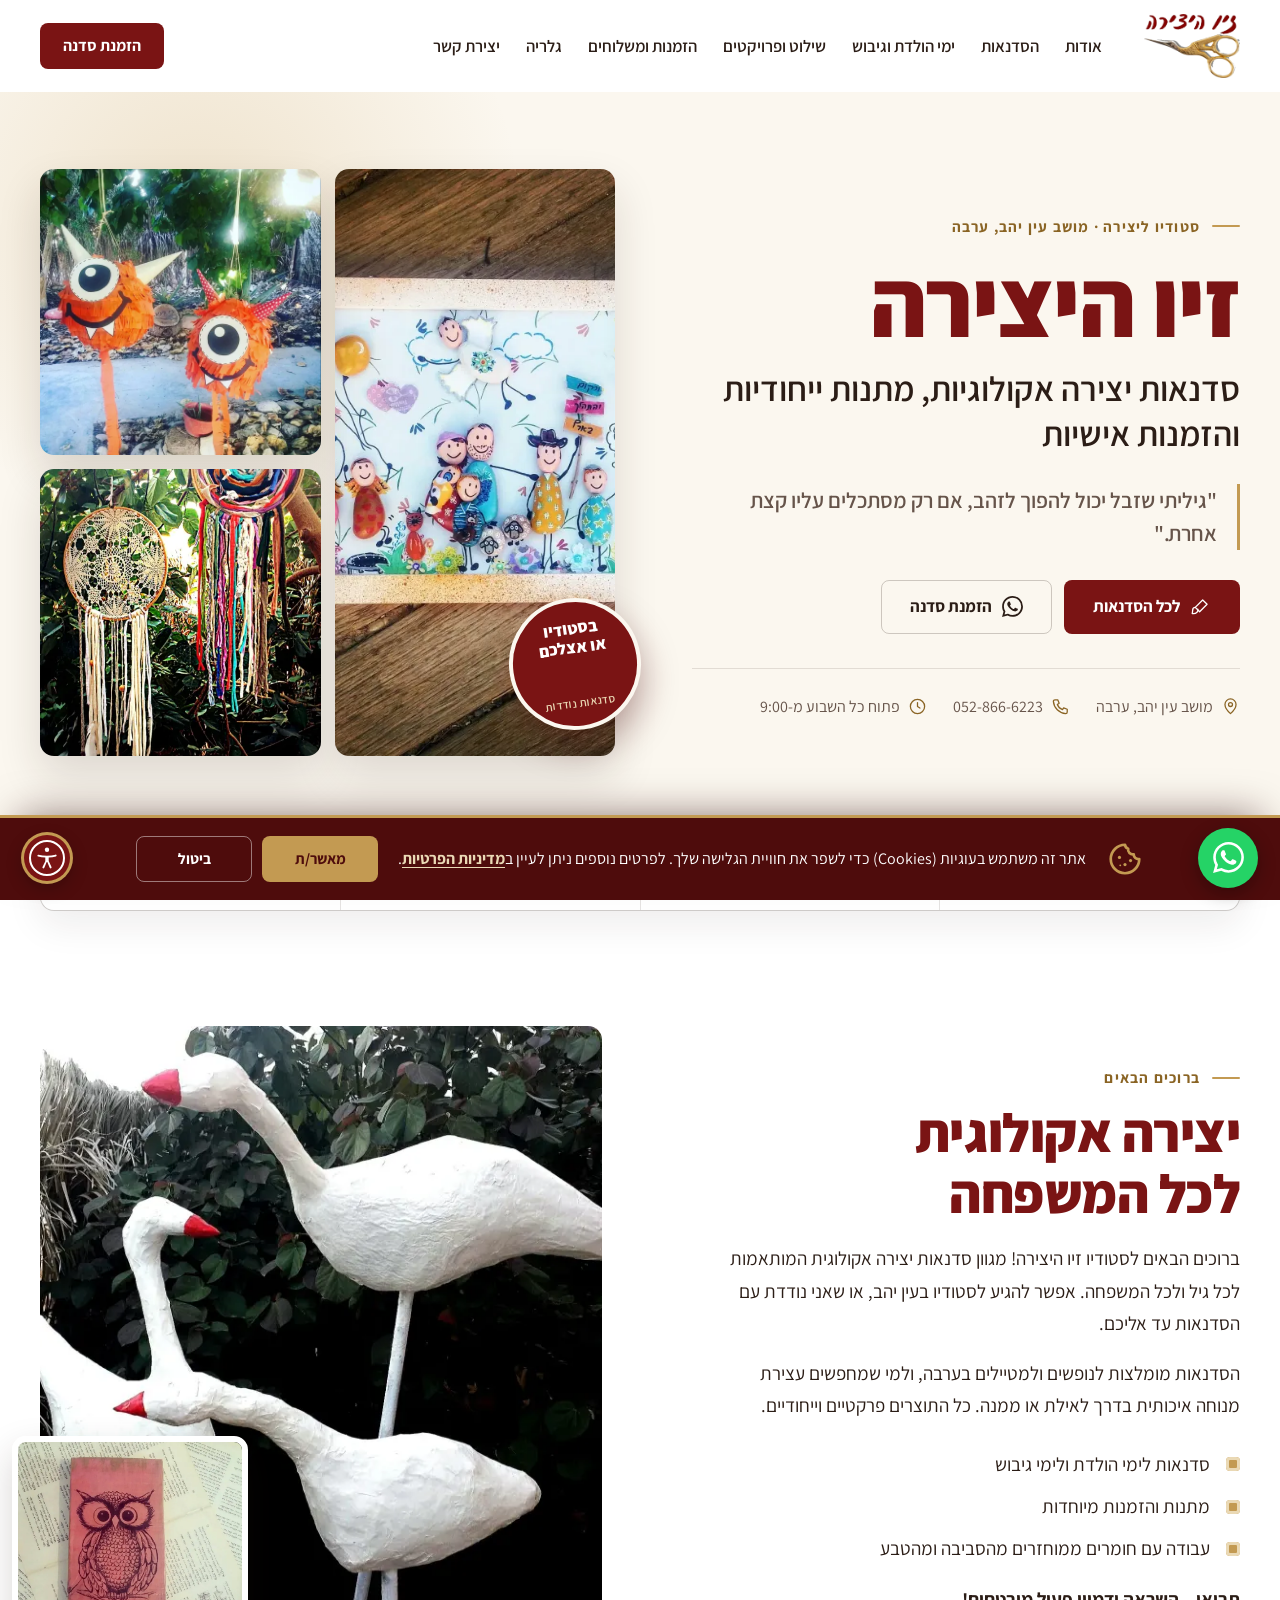
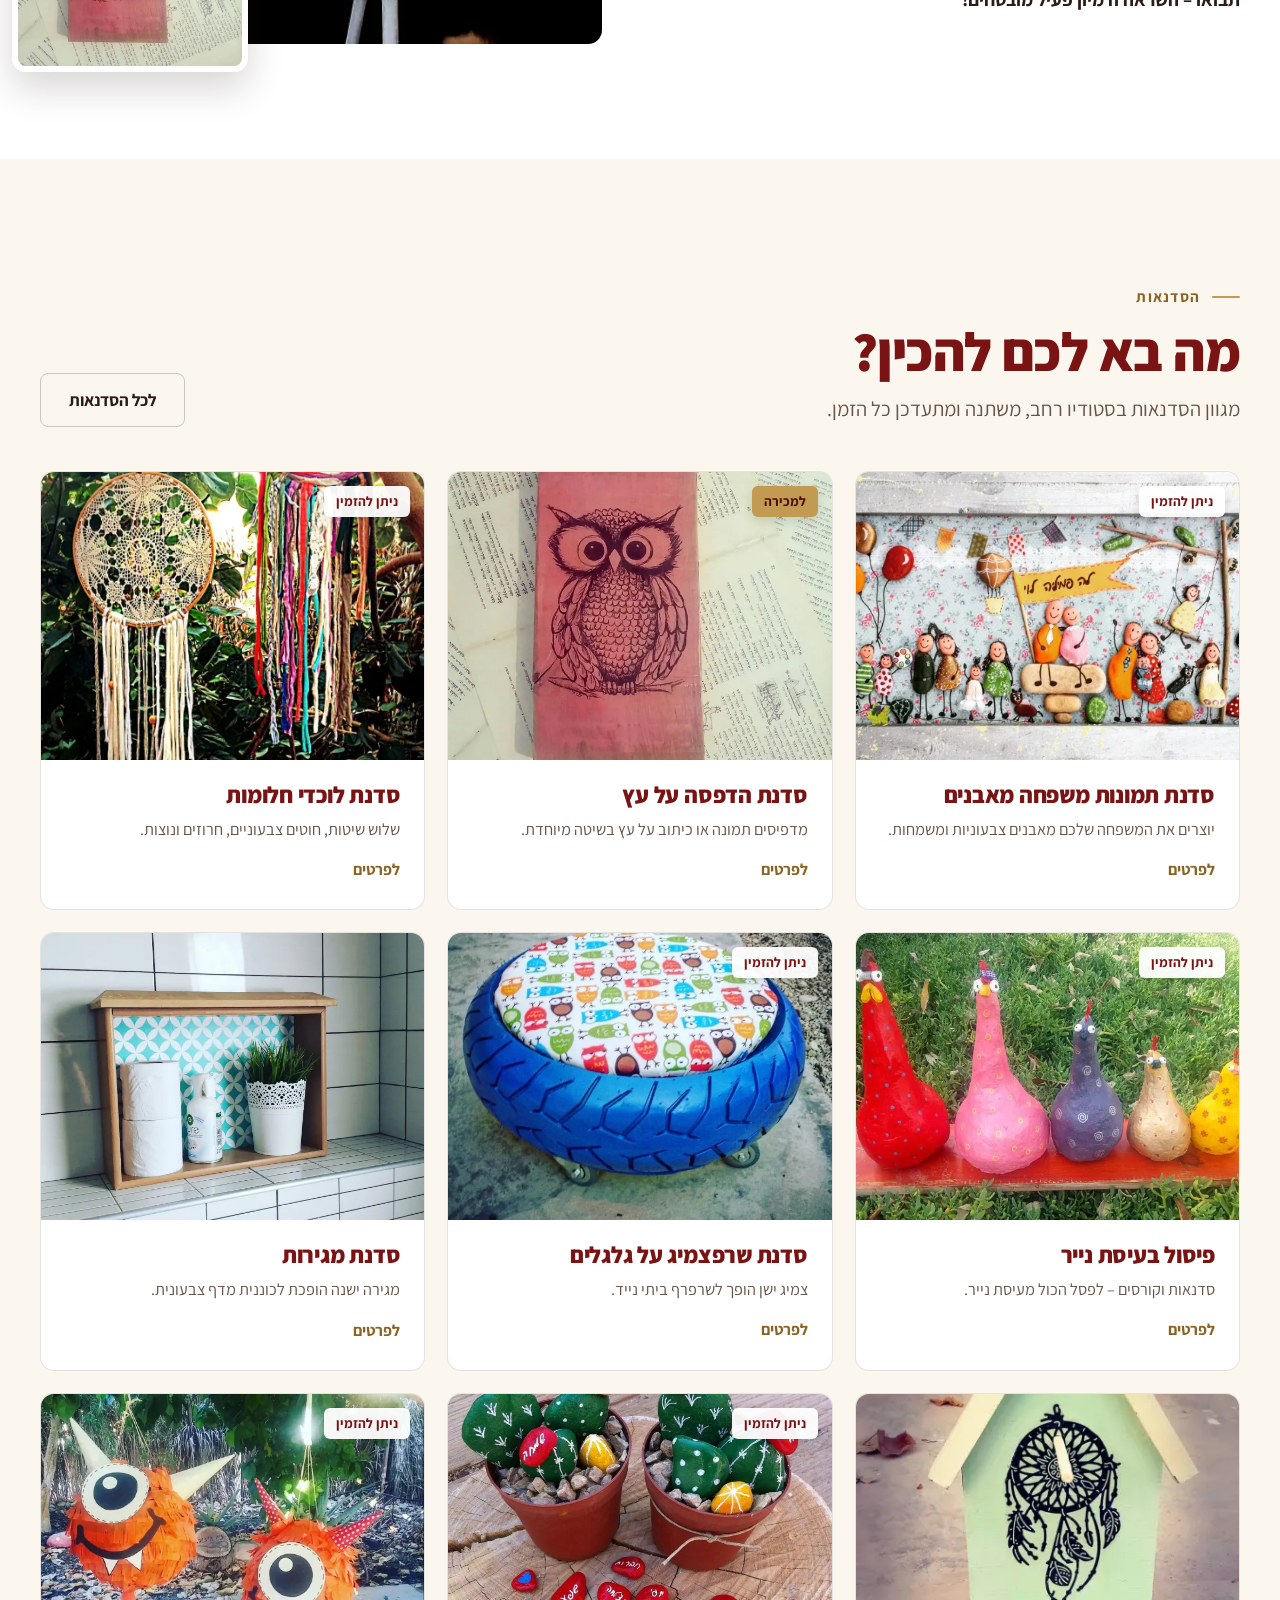
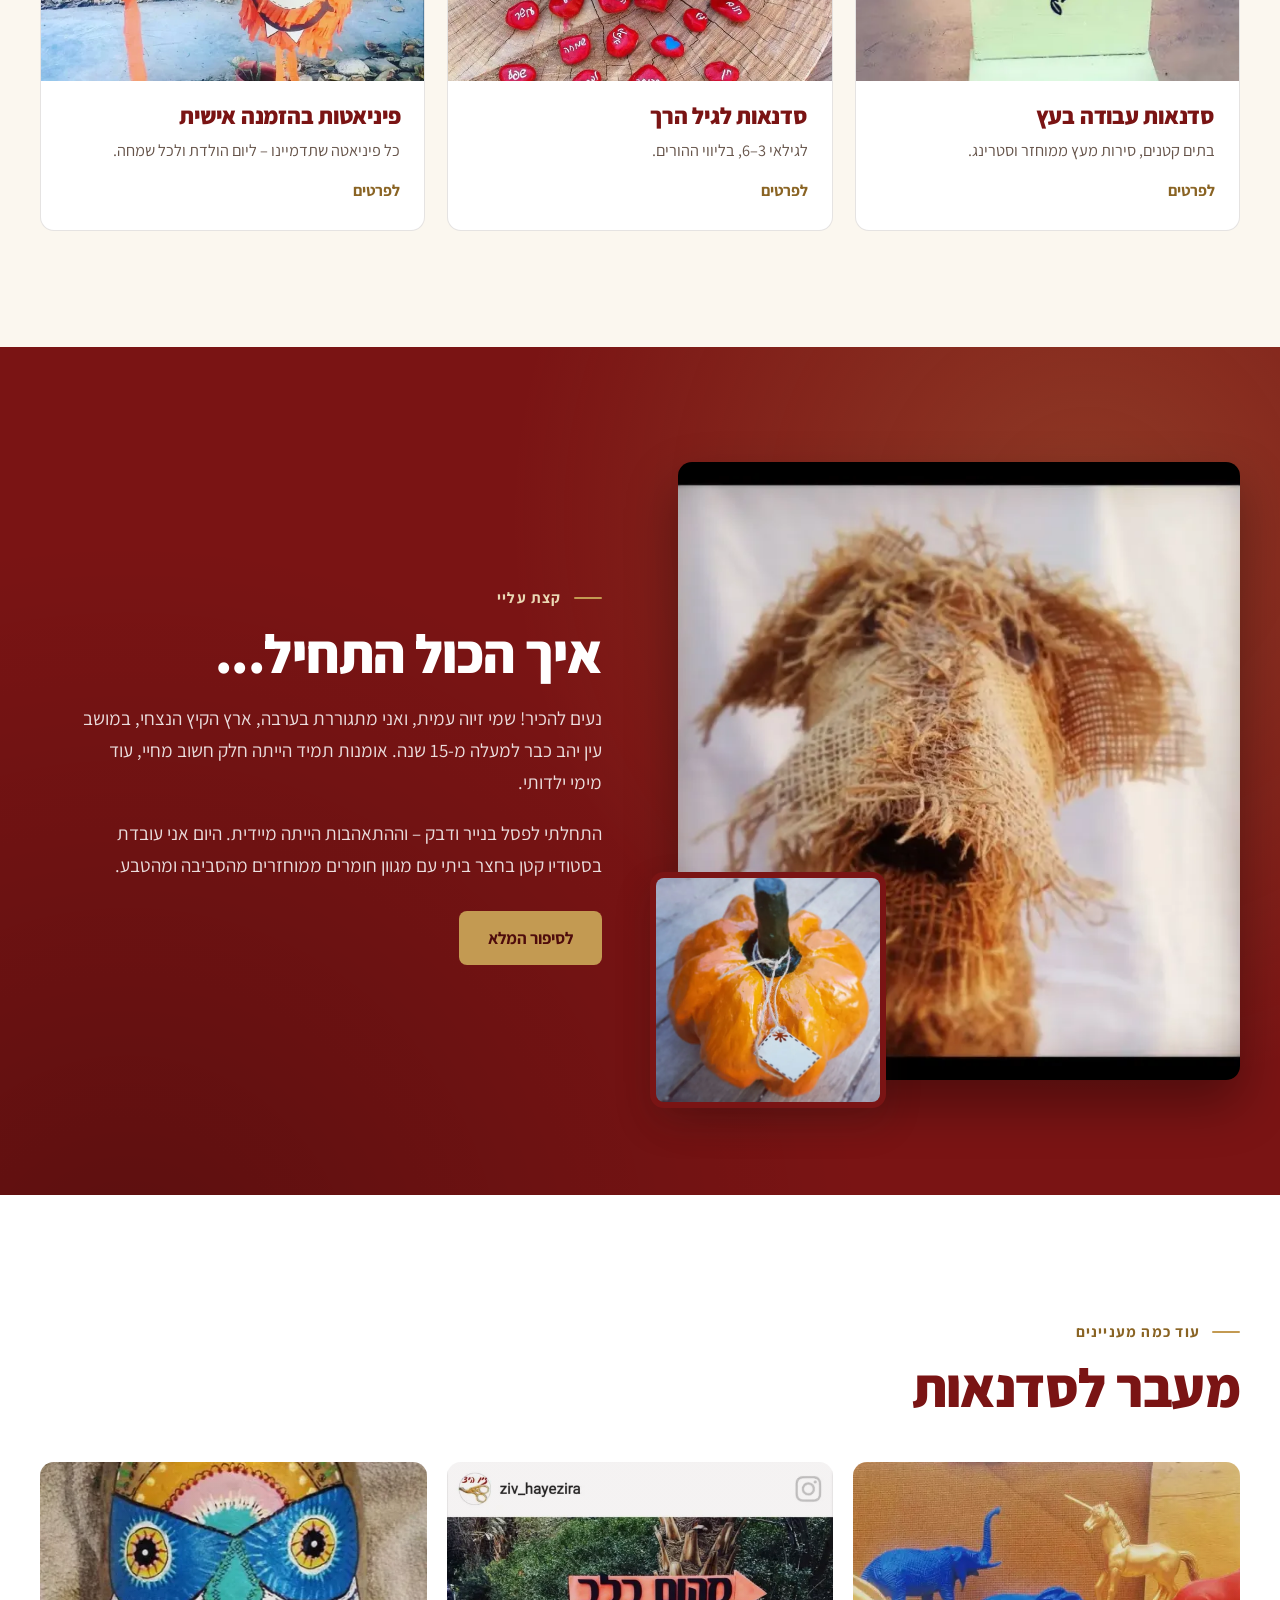
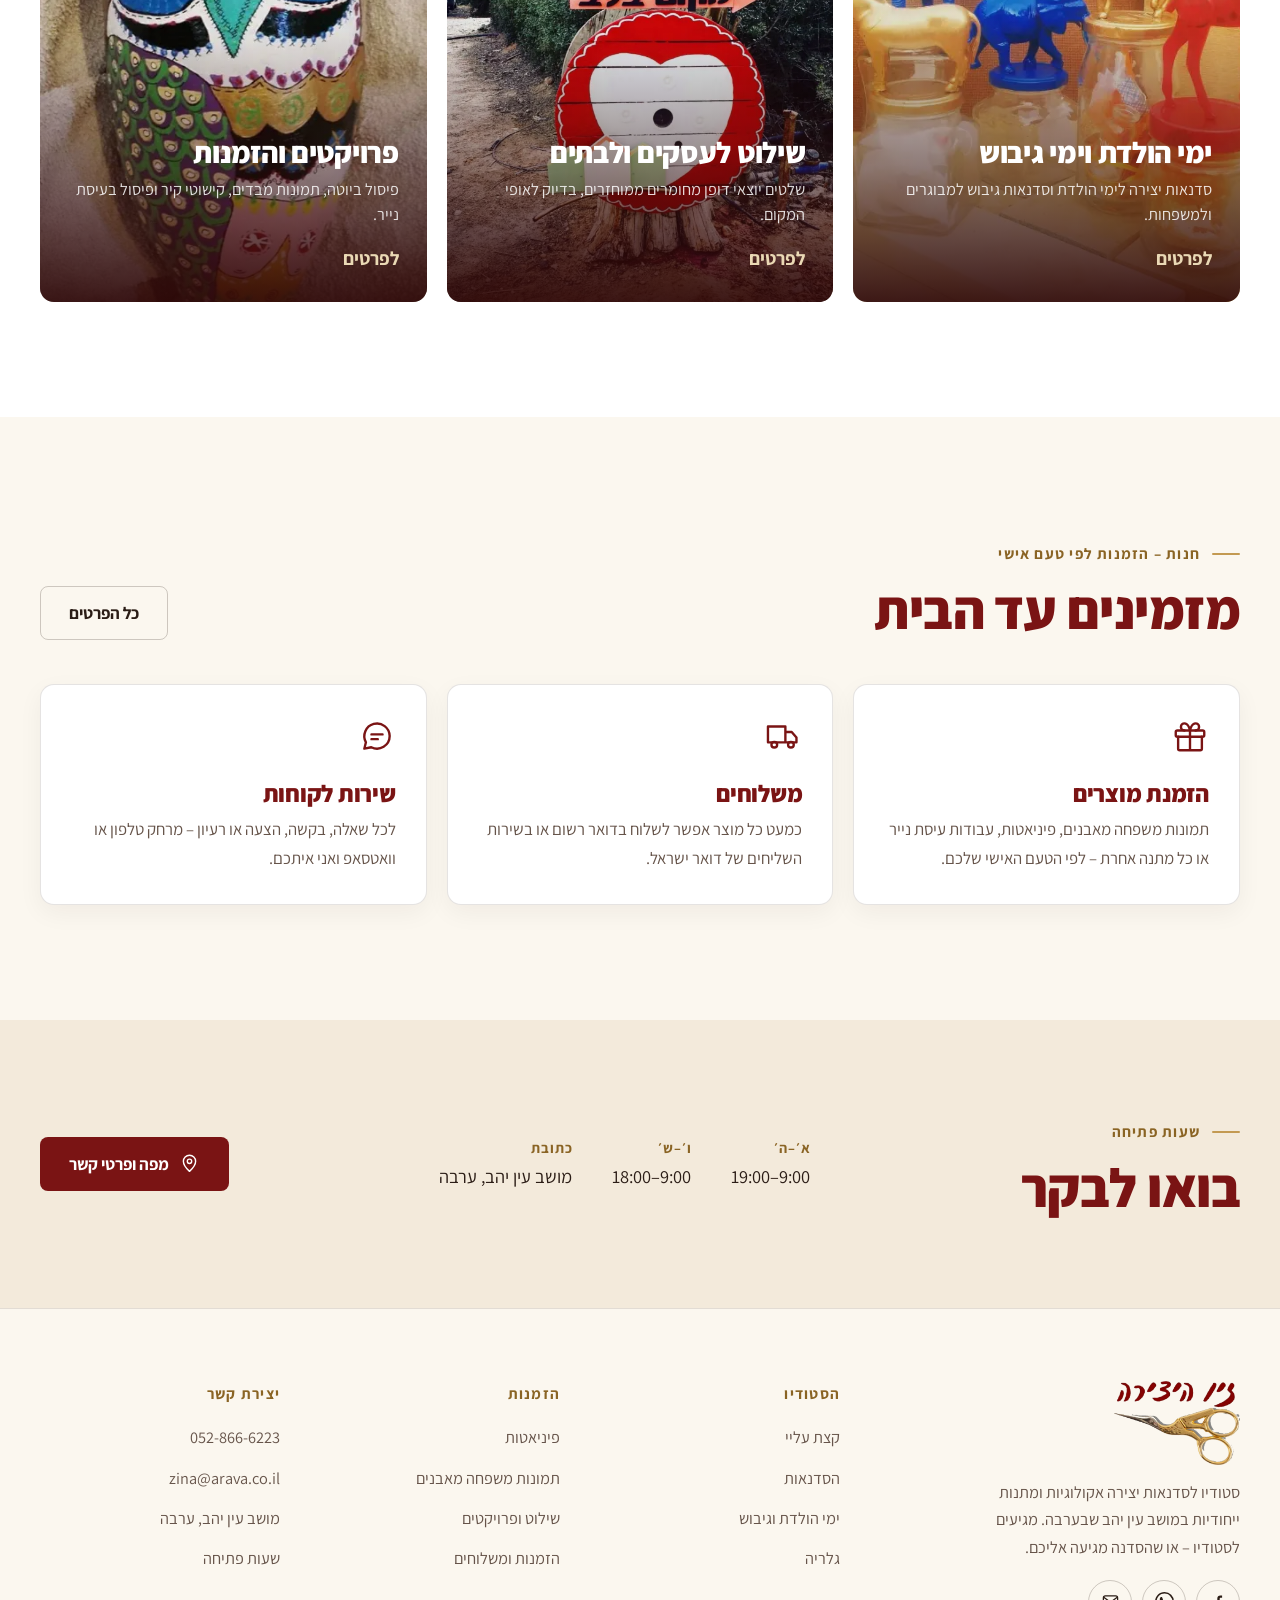
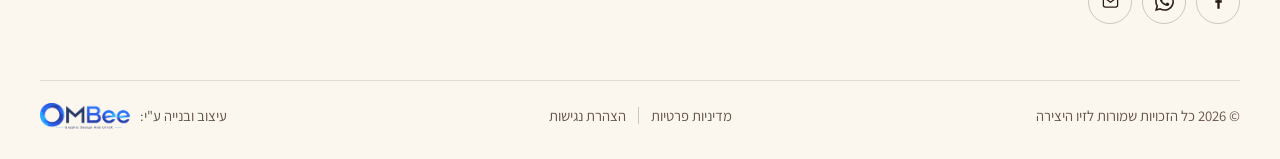
<file: index.html>
<!doctype html>
<html lang="he" dir="rtl">
<head>
<meta charset="utf-8">
<meta name="viewport" content="width=device-width, initial-scale=1, viewport-fit=cover">
<title>זיו היצירה · סדנאות יצירה אקולוגיות ומתנות ייחודיות · עין יהב</title>
<meta name="description" content="זיו היצירה – סטודיו לסדנאות יצירה אקולוגיות ומתנות ייחודיות במושב עין יהב שבערבה. סדנאות לכל המשפחה, ימי הולדת וגיבוש, פיניאטות, תמונות משפחה מאבנים ועבודות בהזמנה אישית.">
<meta name="theme-color" content="#7a1414">
<meta property="og:type" content="website">
<meta property="og:locale" content="he_IL">
<meta property="og:site_name" content="זיו היצירה">
<meta property="og:title" content="זיו היצירה · סדנאות יצירה אקולוגיות ומתנות ייחודיות · עין יהב">
<meta property="og:description" content="זיו היצירה – סטודיו לסדנאות יצירה אקולוגיות ומתנות ייחודיות במושב עין יהב שבערבה. סדנאות לכל המשפחה, ימי הולדת וגיבוש, פיניאטות, תמונות משפחה מאבנים ועבודות בהזמנה אישית.">
<meta property="og:image" content="images/stones-1.webp">
<link rel="icon" type="image/webp" href="images/logo-ziv%20yetzira.webp">
<link rel="apple-touch-icon" href="images/logo-ziv%20yetzira.webp">
<script>if(innerWidth>1600)document.documentElement.style.zoom=Math.min(innerWidth/1600,2.2)</script>
<link rel="stylesheet" href="css/site.css">
</head>
<body>
<a class="skip" href="#main">דלג לתוכן</a>
<header class="site-header">
  <div class="wrap">
    <button class="burger" type="button" aria-label="פתיחת תפריט" aria-expanded="false" aria-controls="site-nav"><svg viewBox="0 0 24 24" aria-hidden="true"><path d="M3.5 6.5h17M3.5 12h17M3.5 17.5h17"/></svg></button>
    <a class="brand" href="index.html" aria-label="זיו היצירה – דף הבית"><img src="images/logo-ziv%20yetzira.webp" alt="זיו היצירה" width="903" height="603"></a>
    <nav class="nav" id="site-nav" aria-label="ניווט ראשי">
      <div class="drawer-head">
        <a class="drawer-logo" href="index.html"><img src="images/logo-ziv%20yetzira.webp" alt="זיו היצירה" width="903" height="603"></a>
        <button class="drawer-x" type="button" aria-label="סגירת תפריט"><svg viewBox="0 0 24 24" fill="none" stroke="currentColor" stroke-width="1.8" stroke-linecap="round" aria-hidden="true"><path d="M6 6l12 12M18 6 6 18"/></svg></button>
      </div>
      <div class="drawer-links">
        <a href="about.html">אודות</a>
        <a href="workshops.html">הסדנאות</a>
        <a href="events.html">ימי הולדת וגיבוש</a>
        <a href="projects.html">שילוט ופרויקטים</a>
        <a href="orders.html">הזמנות ומשלוחים</a>
        <a href="gallery.html">גלריה</a>
        <a href="contact.html">יצירת קשר</a>
      </div>
      <div class="drawer-cta">
        <a class="btn btn-primary" href="https://wa.me/972528666223?text=%D7%94%D7%99%D7%99%20%D7%96%D7%99%D7%95%D7%94%2C%20%D7%94%D7%92%D7%A2%D7%AA%D7%99%20%D7%93%D7%A8%D7%9A%20%D7%94%D7%90%D7%AA%D7%A8%20%D7%95%D7%90%D7%A9%D7%9E%D7%97%20%D7%9C%D7%A9%D7%9E%D7%95%D7%A2%20%D7%A4%D7%A8%D7%98%D7%99%D7%9D%20%D7%A2%D7%9C%20%D7%94%D7%A1%D7%93%D7%A0%D7%90%D7%95%D7%AA" target="_blank" rel="noopener"><svg viewBox="0 0 24 24" fill="currentColor" aria-hidden="true"><path d="M17.472 14.382c-.297-.149-1.758-.867-2.03-.967-.273-.099-.471-.148-.67.15-.197.297-.767.966-.94 1.164-.173.199-.347.223-.644.075-.297-.15-1.255-.463-2.39-1.475-.883-.788-1.48-1.761-1.653-2.059-.173-.297-.018-.458.13-.606.134-.133.298-.347.446-.52.149-.174.198-.298.298-.497.099-.198.05-.371-.025-.52-.075-.149-.669-1.612-.916-2.207-.242-.579-.487-.5-.669-.51-.173-.008-.371-.01-.57-.01-.198 0-.52.074-.792.372-.272.297-1.04 1.016-1.04 2.479 0 1.462 1.065 2.875 1.213 3.074.149.198 2.096 3.2 5.077 4.487.709.306 1.262.489 1.694.625.712.227 1.36.195 1.871.118.571-.085 1.758-.719 2.006-1.413.248-.694.248-1.289.173-1.413-.074-.124-.272-.198-.57-.347m-5.421 7.403h-.004a9.87 9.87 0 0 1-5.031-1.378l-.361-.214-3.741.982.998-3.648-.235-.374a9.86 9.86 0 0 1-1.51-5.26c.001-5.45 4.436-9.884 9.888-9.884 2.64 0 5.122 1.03 6.988 2.898a9.825 9.825 0 0 1 2.893 6.994c-.003 5.45-4.437 9.884-9.885 9.884m8.413-18.297A11.815 11.815 0 0 0 12.05 0C5.495 0 .16 5.335.157 11.892c0 2.096.547 4.142 1.588 5.945L.057 24l6.305-1.654a11.882 11.882 0 0 0 5.683 1.448h.005c6.554 0 11.89-5.335 11.893-11.893a11.821 11.821 0 0 0-3.48-8.413Z"/></svg> הזמנת סדנה</a>
        <div class="drawer-contact">
          <a href="tel:0528666223"><svg viewBox="0 0 24 24" fill="none" stroke="currentColor" stroke-width="1.6" stroke-linecap="round" stroke-linejoin="round" aria-hidden="true"><path d="M5 3.5h3.5l1.8 4.5-2.3 1.5a11 11 0 0 0 6.5 6.5l1.5-2.3 4.5 1.8V19a2 2 0 0 1-2 2A17 17 0 0 1 3 5.5a2 2 0 0 1 2-2Z"/></svg> <bdi dir="ltr">052-866-6223</bdi></a>
          <a href="https://waze.com/ul?q=%D7%A2%D7%99%D7%9F%20%D7%99%D7%94%D7%91&navigate=yes" target="_blank" rel="noopener"><svg viewBox="0 0 24 24" fill="none" stroke="currentColor" stroke-width="1.6" stroke-linecap="round" stroke-linejoin="round" aria-hidden="true"><path d="M12 21s-7-6.2-7-11.5a7 7 0 0 1 14 0C19 14.8 12 21 12 21Z"/><circle cx="12" cy="9.5" r="2.5"/></svg> Waze</a>
        </div>
      </div>
    </nav>
    <div class="nav-scrim" hidden></div>
    <a class="btn btn-primary header-cta" href="https://wa.me/972528666223?text=%D7%94%D7%99%D7%99%20%D7%96%D7%99%D7%95%D7%94%2C%20%D7%94%D7%92%D7%A2%D7%AA%D7%99%20%D7%93%D7%A8%D7%9A%20%D7%94%D7%90%D7%AA%D7%A8%20%D7%95%D7%90%D7%A9%D7%9E%D7%97%20%D7%9C%D7%A9%D7%9E%D7%95%D7%A2%20%D7%A4%D7%A8%D7%98%D7%99%D7%9D%20%D7%A2%D7%9C%20%D7%94%D7%A1%D7%93%D7%A0%D7%90%D7%95%D7%AA" target="_blank" rel="noopener">הזמנת סדנה</a>
  </div>
</header>
<main id="main">
<section class="hero" aria-labelledby="hero-title">
  <div class="wrap hero-grid">
    <div>
      <span class="eyebrow">סטודיו ליצירה · מושב עין יהב, ערבה</span>
      <h1 id="hero-title">זיו היצירה<em>סדנאות יצירה אקולוגיות, מתנות ייחודיות והזמנות אישיות</em></h1>
      <p class="quote">"גיליתי שזבל יכול להפוך לזהב, אם רק מסתכלים עליו קצת אחרת."</p>
      <div class="actions">
        <a class="btn btn-primary" href="workshops.html"><svg viewBox="0 0 24 24" fill="none" stroke="currentColor" stroke-width="1.5" stroke-linecap="round" stroke-linejoin="round" aria-hidden="true"><path d="M14.5 4.5 19.5 9.5 11 18l-5-5 8.5-8.5Z"/><path d="M6 13c-2 0-3 1.5-3 3.5S2.5 20 2.5 20s3.5.5 5.5-1.5c1-1 1.5-2 1-3.5"/></svg> לכל הסדנאות</a>
        <a class="btn btn-ghost" href="https://wa.me/972528666223?text=%D7%94%D7%99%D7%99%20%D7%96%D7%99%D7%95%D7%94%2C%20%D7%94%D7%92%D7%A2%D7%AA%D7%99%20%D7%93%D7%A8%D7%9A%20%D7%94%D7%90%D7%AA%D7%A8%20%D7%95%D7%90%D7%A9%D7%9E%D7%97%20%D7%9C%D7%A9%D7%9E%D7%95%D7%A2%20%D7%A4%D7%A8%D7%98%D7%99%D7%9D%20%D7%A2%D7%9C%20%D7%94%D7%A1%D7%93%D7%A0%D7%90%D7%95%D7%AA" target="_blank" rel="noopener"><svg viewBox="0 0 24 24" fill="currentColor" aria-hidden="true"><path d="M17.472 14.382c-.297-.149-1.758-.867-2.03-.967-.273-.099-.471-.148-.67.15-.197.297-.767.966-.94 1.164-.173.199-.347.223-.644.075-.297-.15-1.255-.463-2.39-1.475-.883-.788-1.48-1.761-1.653-2.059-.173-.297-.018-.458.13-.606.134-.133.298-.347.446-.52.149-.174.198-.298.298-.497.099-.198.05-.371-.025-.52-.075-.149-.669-1.612-.916-2.207-.242-.579-.487-.5-.669-.51-.173-.008-.371-.01-.57-.01-.198 0-.52.074-.792.372-.272.297-1.04 1.016-1.04 2.479 0 1.462 1.065 2.875 1.213 3.074.149.198 2.096 3.2 5.077 4.487.709.306 1.262.489 1.694.625.712.227 1.36.195 1.871.118.571-.085 1.758-.719 2.006-1.413.248-.694.248-1.289.173-1.413-.074-.124-.272-.198-.57-.347m-5.421 7.403h-.004a9.87 9.87 0 0 1-5.031-1.378l-.361-.214-3.741.982.998-3.648-.235-.374a9.86 9.86 0 0 1-1.51-5.26c.001-5.45 4.436-9.884 9.888-9.884 2.64 0 5.122 1.03 6.988 2.898a9.825 9.825 0 0 1 2.893 6.994c-.003 5.45-4.437 9.884-9.885 9.884m8.413-18.297A11.815 11.815 0 0 0 12.05 0C5.495 0 .16 5.335.157 11.892c0 2.096.547 4.142 1.588 5.945L.057 24l6.305-1.654a11.882 11.882 0 0 0 5.683 1.448h.005c6.554 0 11.89-5.335 11.893-11.893a11.821 11.821 0 0 0-3.48-8.413Z"/></svg> הזמנת סדנה</a>
      </div>
      <div class="hero-meta">
        <span><svg viewBox="0 0 24 24" fill="none" stroke="currentColor" stroke-width="1.6" stroke-linecap="round" stroke-linejoin="round" aria-hidden="true"><path d="M12 21s-7-6.2-7-11.5a7 7 0 0 1 14 0C19 14.8 12 21 12 21Z"/><circle cx="12" cy="9.5" r="2.5"/></svg> מושב עין יהב, ערבה</span>
        <a href="tel:0528666223"><svg viewBox="0 0 24 24" fill="none" stroke="currentColor" stroke-width="1.6" stroke-linecap="round" stroke-linejoin="round" aria-hidden="true"><path d="M5 3.5h3.5l1.8 4.5-2.3 1.5a11 11 0 0 0 6.5 6.5l1.5-2.3 4.5 1.8V19a2 2 0 0 1-2 2A17 17 0 0 1 3 5.5a2 2 0 0 1 2-2Z"/></svg> <bdi dir="ltr">052-866-6223</bdi></a>
        <span><svg viewBox="0 0 24 24" fill="none" stroke="currentColor" stroke-width="1.6" stroke-linecap="round" stroke-linejoin="round" aria-hidden="true"><circle cx="12" cy="12" r="9"/><path d="M12 7v5l3 2"/></svg> פתוח כל השבוע מ-9:00</span>
      </div>
    </div>
    <div class="hero-visual">
      <div class="collage">
        <figure><img src="images/stones-2-thumb.webp" alt="תמונת משפחה מאבנים" fetchpriority="high"></figure>
        <figure><img src="images/pinata-1-thumb.webp" alt="פיניאטות מפלצתיות" fetchpriority="high"></figure>
        <figure><img src="images/dreamcatcher-1-thumb.webp" alt="לוכדי חלומות" fetchpriority="high"></figure>
      </div>
      <div class="hero-badge">בסטודיו<br>או אצלכם<small>סדנאות נודדות</small></div>
    </div>
  </div>
</section>

<section class="quick" aria-label="קיצורי דרך">
  <div class="wrap">
    <div class="quick-grid">
      <a href="workshops.html"><svg viewBox="0 0 24 24" fill="none" stroke="currentColor" stroke-width="1.5" stroke-linecap="round" stroke-linejoin="round" aria-hidden="true"><path d="M14.5 4.5 19.5 9.5 11 18l-5-5 8.5-8.5Z"/><path d="M6 13c-2 0-3 1.5-3 3.5S2.5 20 2.5 20s3.5.5 5.5-1.5c1-1 1.5-2 1-3.5"/></svg><span>סדנאות יצירה<small>לכל גיל ולכל המשפחה</small></span></a>
      <a href="events.html"><svg viewBox="0 0 24 24" fill="none" stroke="currentColor" stroke-width="1.5" stroke-linecap="round" stroke-linejoin="round" aria-hidden="true"><path d="M4 21h16M5 21v-7a2 2 0 0 1 2-2h10a2 2 0 0 1 2 2v7M5 16c1.5 1 3 1 4.5 0s3-1 4.5 0 3 1 4.5 0M12 12V8M12 4.5c.8.8.8 2 0 2.5-.8-.5-.8-1.7 0-2.5Z"/></svg><span>ימי הולדת וגיבוש<small>סדנה בהתאמה אישית</small></span></a>
      <a href="workshops.html#pinata"><svg viewBox="0 0 24 24" fill="none" stroke="currentColor" stroke-width="1.5" stroke-linecap="round" stroke-linejoin="round" aria-hidden="true"><rect x="3" y="8.5" width="18" height="4" rx="1"/><path d="M4.5 12.5V20a1 1 0 0 0 1 1h13a1 1 0 0 0 1-1v-7.5M12 8.5V21M12 8.5S11 4 8.5 4a2.2 2.2 0 0 0 0 4.5M12 8.5S13 4 15.5 4a2.2 2.2 0 0 1 0 4.5"/></svg><span>פיניאטות ומתנות<small>בהזמנה אישית</small></span></a>
      <a href="orders.html"><svg viewBox="0 0 24 24" fill="none" stroke="currentColor" stroke-width="1.5" stroke-linecap="round" stroke-linejoin="round" aria-hidden="true"><path d="M2.5 6h11v10h-11zM13.5 9.5h4l3 3.5v3h-7"/><circle cx="6.5" cy="17.5" r="1.8"/><circle cx="17" cy="17.5" r="1.8"/></svg><span>הזמנות ומשלוחים<small>עד הבית, בכל הארץ</small></span></a>
    </div>
  </div>
</section>

<section class="section" aria-labelledby="welcome-title">
  <div class="wrap split">
    <div class="reveal">
      <span class="eyebrow">ברוכים הבאים</span>
      <h2 class="section-title" id="welcome-title">יצירה אקולוגית<br>לכל המשפחה</h2>
      <p>ברוכים הבאים לסטודיו זיו היצירה! מגוון סדנאות יצירה אקולוגית המותאמות לכל גיל ולכל המשפחה. אפשר להגיע לסטודיו בעין יהב, או שאני נודדת עם הסדנאות עד אליכם.</p>
      <p>הסדנאות מומלצות לנופשים ולמטיילים בערבה, ולמי שמחפשים עצירת מנוחה איכותית בדרך לאילת או ממנה. כל התוצרים פרקטיים וייחודיים.</p>
      <ul class="ticks">
        <li>סדנאות לימי הולדת ולימי גיבוש</li>
        <li>מתנות והזמנות מיוחדות</li>
        <li>עבודה עם חומרים ממוחזרים מהסביבה ומהטבע</li>
      </ul>
      <p><strong>תבואו – השראה ודמיון פעיל מובטחים!</strong></p>
    </div>
    <figure class="reveal">
      <img src="images/papier-2-thumb.webp" alt="ברבורים מעיסת נייר לחצר" loading="lazy">
      <div class="stamp"><img src="images/woodprint-1-thumb.webp" alt="הדפסה על עץ – ינשופון" loading="lazy"></div>
    </figure>
  </div>
</section>

<section class="section cream" aria-labelledby="ws-title">
  <div class="wrap">
    <div class="section-head">
      <div>
        <span class="eyebrow">הסדנאות</span>
        <h2 class="section-title" id="ws-title">מה בא לכם להכין?</h2>
        <p class="lead">מגוון הסדנאות בסטודיו רחב, משתנה ומתעדכן כל הזמן.</p>
      </div>
      <a class="btn btn-ghost" href="workshops.html">לכל הסדנאות</a>
    </div>
    <div class="cards">
      <a class="card reveal" href="workshops.html#stones"><div class="ph"><span class="tag">ניתן להזמין</span><img src="images/stones-1-thumb.webp" alt="תמונת משפחה מאבנים" loading="lazy"></div><div class="body"><h3>סדנת תמונות משפחה מאבנים</h3><p>יוצרים את המשפחה שלכם מאבנים צבעוניות ומשמחות.</p><span class="more">לפרטים</span></div></a>
      <a class="card reveal" href="workshops.html#woodprint"><div class="ph"><span class="tag sale">למכירה</span><img src="images/woodprint-1-thumb.webp" alt="הדפסה על עץ – ינשופון" loading="lazy"></div><div class="body"><h3>סדנת הדפסה על עץ</h3><p>מדפיסים תמונה או כיתוב על עץ בשיטה מיוחדת.</p><span class="more">לפרטים</span></div></a>
      <a class="card reveal" href="workshops.html#dreamcatcher"><div class="ph"><span class="tag">ניתן להזמין</span><img src="images/dreamcatcher-1-thumb.webp" alt="לוכדי חלומות" loading="lazy"></div><div class="body"><h3>סדנת לוכדי חלומות</h3><p>שלוש שיטות, חוטים צבעוניים, חרוזים ונוצות.</p><span class="more">לפרטים</span></div></a>
      <a class="card reveal" href="workshops.html#papier"><div class="ph"><span class="tag">ניתן להזמין</span><img src="images/papier-1-thumb.webp" alt="משפחת תרנגולים ארוכי צוואר מעיסת נייר" loading="lazy"></div><div class="body"><h3>פיסול בעיסת נייר</h3><p>סדנאות וקורסים – לפסל הכול מעיסת נייר.</p><span class="more">לפרטים</span></div></a>
      <a class="card reveal" href="workshops.html#tire"><div class="ph"><span class="tag">ניתן להזמין</span><img src="images/tire-1-thumb.webp" alt="שרפצמיג על גלגלים" loading="lazy"></div><div class="body"><h3>סדנת שרפצמיג על גלגלים</h3><p>צמיג ישן הופך לשרפרף ביתי נייד.</p><span class="more">לפרטים</span></div></a>
      <a class="card reveal" href="workshops.html#drawer"><div class="ph"><img src="images/drawer-1-thumb.webp" alt="מגירה לנוי" loading="lazy"></div><div class="body"><h3>סדנת מגירות</h3><p>מגירה ישנה הופכת לכוננית מדף צבעונית.</p><span class="more">לפרטים</span></div></a>
      <a class="card reveal" href="workshops.html#wood"><div class="ph"><img src="images/wood-1-thumb.webp" alt="מתלה בצורת בית עם מדף ווים לתלייה, בשילוב הדפסה על עץ" loading="lazy"></div><div class="body"><h3>סדנאות עבודה בעץ</h3><p>בתים קטנים, סירות מעץ ממוחזר וסטרינג.</p><span class="more">לפרטים</span></div></a>
      <a class="card reveal" href="workshops.html#kids"><div class="ph"><span class="tag">ניתן להזמין</span><img src="images/kids-1-thumb.webp" alt="קקטוסים מאבנים עם מילים מעצימות" loading="lazy"></div><div class="body"><h3>סדנאות לגיל הרך</h3><p>לגילאי 3–6, בליווי ההורים.</p><span class="more">לפרטים</span></div></a>
      <a class="card reveal" href="workshops.html#pinata"><div class="ph"><span class="tag">ניתן להזמין</span><img src="images/pinata-1-thumb.webp" alt="פיניאטות מפלצתיות" loading="lazy"></div><div class="body"><h3>פיניאטות בהזמנה אישית</h3><p>כל פיניאטה שתדמיינו – ליום הולדת ולכל שמחה.</p><span class="more">לפרטים</span></div></a>
    </div>
  </div>
</section>

<section class="section band" aria-labelledby="about-title">
  <div class="wrap split">
    <figure class="reveal">
      <img src="images/about-jute-dog-thumb.webp" alt="כלב מבד יוטה" loading="lazy">
      <div class="stamp"><img src="images/about-pumpkin-thumb.webp" alt="דלעת בגודל אמיתי מעיסת נייר" loading="lazy"></div>
    </figure>
    <div class="reveal">
      <span class="eyebrow">קצת עליי</span>
      <h2 class="section-title" id="about-title">איך הכול התחיל...</h2>
      <p>נעים להכיר! שמי זיוה עמית, ואני מתגוררת בערבה, ארץ הקיץ הנצחי, במושב עין יהב כבר למעלה מ-15 שנה. אומנות תמיד הייתה חלק חשוב מחיי, עוד מימי ילדותי.</p>
      <p>התחלתי לפסל בנייר ודבק – וההתאהבות הייתה מיידית. היום אני עובדת בסטודיו קטן בחצר ביתי עם מגוון חומרים ממוחזרים מהסביבה ומהטבע.</p>
      <div class="actions"><a class="btn btn-gold" href="about.html">לסיפור המלא</a></div>
    </div>
  </div>
</section>

<section class="section" aria-labelledby="more-title">
  <div class="wrap">
    <div class="section-head">
      <div>
        <span class="eyebrow">עוד כמה מעניינים</span>
        <h2 class="section-title" id="more-title">מעבר לסדנאות</h2>
      </div>
    </div>
    <div class="tiles">
      <a class="tile reveal" href="events.html"><img src="images/events-1-thumb.webp" alt="" loading="lazy"><h3>ימי הולדת וימי גיבוש</h3><p>סדנאות יצירה לימי הולדת וסדנאות גיבוש למבוגרים ולמשפחות.</p><span class="more">לפרטים</span></a>
      <a class="tile reveal" href="projects.html#signs"><img src="images/signs-1-thumb.webp" alt="" loading="lazy"><h3>שילוט לעסקים ולבתים</h3><p>שלטים יוצאי דופן מחומרים ממוחזרים, בדיוק לאופי המקום.</p><span class="more">לפרטים</span></a>
      <a class="tile reveal" href="projects.html#projects"><img src="images/projects-3-thumb.webp" alt="" loading="lazy"><h3>פרויקטים והזמנות</h3><p>פיסול ביוטה, תמונות מבדים, קישוטי קיר ופיסול בעיסת נייר.</p><span class="more">לפרטים</span></a>
    </div>
  </div>
</section>

<section class="section cream" aria-labelledby="orders-title">
  <div class="wrap">
    <div class="section-head">
      <div>
        <span class="eyebrow">חנות – הזמנות לפי טעם אישי</span>
        <h2 class="section-title" id="orders-title">מזמינים עד הבית</h2>
      </div>
      <a class="btn btn-ghost" href="orders.html">כל הפרטים</a>
    </div>
    <div class="info-cards">
      <div class="info-card reveal"><svg viewBox="0 0 24 24" fill="none" stroke="currentColor" stroke-width="1.5" stroke-linecap="round" stroke-linejoin="round" aria-hidden="true"><rect x="3" y="8.5" width="18" height="4" rx="1"/><path d="M4.5 12.5V20a1 1 0 0 0 1 1h13a1 1 0 0 0 1-1v-7.5M12 8.5V21M12 8.5S11 4 8.5 4a2.2 2.2 0 0 0 0 4.5M12 8.5S13 4 15.5 4a2.2 2.2 0 0 1 0 4.5"/></svg><h3>הזמנת מוצרים</h3><p>תמונות משפחה מאבנים, פיניאטות, עבודות עיסת נייר או כל מתנה אחרת – לפי הטעם האישי שלכם.</p></div>
      <div class="info-card reveal"><svg viewBox="0 0 24 24" fill="none" stroke="currentColor" stroke-width="1.5" stroke-linecap="round" stroke-linejoin="round" aria-hidden="true"><path d="M2.5 6h11v10h-11zM13.5 9.5h4l3 3.5v3h-7"/><circle cx="6.5" cy="17.5" r="1.8"/><circle cx="17" cy="17.5" r="1.8"/></svg><h3>משלוחים</h3><p>כמעט כל מוצר אפשר לשלוח בדואר רשום או בשירות השליחים של דואר ישראל.</p></div>
      <div class="info-card reveal"><svg viewBox="0 0 24 24" fill="none" stroke="currentColor" stroke-width="1.5" stroke-linecap="round" stroke-linejoin="round" aria-hidden="true"><path d="M20 12a8 8 0 0 1-11.6 7.1L4 20l1-4A8 8 0 1 1 20 12Z"/><path d="M8.5 11h7M8.5 14h4"/></svg><h3>שירות לקוחות</h3><p>לכל שאלה, בקשה, הצעה או רעיון – מרחק טלפון או וואטסאפ ואני איתכם.</p></div>
    </div>
  </div>
</section>

<section class="visit-strip" aria-labelledby="visit-title">
  <div class="wrap">
    <div>
      <span class="eyebrow">שעות פתיחה</span>
      <h2 class="section-title" id="visit-title">בואו לבקר</h2>
    </div>
    <ul class="mini-hours">
      <li><strong>א׳–ה׳</strong> 9:00–19:00</li>
      <li><strong>ו׳–ש׳</strong> 9:00–18:00</li>
      <li><strong>כתובת</strong> מושב עין יהב, ערבה</li>
    </ul>
    <div class="actions" style="margin-top:0">
      <a class="btn btn-primary" href="contact.html"><svg viewBox="0 0 24 24" fill="none" stroke="currentColor" stroke-width="1.6" stroke-linecap="round" stroke-linejoin="round" aria-hidden="true"><path d="M12 21s-7-6.2-7-11.5a7 7 0 0 1 14 0C19 14.8 12 21 12 21Z"/><circle cx="12" cy="9.5" r="2.5"/></svg> מפה ופרטי קשר</a>
    </div>
  </div>
</section>
</main>
<footer class="site-footer">
  <div class="wrap">
    <div class="footer-grid">
      <div class="footer-brand">
        <img src="images/logo-ziv%20yetzira.webp" alt="זיו היצירה" width="903" height="603" loading="lazy">
        <p>סטודיו לסדנאות יצירה אקולוגיות ומתנות ייחודיות במושב עין יהב שבערבה. מגיעים לסטודיו – או שהסדנה מגיעה אליכם.</p>
        <div class="socials">
          <a href="https://www.facebook.com/ZIVHAYEZIRA/" target="_blank" rel="noopener" aria-label="פייסבוק"><svg viewBox="0 0 24 24" fill="currentColor" aria-hidden="true"><path d="M13.5 21v-7.5h2.5l.4-3h-2.9V8.6c0-.87.25-1.46 1.5-1.46h1.55V4.47A20 20 0 0 0 14.3 4.3c-2.25 0-3.8 1.37-3.8 3.9v2.3H8v3h2.5V21h3Z"/></svg></a>
          <a href="https://wa.me/972528666223?text=%D7%94%D7%99%D7%99%20%D7%96%D7%99%D7%95%D7%94%2C%20%D7%94%D7%92%D7%A2%D7%AA%D7%99%20%D7%93%D7%A8%D7%9A%20%D7%94%D7%90%D7%AA%D7%A8%20%D7%95%D7%90%D7%A9%D7%9E%D7%97%20%D7%9C%D7%A9%D7%9E%D7%95%D7%A2%20%D7%A4%D7%A8%D7%98%D7%99%D7%9D%20%D7%A2%D7%9C%20%D7%94%D7%A1%D7%93%D7%A0%D7%90%D7%95%D7%AA" target="_blank" rel="noopener" aria-label="וואטסאפ"><svg viewBox="0 0 24 24" fill="currentColor" aria-hidden="true"><path d="M17.472 14.382c-.297-.149-1.758-.867-2.03-.967-.273-.099-.471-.148-.67.15-.197.297-.767.966-.94 1.164-.173.199-.347.223-.644.075-.297-.15-1.255-.463-2.39-1.475-.883-.788-1.48-1.761-1.653-2.059-.173-.297-.018-.458.13-.606.134-.133.298-.347.446-.52.149-.174.198-.298.298-.497.099-.198.05-.371-.025-.52-.075-.149-.669-1.612-.916-2.207-.242-.579-.487-.5-.669-.51-.173-.008-.371-.01-.57-.01-.198 0-.52.074-.792.372-.272.297-1.04 1.016-1.04 2.479 0 1.462 1.065 2.875 1.213 3.074.149.198 2.096 3.2 5.077 4.487.709.306 1.262.489 1.694.625.712.227 1.36.195 1.871.118.571-.085 1.758-.719 2.006-1.413.248-.694.248-1.289.173-1.413-.074-.124-.272-.198-.57-.347m-5.421 7.403h-.004a9.87 9.87 0 0 1-5.031-1.378l-.361-.214-3.741.982.998-3.648-.235-.374a9.86 9.86 0 0 1-1.51-5.26c.001-5.45 4.436-9.884 9.888-9.884 2.64 0 5.122 1.03 6.988 2.898a9.825 9.825 0 0 1 2.893 6.994c-.003 5.45-4.437 9.884-9.885 9.884m8.413-18.297A11.815 11.815 0 0 0 12.05 0C5.495 0 .16 5.335.157 11.892c0 2.096.547 4.142 1.588 5.945L.057 24l6.305-1.654a11.882 11.882 0 0 0 5.683 1.448h.005c6.554 0 11.89-5.335 11.893-11.893a11.821 11.821 0 0 0-3.48-8.413Z"/></svg></a>
          <a href="mailto:zina@arava.co.il" aria-label="אימייל"><svg viewBox="0 0 24 24" fill="none" stroke="currentColor" stroke-width="1.6" stroke-linecap="round" stroke-linejoin="round" aria-hidden="true"><rect x="3" y="5" width="18" height="14" rx="2.5"/><path d="m3.5 6.5 8.5 6.5 8.5-6.5"/></svg></a>
        </div>
      </div>
      <div>
        <h4>הסטודיו</h4>
        <ul>
          <li><a href="about.html">קצת עליי</a></li>
          <li><a href="workshops.html">הסדנאות</a></li>
          <li><a href="events.html">ימי הולדת וגיבוש</a></li>
          <li><a href="gallery.html">גלריה</a></li>
        </ul>
      </div>
      <div>
        <h4>הזמנות</h4>
        <ul>
          <li><a href="workshops.html#pinata">פיניאטות</a></li>
          <li><a href="workshops.html#stones">תמונות משפחה מאבנים</a></li>
          <li><a href="projects.html">שילוט ופרויקטים</a></li>
          <li><a href="orders.html">הזמנות ומשלוחים</a></li>
        </ul>
      </div>
      <div>
        <h4>יצירת קשר</h4>
        <ul>
          <li><a href="tel:0528666223"><bdi dir="ltr">052-866-6223</bdi></a></li>
          <li><a href="mailto:zina@arava.co.il">zina@arava.co.il</a></li>
          <li><a href="https://maps.google.com/?cid=7895761527797647251" target="_blank" rel="noopener">מושב עין יהב, ערבה</a></li>
          <li><a href="contact.html">שעות פתיחה</a></li>
        </ul>
      </div>
    </div>
    <div class="footer-bottom">
      <span>© <span id="year">2026</span> כל הזכויות שמורות לזיו היצירה</span>
      <nav class="legal-links" aria-label="מידע משפטי"><a href="privacy.html">מדיניות פרטיות</a><a href="accessibility.html">הצהרת נגישות</a></nav>
      <span class="credit">עיצוב ובנייה ע"י: <a href="https://ombee.co.il" target="_blank" rel="noopener" aria-label="OMBee – עיצוב גרפי ובניית אתרים"><img src="images/ombee-logo.webp" alt="OMBee" width="800" height="230" loading="lazy"></a></span>
    </div>
  </div>
</footer>

<a class="wa-float" href="https://wa.me/972528666223?text=%D7%94%D7%99%D7%99%20%D7%96%D7%99%D7%95%D7%94%2C%20%D7%94%D7%92%D7%A2%D7%AA%D7%99%20%D7%93%D7%A8%D7%9A%20%D7%94%D7%90%D7%AA%D7%A8%20%D7%95%D7%90%D7%A9%D7%9E%D7%97%20%D7%9C%D7%A9%D7%9E%D7%95%D7%A2%20%D7%A4%D7%A8%D7%98%D7%99%D7%9D%20%D7%A2%D7%9C%20%D7%94%D7%A1%D7%93%D7%A0%D7%90%D7%95%D7%AA" target="_blank" rel="noopener" aria-label="שליחת הודעה בוואטסאפ"><svg viewBox="0 0 24 24" fill="currentColor" aria-hidden="true"><path d="M17.472 14.382c-.297-.149-1.758-.867-2.03-.967-.273-.099-.471-.148-.67.15-.197.297-.767.966-.94 1.164-.173.199-.347.223-.644.075-.297-.15-1.255-.463-2.39-1.475-.883-.788-1.48-1.761-1.653-2.059-.173-.297-.018-.458.13-.606.134-.133.298-.347.446-.52.149-.174.198-.298.298-.497.099-.198.05-.371-.025-.52-.075-.149-.669-1.612-.916-2.207-.242-.579-.487-.5-.669-.51-.173-.008-.371-.01-.57-.01-.198 0-.52.074-.792.372-.272.297-1.04 1.016-1.04 2.479 0 1.462 1.065 2.875 1.213 3.074.149.198 2.096 3.2 5.077 4.487.709.306 1.262.489 1.694.625.712.227 1.36.195 1.871.118.571-.085 1.758-.719 2.006-1.413.248-.694.248-1.289.173-1.413-.074-.124-.272-.198-.57-.347m-5.421 7.403h-.004a9.87 9.87 0 0 1-5.031-1.378l-.361-.214-3.741.982.998-3.648-.235-.374a9.86 9.86 0 0 1-1.51-5.26c.001-5.45 4.436-9.884 9.888-9.884 2.64 0 5.122 1.03 6.988 2.898a9.825 9.825 0 0 1 2.893 6.994c-.003 5.45-4.437 9.884-9.885 9.884m8.413-18.297A11.815 11.815 0 0 0 12.05 0C5.495 0 .16 5.335.157 11.892c0 2.096.547 4.142 1.588 5.945L.057 24l6.305-1.654a11.882 11.882 0 0 0 5.683 1.448h.005c6.554 0 11.89-5.335 11.893-11.893a11.821 11.821 0 0 0-3.48-8.413Z"/></svg></a>
<div class="mobile-bar">
  <a class="btn btn-primary" href="tel:0528666223"><svg viewBox="0 0 24 24" fill="none" stroke="currentColor" stroke-width="1.6" stroke-linecap="round" stroke-linejoin="round" aria-hidden="true"><path d="M5 3.5h3.5l1.8 4.5-2.3 1.5a11 11 0 0 0 6.5 6.5l1.5-2.3 4.5 1.8V19a2 2 0 0 1-2 2A17 17 0 0 1 3 5.5a2 2 0 0 1 2-2Z"/></svg> התקשרו</a>
  <a class="btn btn-wa" href="https://wa.me/972528666223?text=%D7%94%D7%99%D7%99%20%D7%96%D7%99%D7%95%D7%94%2C%20%D7%94%D7%92%D7%A2%D7%AA%D7%99%20%D7%93%D7%A8%D7%9A%20%D7%94%D7%90%D7%AA%D7%A8%20%D7%95%D7%90%D7%A9%D7%9E%D7%97%20%D7%9C%D7%A9%D7%9E%D7%95%D7%A2%20%D7%A4%D7%A8%D7%98%D7%99%D7%9D%20%D7%A2%D7%9C%20%D7%94%D7%A1%D7%93%D7%A0%D7%90%D7%95%D7%AA" target="_blank" rel="noopener"><svg viewBox="0 0 24 24" fill="currentColor" aria-hidden="true"><path d="M17.472 14.382c-.297-.149-1.758-.867-2.03-.967-.273-.099-.471-.148-.67.15-.197.297-.767.966-.94 1.164-.173.199-.347.223-.644.075-.297-.15-1.255-.463-2.39-1.475-.883-.788-1.48-1.761-1.653-2.059-.173-.297-.018-.458.13-.606.134-.133.298-.347.446-.52.149-.174.198-.298.298-.497.099-.198.05-.371-.025-.52-.075-.149-.669-1.612-.916-2.207-.242-.579-.487-.5-.669-.51-.173-.008-.371-.01-.57-.01-.198 0-.52.074-.792.372-.272.297-1.04 1.016-1.04 2.479 0 1.462 1.065 2.875 1.213 3.074.149.198 2.096 3.2 5.077 4.487.709.306 1.262.489 1.694.625.712.227 1.36.195 1.871.118.571-.085 1.758-.719 2.006-1.413.248-.694.248-1.289.173-1.413-.074-.124-.272-.198-.57-.347m-5.421 7.403h-.004a9.87 9.87 0 0 1-5.031-1.378l-.361-.214-3.741.982.998-3.648-.235-.374a9.86 9.86 0 0 1-1.51-5.26c.001-5.45 4.436-9.884 9.888-9.884 2.64 0 5.122 1.03 6.988 2.898a9.825 9.825 0 0 1 2.893 6.994c-.003 5.45-4.437 9.884-9.885 9.884m8.413-18.297A11.815 11.815 0 0 0 12.05 0C5.495 0 .16 5.335.157 11.892c0 2.096.547 4.142 1.588 5.945L.057 24l6.305-1.654a11.882 11.882 0 0 0 5.683 1.448h.005c6.554 0 11.89-5.335 11.893-11.893a11.821 11.821 0 0 0-3.48-8.413Z"/></svg> וואטסאפ</a>
</div>
<script src="js/site.js"></script>
<script src="js/accessibility.js"></script>
<script src="js/cookies.js" defer></script>
</body>
</html>
</file>
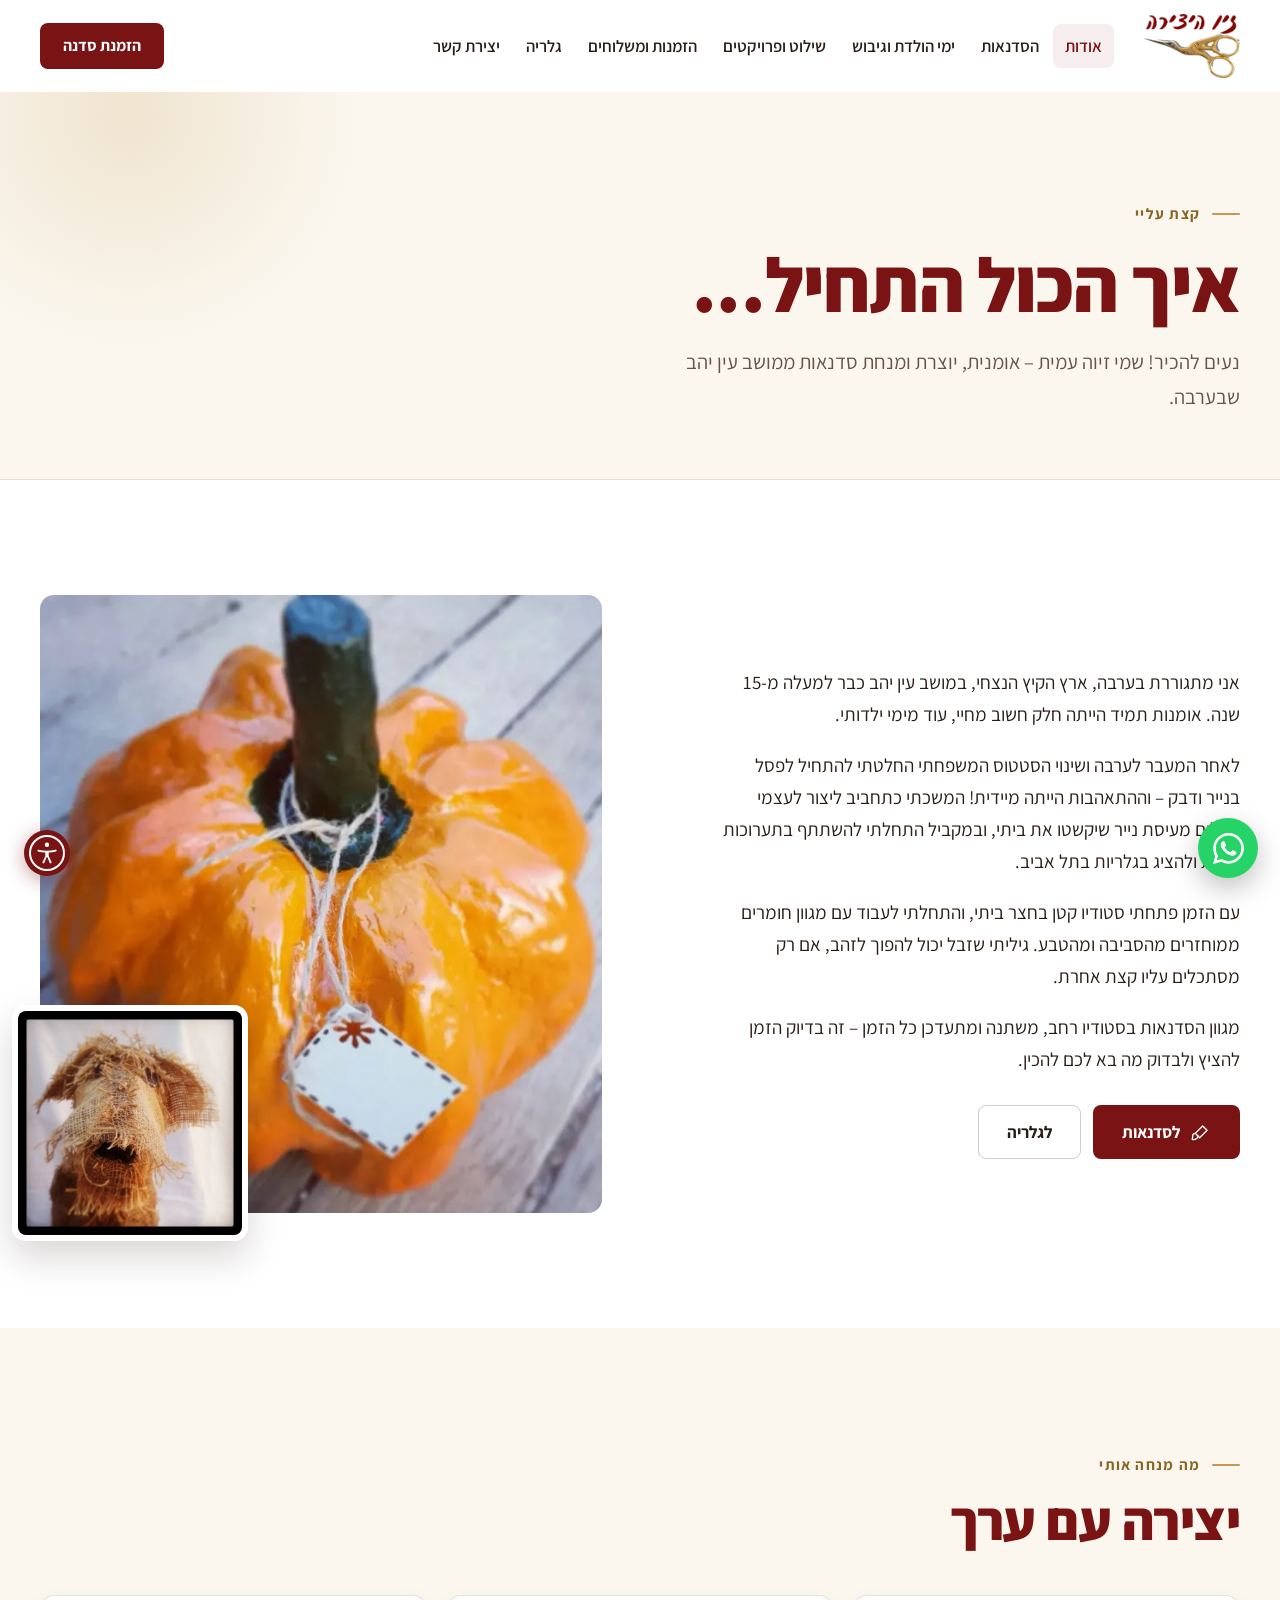
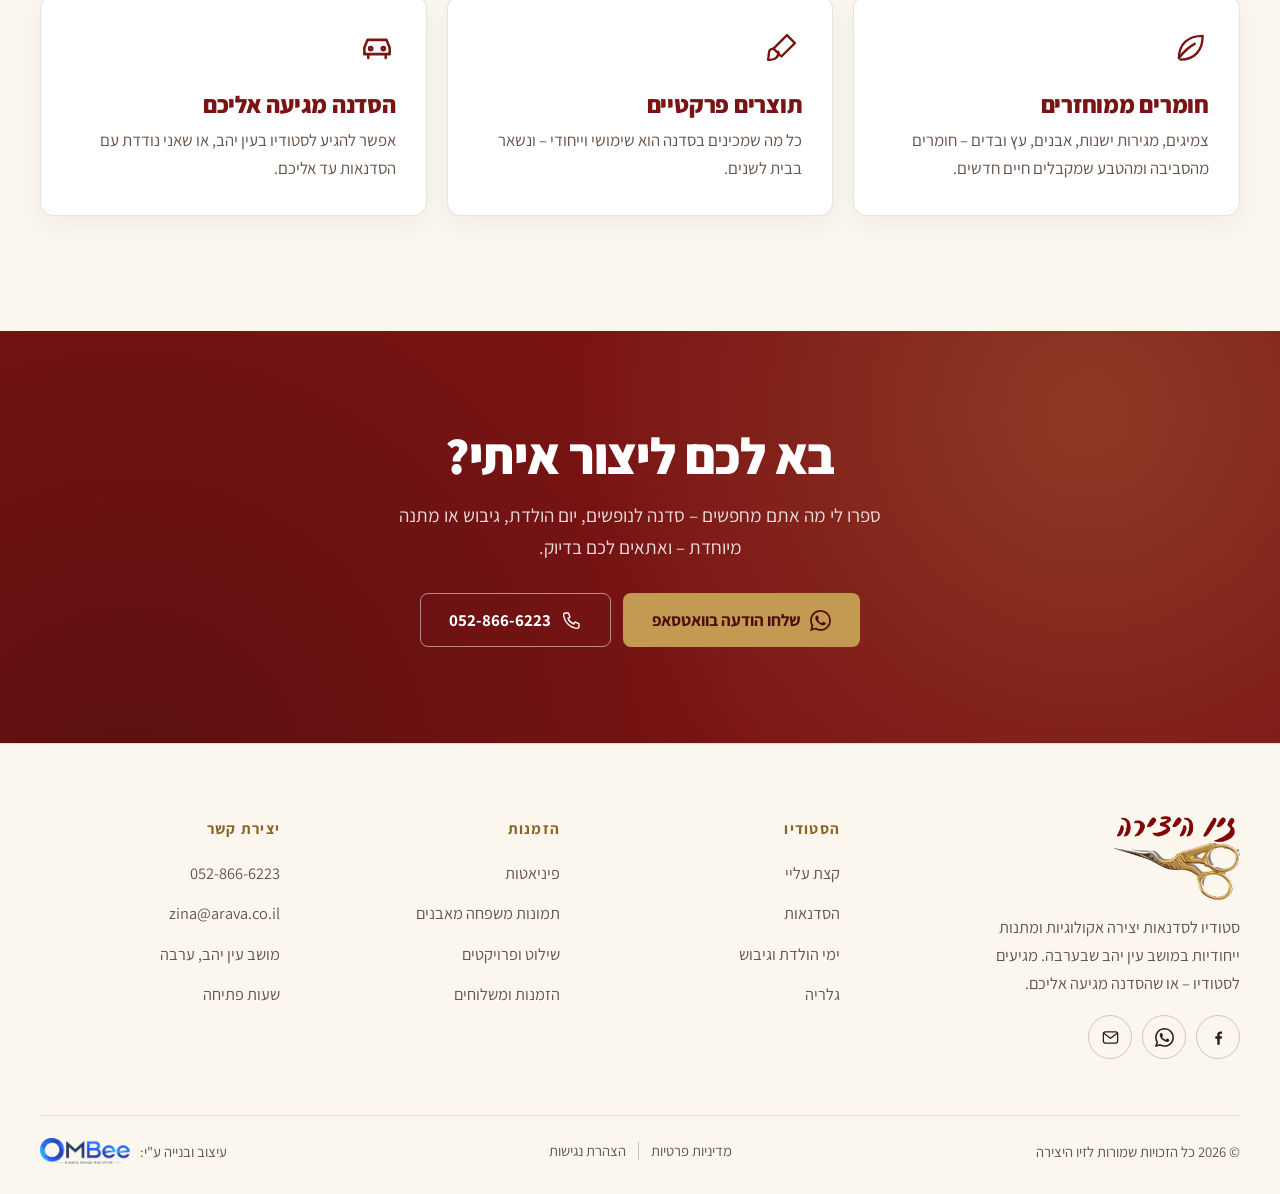
<file: about.html>
<!doctype html>
<html lang="he" dir="rtl">
<head>
<meta charset="utf-8">
<meta name="viewport" content="width=device-width, initial-scale=1, viewport-fit=cover">
<title>קצת עליי · זיו היצירה</title>
<meta name="description" content="נעים להכיר – זיוה עמית, אומנית ויוצרת ממושב עין יהב שבערבה, מאחורי הסטודיו זיו היצירה.">
<meta name="theme-color" content="#7a1414">
<meta property="og:type" content="website">
<meta property="og:locale" content="he_IL">
<meta property="og:site_name" content="זיו היצירה">
<meta property="og:title" content="קצת עליי · זיו היצירה">
<meta property="og:description" content="נעים להכיר – זיוה עמית, אומנית ויוצרת ממושב עין יהב שבערבה, מאחורי הסטודיו זיו היצירה.">
<meta property="og:image" content="images/about-jute-dog.webp">
<link rel="icon" type="image/webp" href="images/logo-ziv%20yetzira.webp">
<link rel="apple-touch-icon" href="images/logo-ziv%20yetzira.webp">
<script>if(innerWidth>1600)document.documentElement.style.zoom=Math.min(innerWidth/1600,2.2)</script>
<link rel="stylesheet" href="css/site.css">
</head>
<body>
<a class="skip" href="#main">דלג לתוכן</a>
<header class="site-header">
  <div class="wrap">
    <button class="burger" type="button" aria-label="פתיחת תפריט" aria-expanded="false" aria-controls="site-nav"><svg viewBox="0 0 24 24" aria-hidden="true"><path d="M3.5 6.5h17M3.5 12h17M3.5 17.5h17"/></svg></button>
    <a class="brand" href="index.html" aria-label="זיו היצירה – דף הבית"><img src="images/logo-ziv%20yetzira.webp" alt="זיו היצירה" width="903" height="603"></a>
    <nav class="nav" id="site-nav" aria-label="ניווט ראשי">
      <div class="drawer-head">
        <a class="drawer-logo" href="index.html"><img src="images/logo-ziv%20yetzira.webp" alt="זיו היצירה" width="903" height="603"></a>
        <button class="drawer-x" type="button" aria-label="סגירת תפריט"><svg viewBox="0 0 24 24" fill="none" stroke="currentColor" stroke-width="1.8" stroke-linecap="round" aria-hidden="true"><path d="M6 6l12 12M18 6 6 18"/></svg></button>
      </div>
      <div class="drawer-links">
        <a href="about.html" aria-current="page">אודות</a>
        <a href="workshops.html">הסדנאות</a>
        <a href="events.html">ימי הולדת וגיבוש</a>
        <a href="projects.html">שילוט ופרויקטים</a>
        <a href="orders.html">הזמנות ומשלוחים</a>
        <a href="gallery.html">גלריה</a>
        <a href="contact.html">יצירת קשר</a>
      </div>
      <div class="drawer-cta">
        <a class="btn btn-primary" href="https://wa.me/972528666223?text=%D7%94%D7%99%D7%99%20%D7%96%D7%99%D7%95%D7%94%2C%20%D7%94%D7%92%D7%A2%D7%AA%D7%99%20%D7%93%D7%A8%D7%9A%20%D7%94%D7%90%D7%AA%D7%A8%20%D7%95%D7%90%D7%A9%D7%9E%D7%97%20%D7%9C%D7%A9%D7%9E%D7%95%D7%A2%20%D7%A4%D7%A8%D7%98%D7%99%D7%9D%20%D7%A2%D7%9C%20%D7%94%D7%A1%D7%93%D7%A0%D7%90%D7%95%D7%AA" target="_blank" rel="noopener"><svg viewBox="0 0 24 24" fill="currentColor" aria-hidden="true"><path d="M17.472 14.382c-.297-.149-1.758-.867-2.03-.967-.273-.099-.471-.148-.67.15-.197.297-.767.966-.94 1.164-.173.199-.347.223-.644.075-.297-.15-1.255-.463-2.39-1.475-.883-.788-1.48-1.761-1.653-2.059-.173-.297-.018-.458.13-.606.134-.133.298-.347.446-.52.149-.174.198-.298.298-.497.099-.198.05-.371-.025-.52-.075-.149-.669-1.612-.916-2.207-.242-.579-.487-.5-.669-.51-.173-.008-.371-.01-.57-.01-.198 0-.52.074-.792.372-.272.297-1.04 1.016-1.04 2.479 0 1.462 1.065 2.875 1.213 3.074.149.198 2.096 3.2 5.077 4.487.709.306 1.262.489 1.694.625.712.227 1.36.195 1.871.118.571-.085 1.758-.719 2.006-1.413.248-.694.248-1.289.173-1.413-.074-.124-.272-.198-.57-.347m-5.421 7.403h-.004a9.87 9.87 0 0 1-5.031-1.378l-.361-.214-3.741.982.998-3.648-.235-.374a9.86 9.86 0 0 1-1.51-5.26c.001-5.45 4.436-9.884 9.888-9.884 2.64 0 5.122 1.03 6.988 2.898a9.825 9.825 0 0 1 2.893 6.994c-.003 5.45-4.437 9.884-9.885 9.884m8.413-18.297A11.815 11.815 0 0 0 12.05 0C5.495 0 .16 5.335.157 11.892c0 2.096.547 4.142 1.588 5.945L.057 24l6.305-1.654a11.882 11.882 0 0 0 5.683 1.448h.005c6.554 0 11.89-5.335 11.893-11.893a11.821 11.821 0 0 0-3.48-8.413Z"/></svg> הזמנת סדנה</a>
        <div class="drawer-contact">
          <a href="tel:0528666223"><svg viewBox="0 0 24 24" fill="none" stroke="currentColor" stroke-width="1.6" stroke-linecap="round" stroke-linejoin="round" aria-hidden="true"><path d="M5 3.5h3.5l1.8 4.5-2.3 1.5a11 11 0 0 0 6.5 6.5l1.5-2.3 4.5 1.8V19a2 2 0 0 1-2 2A17 17 0 0 1 3 5.5a2 2 0 0 1 2-2Z"/></svg> <bdi dir="ltr">052-866-6223</bdi></a>
          <a href="https://waze.com/ul?q=%D7%A2%D7%99%D7%9F%20%D7%99%D7%94%D7%91&navigate=yes" target="_blank" rel="noopener"><svg viewBox="0 0 24 24" fill="none" stroke="currentColor" stroke-width="1.6" stroke-linecap="round" stroke-linejoin="round" aria-hidden="true"><path d="M12 21s-7-6.2-7-11.5a7 7 0 0 1 14 0C19 14.8 12 21 12 21Z"/><circle cx="12" cy="9.5" r="2.5"/></svg> Waze</a>
        </div>
      </div>
    </nav>
    <div class="nav-scrim" hidden></div>
    <a class="btn btn-primary header-cta" href="https://wa.me/972528666223?text=%D7%94%D7%99%D7%99%20%D7%96%D7%99%D7%95%D7%94%2C%20%D7%94%D7%92%D7%A2%D7%AA%D7%99%20%D7%93%D7%A8%D7%9A%20%D7%94%D7%90%D7%AA%D7%A8%20%D7%95%D7%90%D7%A9%D7%9E%D7%97%20%D7%9C%D7%A9%D7%9E%D7%95%D7%A2%20%D7%A4%D7%A8%D7%98%D7%99%D7%9D%20%D7%A2%D7%9C%20%D7%94%D7%A1%D7%93%D7%A0%D7%90%D7%95%D7%AA" target="_blank" rel="noopener">הזמנת סדנה</a>
  </div>
</header>
<main id="main">
<section class="page-hero" aria-labelledby="pt">
  <div class="wrap">
    <span class="eyebrow">קצת עליי</span>
    <h1 id="pt">איך הכול התחיל...</h1>
    <p class="lead">נעים להכיר! שמי זיוה עמית – אומנית, יוצרת ומנחת סדנאות ממושב עין יהב שבערבה.</p>
  </div>
</section>
<section class="section" aria-label="הסיפור שלי">
  <div class="wrap split">
    <div class="reveal">
      <p>אני מתגוררת בערבה, ארץ הקיץ הנצחי, במושב עין יהב כבר למעלה מ-15 שנה. אומנות תמיד הייתה חלק חשוב מחיי, עוד מימי ילדותי.</p>
      <p>לאחר המעבר לערבה ושינוי הסטטוס המשפחתי החלטתי להתחיל לפסל בנייר ודבק – וההתאהבות הייתה מיידית! המשכתי כתחביב ליצור לעצמי פסלים מעיסת נייר שיקשטו את ביתי, ובמקביל התחלתי להשתתף בתערוכות שונות ולהציג בגלריות בתל אביב.</p>
      <p>עם הזמן פתחתי סטודיו קטן בחצר ביתי, והתחלתי לעבוד עם מגוון חומרים ממוחזרים מהסביבה ומהטבע. גיליתי שזבל יכול להפוך לזהב, אם רק מסתכלים עליו קצת אחרת.</p>
      <p>מגוון הסדנאות בסטודיו רחב, משתנה ומתעדכן כל הזמן – זה בדיוק הזמן להציץ ולבדוק מה בא לכם להכין.</p>
      <div class="actions">
        <a class="btn btn-primary" href="workshops.html"><svg viewBox="0 0 24 24" fill="none" stroke="currentColor" stroke-width="1.5" stroke-linecap="round" stroke-linejoin="round" aria-hidden="true"><path d="M14.5 4.5 19.5 9.5 11 18l-5-5 8.5-8.5Z"/><path d="M6 13c-2 0-3 1.5-3 3.5S2.5 20 2.5 20s3.5.5 5.5-1.5c1-1 1.5-2 1-3.5"/></svg> לסדנאות</a>
        <a class="btn btn-ghost" href="gallery.html">לגלריה</a>
      </div>
    </div>
    <figure class="reveal">
      <img src="images/about-pumpkin-thumb.webp" alt="דלעת בגודל אמיתי מעיסת נייר" loading="lazy">
      <div class="stamp"><img src="images/about-jute-dog-thumb.webp" alt="כלב מבד יוטה" loading="lazy"></div>
    </figure>
  </div>
</section>
<section class="section cream" aria-labelledby="values-title">
  <div class="wrap">
    <div class="section-head"><div><span class="eyebrow">מה מנחה אותי</span><h2 class="section-title" id="values-title">יצירה עם ערך</h2></div></div>
    <div class="info-cards">
      <div class="info-card reveal"><svg viewBox="0 0 24 24" fill="none" stroke="currentColor" stroke-width="1.5" stroke-linecap="round" stroke-linejoin="round" aria-hidden="true"><path d="M5 19c0-9 6-14 15-14 0 9-5 15-14 15"/><path d="M5 19c3-4 6-7 10-9"/></svg><h3>חומרים ממוחזרים</h3><p>צמיגים, מגירות ישנות, אבנים, עץ ובדים – חומרים מהסביבה ומהטבע שמקבלים חיים חדשים.</p></div>
      <div class="info-card reveal"><svg viewBox="0 0 24 24" fill="none" stroke="currentColor" stroke-width="1.5" stroke-linecap="round" stroke-linejoin="round" aria-hidden="true"><path d="M14.5 4.5 19.5 9.5 11 18l-5-5 8.5-8.5Z"/><path d="M6 13c-2 0-3 1.5-3 3.5S2.5 20 2.5 20s3.5.5 5.5-1.5c1-1 1.5-2 1-3.5"/></svg><h3>תוצרים פרקטיים</h3><p>כל מה שמכינים בסדנה הוא שימושי וייחודי – ונשאר בבית לשנים.</p></div>
      <div class="info-card reveal"><svg viewBox="0 0 24 24" fill="none" stroke="currentColor" stroke-width="1.6" stroke-linecap="round" stroke-linejoin="round" aria-hidden="true"><path d="M5 16.5h14M6.5 16.5V19M17.5 16.5V19M4 16.5v-4l2-5h12l2 5v4"/><circle cx="8" cy="13" r="1"/><circle cx="16" cy="13" r="1"/></svg><h3>הסדנה מגיעה אליכם</h3><p>אפשר להגיע לסטודיו בעין יהב, או שאני נודדת עם הסדנאות עד אליכם.</p></div>
    </div>
  </div>
</section>

<section class="cta-band band">
  <div class="wrap">
    <h2>בא לכם ליצור איתי?</h2>
    <p>ספרו לי מה אתם מחפשים – סדנה לנופשים, יום הולדת, גיבוש או מתנה מיוחדת – ואתאים לכם בדיוק.</p>
    <div class="actions">
      <a class="btn btn-gold" href="https://wa.me/972528666223?text=%D7%94%D7%99%D7%99%20%D7%96%D7%99%D7%95%D7%94%2C%20%D7%94%D7%92%D7%A2%D7%AA%D7%99%20%D7%93%D7%A8%D7%9A%20%D7%94%D7%90%D7%AA%D7%A8%20%D7%95%D7%90%D7%A9%D7%9E%D7%97%20%D7%9C%D7%A9%D7%9E%D7%95%D7%A2%20%D7%A4%D7%A8%D7%98%D7%99%D7%9D%20%D7%A2%D7%9C%20%D7%94%D7%A1%D7%93%D7%A0%D7%90%D7%95%D7%AA" target="_blank" rel="noopener"><svg viewBox="0 0 24 24" fill="currentColor" aria-hidden="true"><path d="M17.472 14.382c-.297-.149-1.758-.867-2.03-.967-.273-.099-.471-.148-.67.15-.197.297-.767.966-.94 1.164-.173.199-.347.223-.644.075-.297-.15-1.255-.463-2.39-1.475-.883-.788-1.48-1.761-1.653-2.059-.173-.297-.018-.458.13-.606.134-.133.298-.347.446-.52.149-.174.198-.298.298-.497.099-.198.05-.371-.025-.52-.075-.149-.669-1.612-.916-2.207-.242-.579-.487-.5-.669-.51-.173-.008-.371-.01-.57-.01-.198 0-.52.074-.792.372-.272.297-1.04 1.016-1.04 2.479 0 1.462 1.065 2.875 1.213 3.074.149.198 2.096 3.2 5.077 4.487.709.306 1.262.489 1.694.625.712.227 1.36.195 1.871.118.571-.085 1.758-.719 2.006-1.413.248-.694.248-1.289.173-1.413-.074-.124-.272-.198-.57-.347m-5.421 7.403h-.004a9.87 9.87 0 0 1-5.031-1.378l-.361-.214-3.741.982.998-3.648-.235-.374a9.86 9.86 0 0 1-1.51-5.26c.001-5.45 4.436-9.884 9.888-9.884 2.64 0 5.122 1.03 6.988 2.898a9.825 9.825 0 0 1 2.893 6.994c-.003 5.45-4.437 9.884-9.885 9.884m8.413-18.297A11.815 11.815 0 0 0 12.05 0C5.495 0 .16 5.335.157 11.892c0 2.096.547 4.142 1.588 5.945L.057 24l6.305-1.654a11.882 11.882 0 0 0 5.683 1.448h.005c6.554 0 11.89-5.335 11.893-11.893a11.821 11.821 0 0 0-3.48-8.413Z"/></svg> שלחו הודעה בוואטסאפ</a>
      <a class="btn btn-light" href="tel:0528666223"><svg viewBox="0 0 24 24" fill="none" stroke="currentColor" stroke-width="1.6" stroke-linecap="round" stroke-linejoin="round" aria-hidden="true"><path d="M5 3.5h3.5l1.8 4.5-2.3 1.5a11 11 0 0 0 6.5 6.5l1.5-2.3 4.5 1.8V19a2 2 0 0 1-2 2A17 17 0 0 1 3 5.5a2 2 0 0 1 2-2Z"/></svg> <bdi dir="ltr">052-866-6223</bdi></a>
    </div>
  </div>
</section>
</main>
<footer class="site-footer">
  <div class="wrap">
    <div class="footer-grid">
      <div class="footer-brand">
        <img src="images/logo-ziv%20yetzira.webp" alt="זיו היצירה" width="903" height="603" loading="lazy">
        <p>סטודיו לסדנאות יצירה אקולוגיות ומתנות ייחודיות במושב עין יהב שבערבה. מגיעים לסטודיו – או שהסדנה מגיעה אליכם.</p>
        <div class="socials">
          <a href="https://www.facebook.com/ZIVHAYEZIRA/" target="_blank" rel="noopener" aria-label="פייסבוק"><svg viewBox="0 0 24 24" fill="currentColor" aria-hidden="true"><path d="M13.5 21v-7.5h2.5l.4-3h-2.9V8.6c0-.87.25-1.46 1.5-1.46h1.55V4.47A20 20 0 0 0 14.3 4.3c-2.25 0-3.8 1.37-3.8 3.9v2.3H8v3h2.5V21h3Z"/></svg></a>
          <a href="https://wa.me/972528666223?text=%D7%94%D7%99%D7%99%20%D7%96%D7%99%D7%95%D7%94%2C%20%D7%94%D7%92%D7%A2%D7%AA%D7%99%20%D7%93%D7%A8%D7%9A%20%D7%94%D7%90%D7%AA%D7%A8%20%D7%95%D7%90%D7%A9%D7%9E%D7%97%20%D7%9C%D7%A9%D7%9E%D7%95%D7%A2%20%D7%A4%D7%A8%D7%98%D7%99%D7%9D%20%D7%A2%D7%9C%20%D7%94%D7%A1%D7%93%D7%A0%D7%90%D7%95%D7%AA" target="_blank" rel="noopener" aria-label="וואטסאפ"><svg viewBox="0 0 24 24" fill="currentColor" aria-hidden="true"><path d="M17.472 14.382c-.297-.149-1.758-.867-2.03-.967-.273-.099-.471-.148-.67.15-.197.297-.767.966-.94 1.164-.173.199-.347.223-.644.075-.297-.15-1.255-.463-2.39-1.475-.883-.788-1.48-1.761-1.653-2.059-.173-.297-.018-.458.13-.606.134-.133.298-.347.446-.52.149-.174.198-.298.298-.497.099-.198.05-.371-.025-.52-.075-.149-.669-1.612-.916-2.207-.242-.579-.487-.5-.669-.51-.173-.008-.371-.01-.57-.01-.198 0-.52.074-.792.372-.272.297-1.04 1.016-1.04 2.479 0 1.462 1.065 2.875 1.213 3.074.149.198 2.096 3.2 5.077 4.487.709.306 1.262.489 1.694.625.712.227 1.36.195 1.871.118.571-.085 1.758-.719 2.006-1.413.248-.694.248-1.289.173-1.413-.074-.124-.272-.198-.57-.347m-5.421 7.403h-.004a9.87 9.87 0 0 1-5.031-1.378l-.361-.214-3.741.982.998-3.648-.235-.374a9.86 9.86 0 0 1-1.51-5.26c.001-5.45 4.436-9.884 9.888-9.884 2.64 0 5.122 1.03 6.988 2.898a9.825 9.825 0 0 1 2.893 6.994c-.003 5.45-4.437 9.884-9.885 9.884m8.413-18.297A11.815 11.815 0 0 0 12.05 0C5.495 0 .16 5.335.157 11.892c0 2.096.547 4.142 1.588 5.945L.057 24l6.305-1.654a11.882 11.882 0 0 0 5.683 1.448h.005c6.554 0 11.89-5.335 11.893-11.893a11.821 11.821 0 0 0-3.48-8.413Z"/></svg></a>
          <a href="mailto:zina@arava.co.il" aria-label="אימייל"><svg viewBox="0 0 24 24" fill="none" stroke="currentColor" stroke-width="1.6" stroke-linecap="round" stroke-linejoin="round" aria-hidden="true"><rect x="3" y="5" width="18" height="14" rx="2.5"/><path d="m3.5 6.5 8.5 6.5 8.5-6.5"/></svg></a>
        </div>
      </div>
      <div>
        <h4>הסטודיו</h4>
        <ul>
          <li><a href="about.html">קצת עליי</a></li>
          <li><a href="workshops.html">הסדנאות</a></li>
          <li><a href="events.html">ימי הולדת וגיבוש</a></li>
          <li><a href="gallery.html">גלריה</a></li>
        </ul>
      </div>
      <div>
        <h4>הזמנות</h4>
        <ul>
          <li><a href="workshops.html#pinata">פיניאטות</a></li>
          <li><a href="workshops.html#stones">תמונות משפחה מאבנים</a></li>
          <li><a href="projects.html">שילוט ופרויקטים</a></li>
          <li><a href="orders.html">הזמנות ומשלוחים</a></li>
        </ul>
      </div>
      <div>
        <h4>יצירת קשר</h4>
        <ul>
          <li><a href="tel:0528666223"><bdi dir="ltr">052-866-6223</bdi></a></li>
          <li><a href="mailto:zina@arava.co.il">zina@arava.co.il</a></li>
          <li><a href="https://maps.google.com/?cid=7895761527797647251" target="_blank" rel="noopener">מושב עין יהב, ערבה</a></li>
          <li><a href="contact.html">שעות פתיחה</a></li>
        </ul>
      </div>
    </div>
    <div class="footer-bottom">
      <span>© <span id="year">2026</span> כל הזכויות שמורות לזיו היצירה</span>
      <nav class="legal-links" aria-label="מידע משפטי"><a href="privacy.html">מדיניות פרטיות</a><a href="accessibility.html">הצהרת נגישות</a></nav>
      <span class="credit">עיצוב ובנייה ע"י: <a href="https://ombee.co.il" target="_blank" rel="noopener" aria-label="OMBee – עיצוב גרפי ובניית אתרים"><img src="images/ombee-logo.webp" alt="OMBee" width="800" height="230" loading="lazy"></a></span>
    </div>
  </div>
</footer>

<a class="wa-float" href="https://wa.me/972528666223?text=%D7%94%D7%99%D7%99%20%D7%96%D7%99%D7%95%D7%94%2C%20%D7%94%D7%92%D7%A2%D7%AA%D7%99%20%D7%93%D7%A8%D7%9A%20%D7%94%D7%90%D7%AA%D7%A8%20%D7%95%D7%90%D7%A9%D7%9E%D7%97%20%D7%9C%D7%A9%D7%9E%D7%95%D7%A2%20%D7%A4%D7%A8%D7%98%D7%99%D7%9D%20%D7%A2%D7%9C%20%D7%94%D7%A1%D7%93%D7%A0%D7%90%D7%95%D7%AA" target="_blank" rel="noopener" aria-label="שליחת הודעה בוואטסאפ"><svg viewBox="0 0 24 24" fill="currentColor" aria-hidden="true"><path d="M17.472 14.382c-.297-.149-1.758-.867-2.03-.967-.273-.099-.471-.148-.67.15-.197.297-.767.966-.94 1.164-.173.199-.347.223-.644.075-.297-.15-1.255-.463-2.39-1.475-.883-.788-1.48-1.761-1.653-2.059-.173-.297-.018-.458.13-.606.134-.133.298-.347.446-.52.149-.174.198-.298.298-.497.099-.198.05-.371-.025-.52-.075-.149-.669-1.612-.916-2.207-.242-.579-.487-.5-.669-.51-.173-.008-.371-.01-.57-.01-.198 0-.52.074-.792.372-.272.297-1.04 1.016-1.04 2.479 0 1.462 1.065 2.875 1.213 3.074.149.198 2.096 3.2 5.077 4.487.709.306 1.262.489 1.694.625.712.227 1.36.195 1.871.118.571-.085 1.758-.719 2.006-1.413.248-.694.248-1.289.173-1.413-.074-.124-.272-.198-.57-.347m-5.421 7.403h-.004a9.87 9.87 0 0 1-5.031-1.378l-.361-.214-3.741.982.998-3.648-.235-.374a9.86 9.86 0 0 1-1.51-5.26c.001-5.45 4.436-9.884 9.888-9.884 2.64 0 5.122 1.03 6.988 2.898a9.825 9.825 0 0 1 2.893 6.994c-.003 5.45-4.437 9.884-9.885 9.884m8.413-18.297A11.815 11.815 0 0 0 12.05 0C5.495 0 .16 5.335.157 11.892c0 2.096.547 4.142 1.588 5.945L.057 24l6.305-1.654a11.882 11.882 0 0 0 5.683 1.448h.005c6.554 0 11.89-5.335 11.893-11.893a11.821 11.821 0 0 0-3.48-8.413Z"/></svg></a>
<div class="mobile-bar">
  <a class="btn btn-primary" href="tel:0528666223"><svg viewBox="0 0 24 24" fill="none" stroke="currentColor" stroke-width="1.6" stroke-linecap="round" stroke-linejoin="round" aria-hidden="true"><path d="M5 3.5h3.5l1.8 4.5-2.3 1.5a11 11 0 0 0 6.5 6.5l1.5-2.3 4.5 1.8V19a2 2 0 0 1-2 2A17 17 0 0 1 3 5.5a2 2 0 0 1 2-2Z"/></svg> התקשרו</a>
  <a class="btn btn-wa" href="https://wa.me/972528666223?text=%D7%94%D7%99%D7%99%20%D7%96%D7%99%D7%95%D7%94%2C%20%D7%94%D7%92%D7%A2%D7%AA%D7%99%20%D7%93%D7%A8%D7%9A%20%D7%94%D7%90%D7%AA%D7%A8%20%D7%95%D7%90%D7%A9%D7%9E%D7%97%20%D7%9C%D7%A9%D7%9E%D7%95%D7%A2%20%D7%A4%D7%A8%D7%98%D7%99%D7%9D%20%D7%A2%D7%9C%20%D7%94%D7%A1%D7%93%D7%A0%D7%90%D7%95%D7%AA" target="_blank" rel="noopener"><svg viewBox="0 0 24 24" fill="currentColor" aria-hidden="true"><path d="M17.472 14.382c-.297-.149-1.758-.867-2.03-.967-.273-.099-.471-.148-.67.15-.197.297-.767.966-.94 1.164-.173.199-.347.223-.644.075-.297-.15-1.255-.463-2.39-1.475-.883-.788-1.48-1.761-1.653-2.059-.173-.297-.018-.458.13-.606.134-.133.298-.347.446-.52.149-.174.198-.298.298-.497.099-.198.05-.371-.025-.52-.075-.149-.669-1.612-.916-2.207-.242-.579-.487-.5-.669-.51-.173-.008-.371-.01-.57-.01-.198 0-.52.074-.792.372-.272.297-1.04 1.016-1.04 2.479 0 1.462 1.065 2.875 1.213 3.074.149.198 2.096 3.2 5.077 4.487.709.306 1.262.489 1.694.625.712.227 1.36.195 1.871.118.571-.085 1.758-.719 2.006-1.413.248-.694.248-1.289.173-1.413-.074-.124-.272-.198-.57-.347m-5.421 7.403h-.004a9.87 9.87 0 0 1-5.031-1.378l-.361-.214-3.741.982.998-3.648-.235-.374a9.86 9.86 0 0 1-1.51-5.26c.001-5.45 4.436-9.884 9.888-9.884 2.64 0 5.122 1.03 6.988 2.898a9.825 9.825 0 0 1 2.893 6.994c-.003 5.45-4.437 9.884-9.885 9.884m8.413-18.297A11.815 11.815 0 0 0 12.05 0C5.495 0 .16 5.335.157 11.892c0 2.096.547 4.142 1.588 5.945L.057 24l6.305-1.654a11.882 11.882 0 0 0 5.683 1.448h.005c6.554 0 11.89-5.335 11.893-11.893a11.821 11.821 0 0 0-3.48-8.413Z"/></svg> וואטסאפ</a>
</div>
<script src="js/site.js"></script>
<script src="js/accessibility.js"></script>
</body>
</html>
</file>
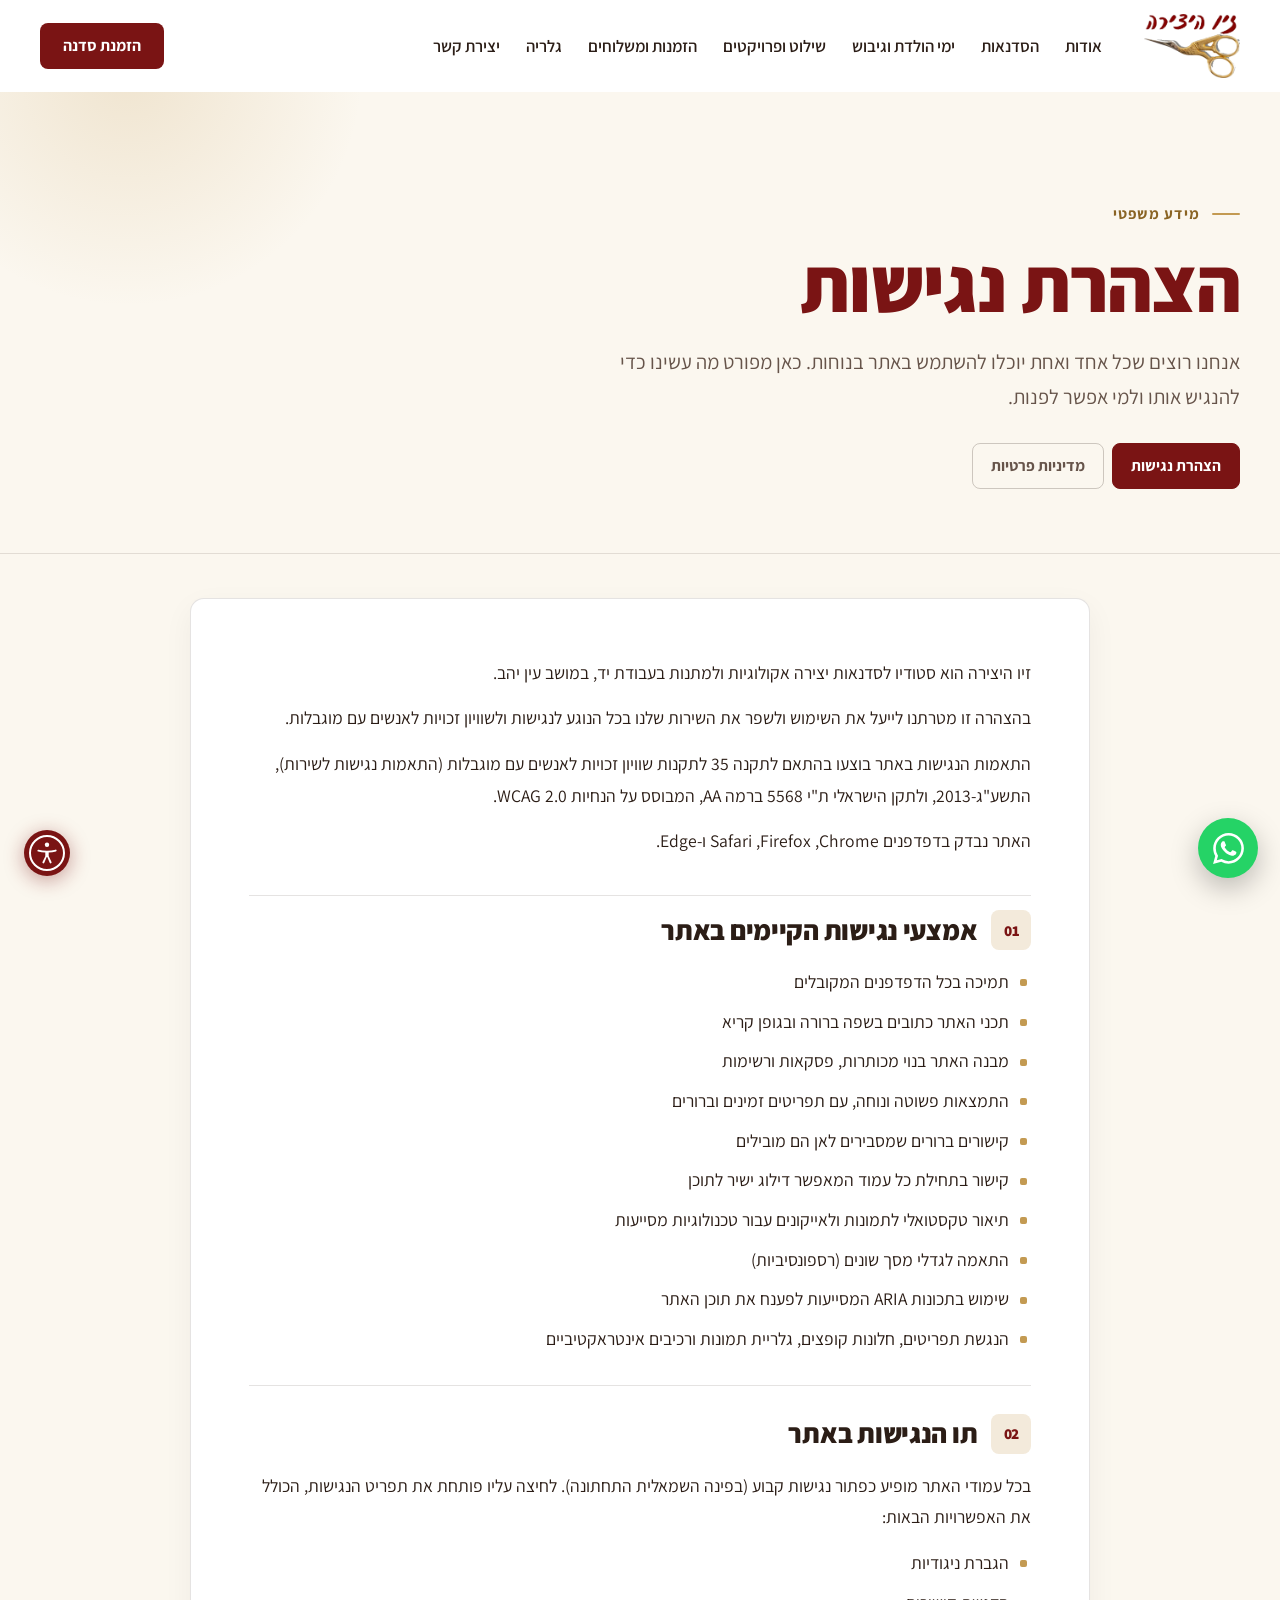
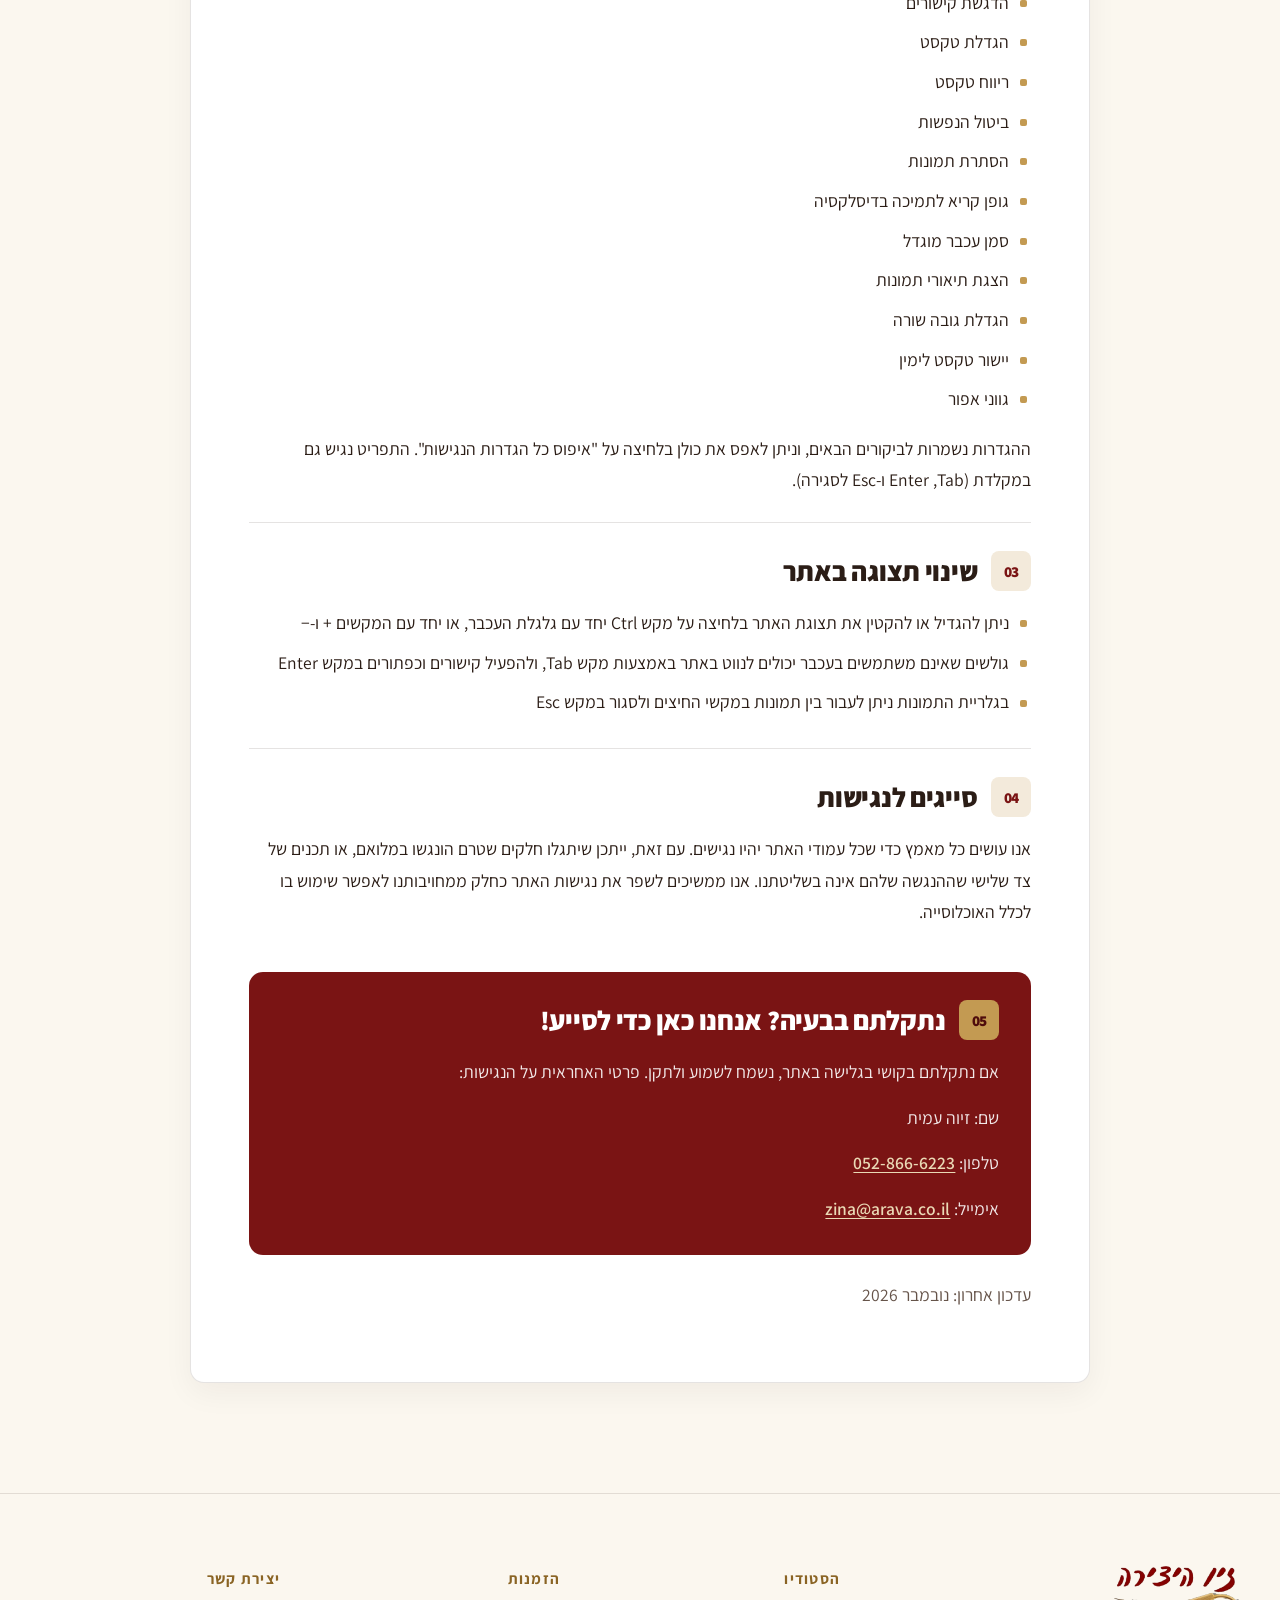
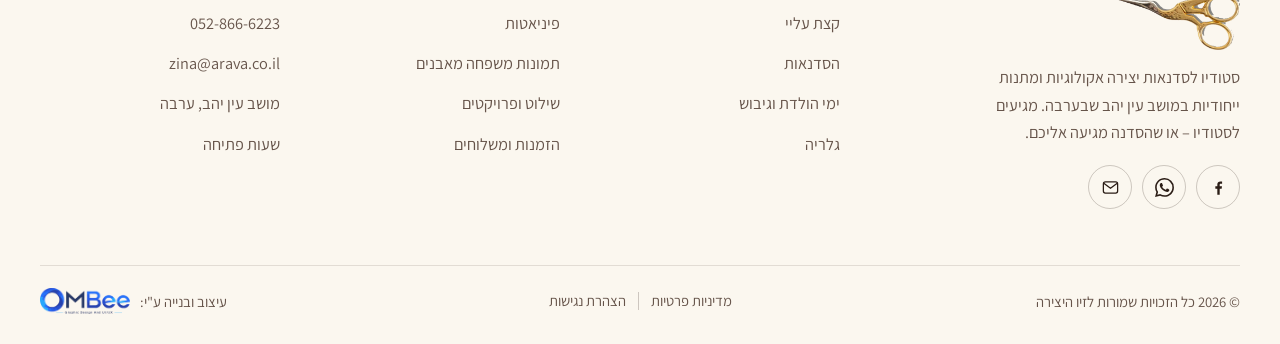
<file: accessibility.html>
<!doctype html>
<html lang="he" dir="rtl">
<head>
<meta charset="utf-8">
<meta name="viewport" content="width=device-width, initial-scale=1, viewport-fit=cover">
<title>הצהרת נגישות · זיו היצירה</title>
<meta name="description" content="הצהרת הנגישות של אתר זיו היצירה.">
<meta name="theme-color" content="#7a1414">
<meta property="og:type" content="website">
<meta property="og:locale" content="he_IL">
<meta property="og:site_name" content="זיו היצירה">
<meta property="og:title" content="הצהרת נגישות · זיו היצירה">
<meta property="og:description" content="הצהרת הנגישות של אתר זיו היצירה.">
<meta property="og:image" content="images/stones-1.webp">
<link rel="icon" type="image/webp" href="images/logo-ziv%20yetzira.webp">
<link rel="apple-touch-icon" href="images/logo-ziv%20yetzira.webp">
<script>if(innerWidth>1600)document.documentElement.style.zoom=Math.min(innerWidth/1600,2.2)</script>
<link rel="stylesheet" href="css/site.css">
</head>
<body>
<a class="skip" href="#main">דלג לתוכן</a>
<header class="site-header">
  <div class="wrap">
    <button class="burger" type="button" aria-label="פתיחת תפריט" aria-expanded="false" aria-controls="site-nav"><svg viewBox="0 0 24 24" aria-hidden="true"><path d="M3.5 6.5h17M3.5 12h17M3.5 17.5h17"/></svg></button>
    <a class="brand" href="index.html" aria-label="זיו היצירה – דף הבית"><img src="images/logo-ziv%20yetzira.webp" alt="זיו היצירה" width="903" height="603"></a>
    <nav class="nav" id="site-nav" aria-label="ניווט ראשי">
      <div class="drawer-head">
        <a class="drawer-logo" href="index.html"><img src="images/logo-ziv%20yetzira.webp" alt="זיו היצירה" width="903" height="603"></a>
        <button class="drawer-x" type="button" aria-label="סגירת תפריט"><svg viewBox="0 0 24 24" fill="none" stroke="currentColor" stroke-width="1.8" stroke-linecap="round" aria-hidden="true"><path d="M6 6l12 12M18 6 6 18"/></svg></button>
      </div>
      <div class="drawer-links">
        <a href="about.html">אודות</a>
        <a href="workshops.html">הסדנאות</a>
        <a href="events.html">ימי הולדת וגיבוש</a>
        <a href="projects.html">שילוט ופרויקטים</a>
        <a href="orders.html">הזמנות ומשלוחים</a>
        <a href="gallery.html">גלריה</a>
        <a href="contact.html">יצירת קשר</a>
      </div>
      <div class="drawer-cta">
        <a class="btn btn-primary" href="https://wa.me/972528666223?text=%D7%94%D7%99%D7%99%20%D7%96%D7%99%D7%95%D7%94%2C%20%D7%94%D7%92%D7%A2%D7%AA%D7%99%20%D7%93%D7%A8%D7%9A%20%D7%94%D7%90%D7%AA%D7%A8%20%D7%95%D7%90%D7%A9%D7%9E%D7%97%20%D7%9C%D7%A9%D7%9E%D7%95%D7%A2%20%D7%A4%D7%A8%D7%98%D7%99%D7%9D%20%D7%A2%D7%9C%20%D7%94%D7%A1%D7%93%D7%A0%D7%90%D7%95%D7%AA" target="_blank" rel="noopener"><svg viewBox="0 0 24 24" fill="currentColor" aria-hidden="true"><path d="M17.472 14.382c-.297-.149-1.758-.867-2.03-.967-.273-.099-.471-.148-.67.15-.197.297-.767.966-.94 1.164-.173.199-.347.223-.644.075-.297-.15-1.255-.463-2.39-1.475-.883-.788-1.48-1.761-1.653-2.059-.173-.297-.018-.458.13-.606.134-.133.298-.347.446-.52.149-.174.198-.298.298-.497.099-.198.05-.371-.025-.52-.075-.149-.669-1.612-.916-2.207-.242-.579-.487-.5-.669-.51-.173-.008-.371-.01-.57-.01-.198 0-.52.074-.792.372-.272.297-1.04 1.016-1.04 2.479 0 1.462 1.065 2.875 1.213 3.074.149.198 2.096 3.2 5.077 4.487.709.306 1.262.489 1.694.625.712.227 1.36.195 1.871.118.571-.085 1.758-.719 2.006-1.413.248-.694.248-1.289.173-1.413-.074-.124-.272-.198-.57-.347m-5.421 7.403h-.004a9.87 9.87 0 0 1-5.031-1.378l-.361-.214-3.741.982.998-3.648-.235-.374a9.86 9.86 0 0 1-1.51-5.26c.001-5.45 4.436-9.884 9.888-9.884 2.64 0 5.122 1.03 6.988 2.898a9.825 9.825 0 0 1 2.893 6.994c-.003 5.45-4.437 9.884-9.885 9.884m8.413-18.297A11.815 11.815 0 0 0 12.05 0C5.495 0 .16 5.335.157 11.892c0 2.096.547 4.142 1.588 5.945L.057 24l6.305-1.654a11.882 11.882 0 0 0 5.683 1.448h.005c6.554 0 11.89-5.335 11.893-11.893a11.821 11.821 0 0 0-3.48-8.413Z"/></svg> הזמנת סדנה</a>
        <div class="drawer-contact">
          <a href="tel:0528666223"><svg viewBox="0 0 24 24" fill="none" stroke="currentColor" stroke-width="1.6" stroke-linecap="round" stroke-linejoin="round" aria-hidden="true"><path d="M5 3.5h3.5l1.8 4.5-2.3 1.5a11 11 0 0 0 6.5 6.5l1.5-2.3 4.5 1.8V19a2 2 0 0 1-2 2A17 17 0 0 1 3 5.5a2 2 0 0 1 2-2Z"/></svg> <bdi dir="ltr">052-866-6223</bdi></a>
          <a href="https://waze.com/ul?q=%D7%A2%D7%99%D7%9F%20%D7%99%D7%94%D7%91&navigate=yes" target="_blank" rel="noopener"><svg viewBox="0 0 24 24" fill="none" stroke="currentColor" stroke-width="1.6" stroke-linecap="round" stroke-linejoin="round" aria-hidden="true"><path d="M12 21s-7-6.2-7-11.5a7 7 0 0 1 14 0C19 14.8 12 21 12 21Z"/><circle cx="12" cy="9.5" r="2.5"/></svg> Waze</a>
        </div>
      </div>
    </nav>
    <div class="nav-scrim" hidden></div>
    <a class="btn btn-primary header-cta" href="https://wa.me/972528666223?text=%D7%94%D7%99%D7%99%20%D7%96%D7%99%D7%95%D7%94%2C%20%D7%94%D7%92%D7%A2%D7%AA%D7%99%20%D7%93%D7%A8%D7%9A%20%D7%94%D7%90%D7%AA%D7%A8%20%D7%95%D7%90%D7%A9%D7%9E%D7%97%20%D7%9C%D7%A9%D7%9E%D7%95%D7%A2%20%D7%A4%D7%A8%D7%98%D7%99%D7%9D%20%D7%A2%D7%9C%20%D7%94%D7%A1%D7%93%D7%A0%D7%90%D7%95%D7%AA" target="_blank" rel="noopener">הזמנת סדנה</a>
  </div>
</header>
<main id="main">
<section class="page-hero" aria-labelledby="pt">
  <div class="wrap">
    <span class="eyebrow">מידע משפטי</span>
    <h1 id="pt">הצהרת נגישות</h1>
    <p class="lead">אנחנו רוצים שכל אחד ואחת יוכלו להשתמש באתר בנוחות. כאן מפורט מה עשינו כדי להנגיש אותו ולמי אפשר לפנות.</p>
    <nav class="legal-tabs" aria-label="מסמכים משפטיים"><a href="accessibility.html" aria-current="page">הצהרת נגישות</a><a href="privacy.html">מדיניות פרטיות</a></nav>
  </div>
</section>
<section class="legal">
  <div class="wrap">
    <article class="doc">
      <div class="doc-intro">
        <p>זיו היצירה הוא סטודיו לסדנאות יצירה אקולוגיות ולמתנות בעבודת יד, במושב עין יהב.</p>
        <p>בהצהרה זו מטרתנו לייעל את השימוש ולשפר את השירות שלנו בכל הנוגע לנגישות ולשוויון זכויות לאנשים עם מוגבלות.</p>
        <p>התאמות הנגישות באתר בוצעו בהתאם לתקנה 35 לתקנות שוויון זכויות לאנשים עם מוגבלות (התאמות נגישות לשירות), התשע"ג-2013, ולתקן הישראלי ת"י 5568 ברמה AA, המבוסס על הנחיות WCAG 2.0.</p>
        <p>האתר נבדק בדפדפנים Chrome,‏ Firefox,‏ Safari ו-Edge.</p>
      </div>
      <section class="doc-sec" aria-labelledby="s1-t"><h2 id="s1-t"><span class="num" aria-hidden="true">01</span>אמצעי נגישות הקיימים באתר</h2><ul><li>תמיכה בכל הדפדפנים המקובלים</li><li>תכני האתר כתובים בשפה ברורה ובגופן קריא</li><li>מבנה האתר בנוי מכותרות, פסקאות ורשימות</li><li>התמצאות פשוטה ונוחה, עם תפריטים זמינים וברורים</li><li>קישורים ברורים שמסבירים לאן הם מובילים</li><li>קישור בתחילת כל עמוד המאפשר דילוג ישיר לתוכן</li><li>תיאור טקסטואלי לתמונות ולאייקונים עבור טכנולוגיות מסייעות</li><li>התאמה לגדלי מסך שונים (רספונסיביות)</li><li>שימוש בתכונות ARIA המסייעות לפענח את תוכן האתר</li><li>הנגשת תפריטים, חלונות קופצים, גלריית תמונות ורכיבים אינטראקטיביים</li></ul></section>
      <section class="doc-sec" aria-labelledby="s2-t"><h2 id="s2-t"><span class="num" aria-hidden="true">02</span>תו הנגישות באתר</h2><p>בכל עמודי האתר מופיע כפתור נגישות קבוע (בפינה השמאלית התחתונה). לחיצה עליו פותחת את תפריט הנגישות, הכולל את האפשרויות הבאות:</p><ul><li>הגברת ניגודיות</li><li>הדגשת קישורים</li><li>הגדלת טקסט</li><li>ריווח טקסט</li><li>ביטול הנפשות</li><li>הסתרת תמונות</li><li>גופן קריא לתמיכה בדיסלקסיה</li><li>סמן עכבר מוגדל</li><li>הצגת תיאורי תמונות</li><li>הגדלת גובה שורה</li><li>יישור טקסט לימין</li><li>גווני אפור</li></ul><p>ההגדרות נשמרות לביקורים הבאים, וניתן לאפס את כולן בלחיצה על "איפוס כל הגדרות הנגישות". התפריט נגיש גם במקלדת (Tab,‏ Enter ו-Esc לסגירה).</p></section>
      <section class="doc-sec" aria-labelledby="s3-t"><h2 id="s3-t"><span class="num" aria-hidden="true">03</span>שינוי תצוגה באתר</h2><ul><li>ניתן להגדיל או להקטין את תצוגת האתר בלחיצה על מקש Ctrl יחד עם גלגלת העכבר, או יחד עם המקשים + ו-−</li><li>גולשים שאינם משתמשים בעכבר יכולים לנווט באתר באמצעות מקש Tab, ולהפעיל קישורים וכפתורים במקש Enter</li><li>בגלריית התמונות ניתן לעבור בין תמונות במקשי החיצים ולסגור במקש Esc</li></ul></section>
      <section class="doc-sec" aria-labelledby="s4-t"><h2 id="s4-t"><span class="num" aria-hidden="true">04</span>סייגים לנגישות</h2><p>אנו עושים כל מאמץ כדי שכל עמודי האתר יהיו נגישים. עם זאת, ייתכן שיתגלו חלקים שטרם הונגשו במלואם, או תכנים של צד שלישי שההנגשה שלהם אינה בשליטתנו. אנו ממשיכים לשפר את נגישות האתר כחלק ממחויבותנו לאפשר שימוש בו לכלל האוכלוסייה.</p></section>
      <section class="doc-sec doc-contact" aria-labelledby="s5-t"><h2 id="s5-t"><span class="num" aria-hidden="true">05</span>נתקלתם בבעיה? אנחנו כאן כדי לסייע!</h2><p>אם נתקלתם בקושי בגלישה באתר, נשמח לשמוע ולתקן. פרטי האחראית על הנגישות:</p><p>שם: זיוה עמית</p><p>טלפון: <a href="tel:0528666223"><bdi dir="ltr">052-866-6223</bdi></a></p><p>אימייל: <a href="mailto:zina@arava.co.il">zina@arava.co.il</a></p></section>
      <p class="note" style="margin-top:24px">עדכון אחרון: נובמבר 2026</p>
    </article>
  </div>
</section>
</main>
<footer class="site-footer">
  <div class="wrap">
    <div class="footer-grid">
      <div class="footer-brand">
        <img src="images/logo-ziv%20yetzira.webp" alt="זיו היצירה" width="903" height="603" loading="lazy">
        <p>סטודיו לסדנאות יצירה אקולוגיות ומתנות ייחודיות במושב עין יהב שבערבה. מגיעים לסטודיו – או שהסדנה מגיעה אליכם.</p>
        <div class="socials">
          <a href="https://www.facebook.com/ZIVHAYEZIRA/" target="_blank" rel="noopener" aria-label="פייסבוק"><svg viewBox="0 0 24 24" fill="currentColor" aria-hidden="true"><path d="M13.5 21v-7.5h2.5l.4-3h-2.9V8.6c0-.87.25-1.46 1.5-1.46h1.55V4.47A20 20 0 0 0 14.3 4.3c-2.25 0-3.8 1.37-3.8 3.9v2.3H8v3h2.5V21h3Z"/></svg></a>
          <a href="https://wa.me/972528666223?text=%D7%94%D7%99%D7%99%20%D7%96%D7%99%D7%95%D7%94%2C%20%D7%94%D7%92%D7%A2%D7%AA%D7%99%20%D7%93%D7%A8%D7%9A%20%D7%94%D7%90%D7%AA%D7%A8%20%D7%95%D7%90%D7%A9%D7%9E%D7%97%20%D7%9C%D7%A9%D7%9E%D7%95%D7%A2%20%D7%A4%D7%A8%D7%98%D7%99%D7%9D%20%D7%A2%D7%9C%20%D7%94%D7%A1%D7%93%D7%A0%D7%90%D7%95%D7%AA" target="_blank" rel="noopener" aria-label="וואטסאפ"><svg viewBox="0 0 24 24" fill="currentColor" aria-hidden="true"><path d="M17.472 14.382c-.297-.149-1.758-.867-2.03-.967-.273-.099-.471-.148-.67.15-.197.297-.767.966-.94 1.164-.173.199-.347.223-.644.075-.297-.15-1.255-.463-2.39-1.475-.883-.788-1.48-1.761-1.653-2.059-.173-.297-.018-.458.13-.606.134-.133.298-.347.446-.52.149-.174.198-.298.298-.497.099-.198.05-.371-.025-.52-.075-.149-.669-1.612-.916-2.207-.242-.579-.487-.5-.669-.51-.173-.008-.371-.01-.57-.01-.198 0-.52.074-.792.372-.272.297-1.04 1.016-1.04 2.479 0 1.462 1.065 2.875 1.213 3.074.149.198 2.096 3.2 5.077 4.487.709.306 1.262.489 1.694.625.712.227 1.36.195 1.871.118.571-.085 1.758-.719 2.006-1.413.248-.694.248-1.289.173-1.413-.074-.124-.272-.198-.57-.347m-5.421 7.403h-.004a9.87 9.87 0 0 1-5.031-1.378l-.361-.214-3.741.982.998-3.648-.235-.374a9.86 9.86 0 0 1-1.51-5.26c.001-5.45 4.436-9.884 9.888-9.884 2.64 0 5.122 1.03 6.988 2.898a9.825 9.825 0 0 1 2.893 6.994c-.003 5.45-4.437 9.884-9.885 9.884m8.413-18.297A11.815 11.815 0 0 0 12.05 0C5.495 0 .16 5.335.157 11.892c0 2.096.547 4.142 1.588 5.945L.057 24l6.305-1.654a11.882 11.882 0 0 0 5.683 1.448h.005c6.554 0 11.89-5.335 11.893-11.893a11.821 11.821 0 0 0-3.48-8.413Z"/></svg></a>
          <a href="mailto:zina@arava.co.il" aria-label="אימייל"><svg viewBox="0 0 24 24" fill="none" stroke="currentColor" stroke-width="1.6" stroke-linecap="round" stroke-linejoin="round" aria-hidden="true"><rect x="3" y="5" width="18" height="14" rx="2.5"/><path d="m3.5 6.5 8.5 6.5 8.5-6.5"/></svg></a>
        </div>
      </div>
      <div>
        <h4>הסטודיו</h4>
        <ul>
          <li><a href="about.html">קצת עליי</a></li>
          <li><a href="workshops.html">הסדנאות</a></li>
          <li><a href="events.html">ימי הולדת וגיבוש</a></li>
          <li><a href="gallery.html">גלריה</a></li>
        </ul>
      </div>
      <div>
        <h4>הזמנות</h4>
        <ul>
          <li><a href="workshops.html#pinata">פיניאטות</a></li>
          <li><a href="workshops.html#stones">תמונות משפחה מאבנים</a></li>
          <li><a href="projects.html">שילוט ופרויקטים</a></li>
          <li><a href="orders.html">הזמנות ומשלוחים</a></li>
        </ul>
      </div>
      <div>
        <h4>יצירת קשר</h4>
        <ul>
          <li><a href="tel:0528666223"><bdi dir="ltr">052-866-6223</bdi></a></li>
          <li><a href="mailto:zina@arava.co.il">zina@arava.co.il</a></li>
          <li><a href="https://maps.google.com/?cid=7895761527797647251" target="_blank" rel="noopener">מושב עין יהב, ערבה</a></li>
          <li><a href="contact.html">שעות פתיחה</a></li>
        </ul>
      </div>
    </div>
    <div class="footer-bottom">
      <span>© <span id="year">2026</span> כל הזכויות שמורות לזיו היצירה</span>
      <nav class="legal-links" aria-label="מידע משפטי"><a href="privacy.html">מדיניות פרטיות</a><a href="accessibility.html">הצהרת נגישות</a></nav>
      <span class="credit">עיצוב ובנייה ע"י: <a href="https://ombee.co.il" target="_blank" rel="noopener" aria-label="OMBee – עיצוב גרפי ובניית אתרים"><img src="images/ombee-logo.webp" alt="OMBee" width="800" height="230" loading="lazy"></a></span>
    </div>
  </div>
</footer>

<a class="wa-float" href="https://wa.me/972528666223?text=%D7%94%D7%99%D7%99%20%D7%96%D7%99%D7%95%D7%94%2C%20%D7%94%D7%92%D7%A2%D7%AA%D7%99%20%D7%93%D7%A8%D7%9A%20%D7%94%D7%90%D7%AA%D7%A8%20%D7%95%D7%90%D7%A9%D7%9E%D7%97%20%D7%9C%D7%A9%D7%9E%D7%95%D7%A2%20%D7%A4%D7%A8%D7%98%D7%99%D7%9D%20%D7%A2%D7%9C%20%D7%94%D7%A1%D7%93%D7%A0%D7%90%D7%95%D7%AA" target="_blank" rel="noopener" aria-label="שליחת הודעה בוואטסאפ"><svg viewBox="0 0 24 24" fill="currentColor" aria-hidden="true"><path d="M17.472 14.382c-.297-.149-1.758-.867-2.03-.967-.273-.099-.471-.148-.67.15-.197.297-.767.966-.94 1.164-.173.199-.347.223-.644.075-.297-.15-1.255-.463-2.39-1.475-.883-.788-1.48-1.761-1.653-2.059-.173-.297-.018-.458.13-.606.134-.133.298-.347.446-.52.149-.174.198-.298.298-.497.099-.198.05-.371-.025-.52-.075-.149-.669-1.612-.916-2.207-.242-.579-.487-.5-.669-.51-.173-.008-.371-.01-.57-.01-.198 0-.52.074-.792.372-.272.297-1.04 1.016-1.04 2.479 0 1.462 1.065 2.875 1.213 3.074.149.198 2.096 3.2 5.077 4.487.709.306 1.262.489 1.694.625.712.227 1.36.195 1.871.118.571-.085 1.758-.719 2.006-1.413.248-.694.248-1.289.173-1.413-.074-.124-.272-.198-.57-.347m-5.421 7.403h-.004a9.87 9.87 0 0 1-5.031-1.378l-.361-.214-3.741.982.998-3.648-.235-.374a9.86 9.86 0 0 1-1.51-5.26c.001-5.45 4.436-9.884 9.888-9.884 2.64 0 5.122 1.03 6.988 2.898a9.825 9.825 0 0 1 2.893 6.994c-.003 5.45-4.437 9.884-9.885 9.884m8.413-18.297A11.815 11.815 0 0 0 12.05 0C5.495 0 .16 5.335.157 11.892c0 2.096.547 4.142 1.588 5.945L.057 24l6.305-1.654a11.882 11.882 0 0 0 5.683 1.448h.005c6.554 0 11.89-5.335 11.893-11.893a11.821 11.821 0 0 0-3.48-8.413Z"/></svg></a>
<div class="mobile-bar">
  <a class="btn btn-primary" href="tel:0528666223"><svg viewBox="0 0 24 24" fill="none" stroke="currentColor" stroke-width="1.6" stroke-linecap="round" stroke-linejoin="round" aria-hidden="true"><path d="M5 3.5h3.5l1.8 4.5-2.3 1.5a11 11 0 0 0 6.5 6.5l1.5-2.3 4.5 1.8V19a2 2 0 0 1-2 2A17 17 0 0 1 3 5.5a2 2 0 0 1 2-2Z"/></svg> התקשרו</a>
  <a class="btn btn-wa" href="https://wa.me/972528666223?text=%D7%94%D7%99%D7%99%20%D7%96%D7%99%D7%95%D7%94%2C%20%D7%94%D7%92%D7%A2%D7%AA%D7%99%20%D7%93%D7%A8%D7%9A%20%D7%94%D7%90%D7%AA%D7%A8%20%D7%95%D7%90%D7%A9%D7%9E%D7%97%20%D7%9C%D7%A9%D7%9E%D7%95%D7%A2%20%D7%A4%D7%A8%D7%98%D7%99%D7%9D%20%D7%A2%D7%9C%20%D7%94%D7%A1%D7%93%D7%A0%D7%90%D7%95%D7%AA" target="_blank" rel="noopener"><svg viewBox="0 0 24 24" fill="currentColor" aria-hidden="true"><path d="M17.472 14.382c-.297-.149-1.758-.867-2.03-.967-.273-.099-.471-.148-.67.15-.197.297-.767.966-.94 1.164-.173.199-.347.223-.644.075-.297-.15-1.255-.463-2.39-1.475-.883-.788-1.48-1.761-1.653-2.059-.173-.297-.018-.458.13-.606.134-.133.298-.347.446-.52.149-.174.198-.298.298-.497.099-.198.05-.371-.025-.52-.075-.149-.669-1.612-.916-2.207-.242-.579-.487-.5-.669-.51-.173-.008-.371-.01-.57-.01-.198 0-.52.074-.792.372-.272.297-1.04 1.016-1.04 2.479 0 1.462 1.065 2.875 1.213 3.074.149.198 2.096 3.2 5.077 4.487.709.306 1.262.489 1.694.625.712.227 1.36.195 1.871.118.571-.085 1.758-.719 2.006-1.413.248-.694.248-1.289.173-1.413-.074-.124-.272-.198-.57-.347m-5.421 7.403h-.004a9.87 9.87 0 0 1-5.031-1.378l-.361-.214-3.741.982.998-3.648-.235-.374a9.86 9.86 0 0 1-1.51-5.26c.001-5.45 4.436-9.884 9.888-9.884 2.64 0 5.122 1.03 6.988 2.898a9.825 9.825 0 0 1 2.893 6.994c-.003 5.45-4.437 9.884-9.885 9.884m8.413-18.297A11.815 11.815 0 0 0 12.05 0C5.495 0 .16 5.335.157 11.892c0 2.096.547 4.142 1.588 5.945L.057 24l6.305-1.654a11.882 11.882 0 0 0 5.683 1.448h.005c6.554 0 11.89-5.335 11.893-11.893a11.821 11.821 0 0 0-3.48-8.413Z"/></svg> וואטסאפ</a>
</div>
<script src="js/site.js"></script>
<script src="js/accessibility.js"></script>
</body>
</html>
</file>
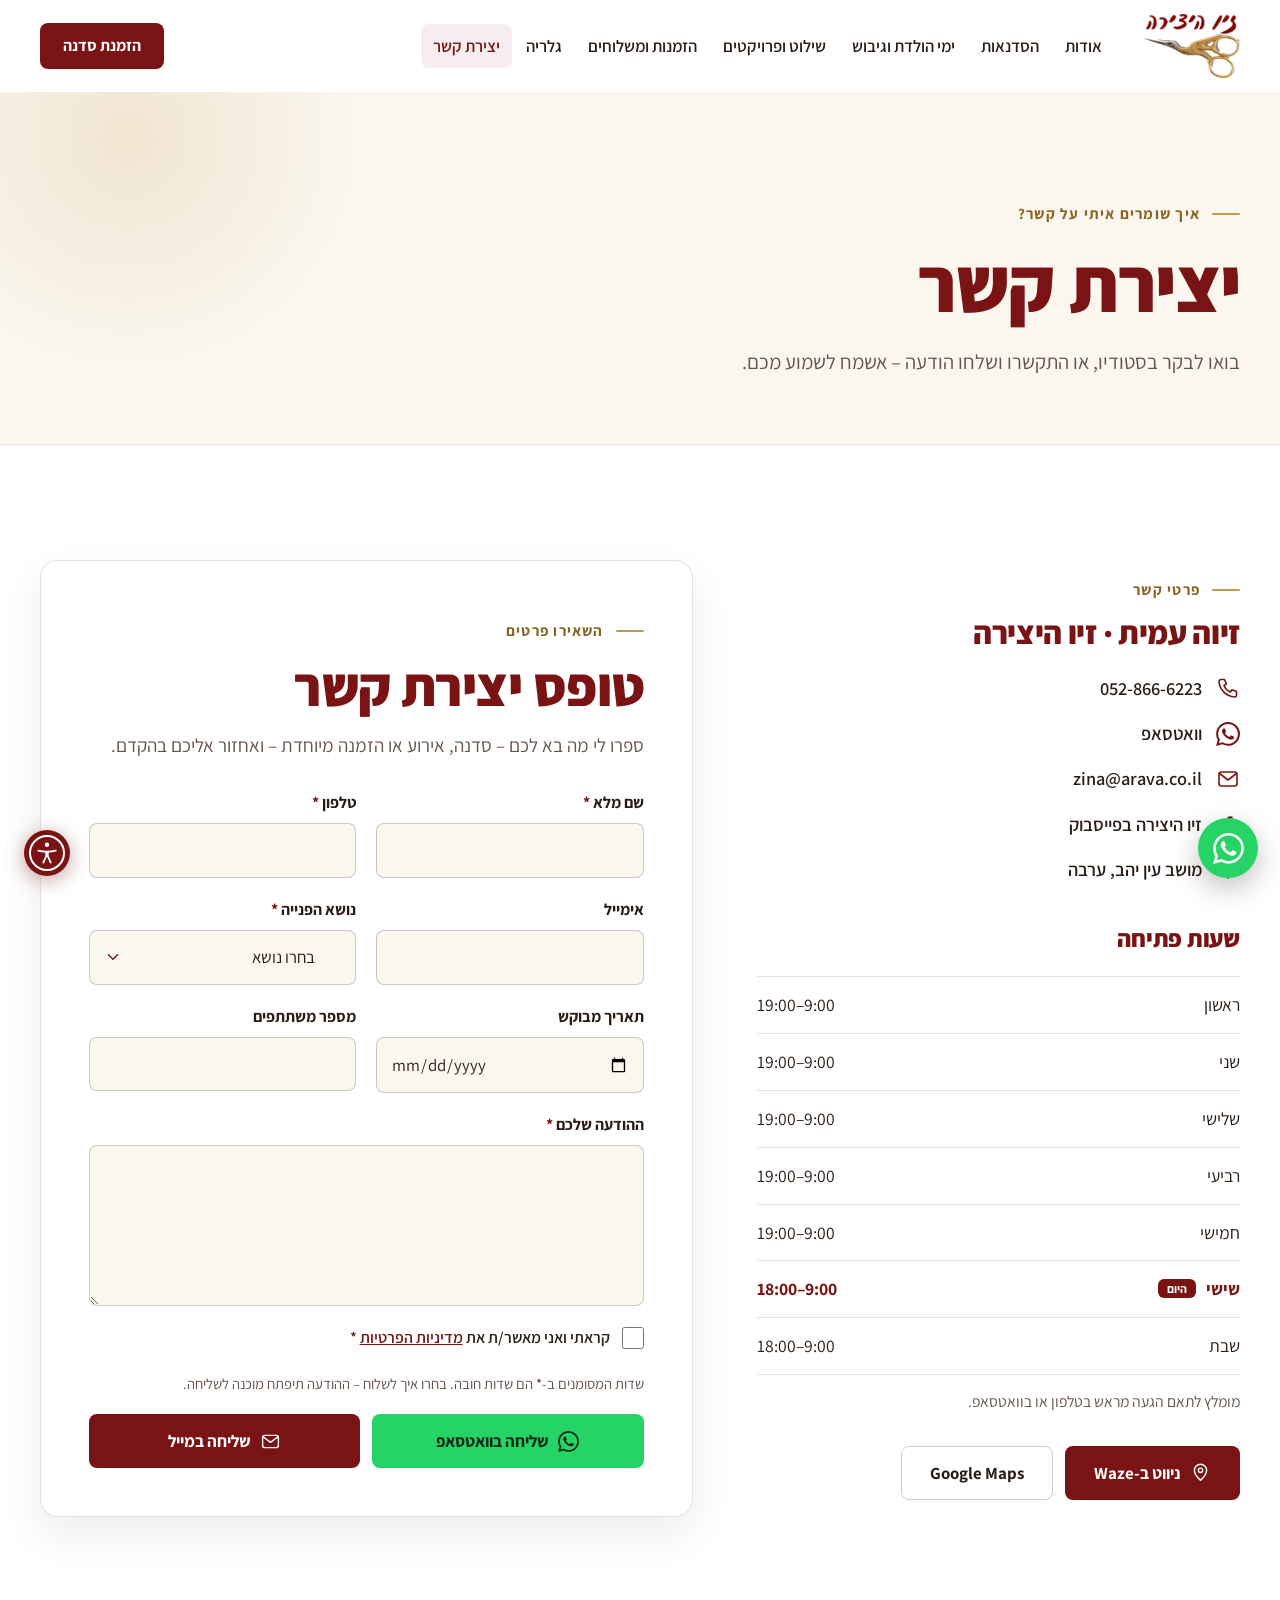
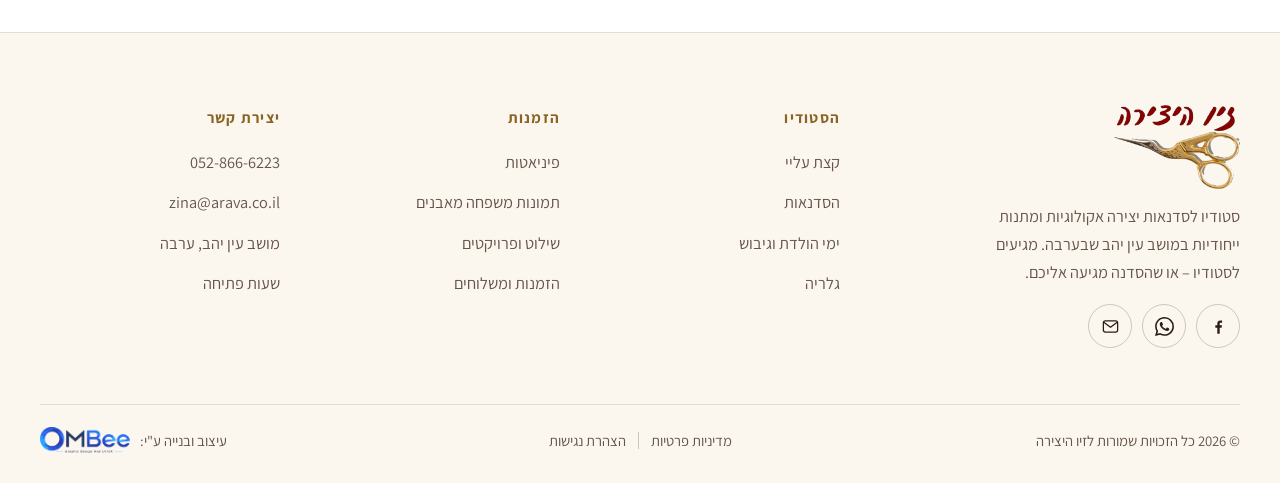
<file: contact.html>
<!doctype html>
<html lang="he" dir="rtl">
<head>
<meta charset="utf-8">
<meta name="viewport" content="width=device-width, initial-scale=1, viewport-fit=cover">
<title>יצירת קשר · זיו היצירה</title>
<meta name="description" content="צרו קשר עם זיו היצירה – מושב עין יהב, ערבה. טלפון 052-866-6223, וואטסאפ ואימייל. שעות פתיחה ומפת הגעה.">
<meta name="theme-color" content="#7a1414">
<meta property="og:type" content="website">
<meta property="og:locale" content="he_IL">
<meta property="og:site_name" content="זיו היצירה">
<meta property="og:title" content="יצירת קשר · זיו היצירה">
<meta property="og:description" content="צרו קשר עם זיו היצירה – מושב עין יהב, ערבה. טלפון 052-866-6223, וואטסאפ ואימייל. שעות פתיחה ומפת הגעה.">
<meta property="og:image" content="images/stones-1.webp">
<link rel="icon" type="image/webp" href="images/logo-ziv%20yetzira.webp">
<link rel="apple-touch-icon" href="images/logo-ziv%20yetzira.webp">
<script>if(innerWidth>1600)document.documentElement.style.zoom=Math.min(innerWidth/1600,2.2)</script>
<link rel="stylesheet" href="css/site.css">
</head>
<body>
<a class="skip" href="#main">דלג לתוכן</a>
<header class="site-header">
  <div class="wrap">
    <button class="burger" type="button" aria-label="פתיחת תפריט" aria-expanded="false" aria-controls="site-nav"><svg viewBox="0 0 24 24" aria-hidden="true"><path d="M3.5 6.5h17M3.5 12h17M3.5 17.5h17"/></svg></button>
    <a class="brand" href="index.html" aria-label="זיו היצירה – דף הבית"><img src="images/logo-ziv%20yetzira.webp" alt="זיו היצירה" width="903" height="603"></a>
    <nav class="nav" id="site-nav" aria-label="ניווט ראשי">
      <div class="drawer-head">
        <a class="drawer-logo" href="index.html"><img src="images/logo-ziv%20yetzira.webp" alt="זיו היצירה" width="903" height="603"></a>
        <button class="drawer-x" type="button" aria-label="סגירת תפריט"><svg viewBox="0 0 24 24" fill="none" stroke="currentColor" stroke-width="1.8" stroke-linecap="round" aria-hidden="true"><path d="M6 6l12 12M18 6 6 18"/></svg></button>
      </div>
      <div class="drawer-links">
        <a href="about.html">אודות</a>
        <a href="workshops.html">הסדנאות</a>
        <a href="events.html">ימי הולדת וגיבוש</a>
        <a href="projects.html">שילוט ופרויקטים</a>
        <a href="orders.html">הזמנות ומשלוחים</a>
        <a href="gallery.html">גלריה</a>
        <a href="contact.html" aria-current="page">יצירת קשר</a>
      </div>
      <div class="drawer-cta">
        <a class="btn btn-primary" href="https://wa.me/972528666223?text=%D7%94%D7%99%D7%99%20%D7%96%D7%99%D7%95%D7%94%2C%20%D7%94%D7%92%D7%A2%D7%AA%D7%99%20%D7%93%D7%A8%D7%9A%20%D7%94%D7%90%D7%AA%D7%A8%20%D7%95%D7%90%D7%A9%D7%9E%D7%97%20%D7%9C%D7%A9%D7%9E%D7%95%D7%A2%20%D7%A4%D7%A8%D7%98%D7%99%D7%9D%20%D7%A2%D7%9C%20%D7%94%D7%A1%D7%93%D7%A0%D7%90%D7%95%D7%AA" target="_blank" rel="noopener"><svg viewBox="0 0 24 24" fill="currentColor" aria-hidden="true"><path d="M17.472 14.382c-.297-.149-1.758-.867-2.03-.967-.273-.099-.471-.148-.67.15-.197.297-.767.966-.94 1.164-.173.199-.347.223-.644.075-.297-.15-1.255-.463-2.39-1.475-.883-.788-1.48-1.761-1.653-2.059-.173-.297-.018-.458.13-.606.134-.133.298-.347.446-.52.149-.174.198-.298.298-.497.099-.198.05-.371-.025-.52-.075-.149-.669-1.612-.916-2.207-.242-.579-.487-.5-.669-.51-.173-.008-.371-.01-.57-.01-.198 0-.52.074-.792.372-.272.297-1.04 1.016-1.04 2.479 0 1.462 1.065 2.875 1.213 3.074.149.198 2.096 3.2 5.077 4.487.709.306 1.262.489 1.694.625.712.227 1.36.195 1.871.118.571-.085 1.758-.719 2.006-1.413.248-.694.248-1.289.173-1.413-.074-.124-.272-.198-.57-.347m-5.421 7.403h-.004a9.87 9.87 0 0 1-5.031-1.378l-.361-.214-3.741.982.998-3.648-.235-.374a9.86 9.86 0 0 1-1.51-5.26c.001-5.45 4.436-9.884 9.888-9.884 2.64 0 5.122 1.03 6.988 2.898a9.825 9.825 0 0 1 2.893 6.994c-.003 5.45-4.437 9.884-9.885 9.884m8.413-18.297A11.815 11.815 0 0 0 12.05 0C5.495 0 .16 5.335.157 11.892c0 2.096.547 4.142 1.588 5.945L.057 24l6.305-1.654a11.882 11.882 0 0 0 5.683 1.448h.005c6.554 0 11.89-5.335 11.893-11.893a11.821 11.821 0 0 0-3.48-8.413Z"/></svg> הזמנת סדנה</a>
        <div class="drawer-contact">
          <a href="tel:0528666223"><svg viewBox="0 0 24 24" fill="none" stroke="currentColor" stroke-width="1.6" stroke-linecap="round" stroke-linejoin="round" aria-hidden="true"><path d="M5 3.5h3.5l1.8 4.5-2.3 1.5a11 11 0 0 0 6.5 6.5l1.5-2.3 4.5 1.8V19a2 2 0 0 1-2 2A17 17 0 0 1 3 5.5a2 2 0 0 1 2-2Z"/></svg> <bdi dir="ltr">052-866-6223</bdi></a>
          <a href="https://waze.com/ul?q=%D7%A2%D7%99%D7%9F%20%D7%99%D7%94%D7%91&navigate=yes" target="_blank" rel="noopener"><svg viewBox="0 0 24 24" fill="none" stroke="currentColor" stroke-width="1.6" stroke-linecap="round" stroke-linejoin="round" aria-hidden="true"><path d="M12 21s-7-6.2-7-11.5a7 7 0 0 1 14 0C19 14.8 12 21 12 21Z"/><circle cx="12" cy="9.5" r="2.5"/></svg> Waze</a>
        </div>
      </div>
    </nav>
    <div class="nav-scrim" hidden></div>
    <a class="btn btn-primary header-cta" href="https://wa.me/972528666223?text=%D7%94%D7%99%D7%99%20%D7%96%D7%99%D7%95%D7%94%2C%20%D7%94%D7%92%D7%A2%D7%AA%D7%99%20%D7%93%D7%A8%D7%9A%20%D7%94%D7%90%D7%AA%D7%A8%20%D7%95%D7%90%D7%A9%D7%9E%D7%97%20%D7%9C%D7%A9%D7%9E%D7%95%D7%A2%20%D7%A4%D7%A8%D7%98%D7%99%D7%9D%20%D7%A2%D7%9C%20%D7%94%D7%A1%D7%93%D7%A0%D7%90%D7%95%D7%AA" target="_blank" rel="noopener">הזמנת סדנה</a>
  </div>
</header>
<main id="main">
<section class="page-hero" aria-labelledby="pt">
  <div class="wrap">
    <span class="eyebrow">איך שומרים איתי על קשר?</span>
    <h1 id="pt">יצירת קשר</h1>
    <p class="lead">בואו לבקר בסטודיו, או התקשרו ושלחו הודעה – אשמח לשמוע מכם.</p>
  </div>
</section>
<section class="section" aria-labelledby="form-title">
  <div class="wrap contact-grid">
    <aside class="contact-aside reveal" aria-label="פרטי קשר ושעות פתיחה">
      <span class="eyebrow">פרטי קשר</span>
      <h2 class="aside-title">זיוה עמית · זיו היצירה</h2>
      <ul class="contact-list">
        <li><a href="tel:0528666223"><svg viewBox="0 0 24 24" fill="none" stroke="currentColor" stroke-width="1.6" stroke-linecap="round" stroke-linejoin="round" aria-hidden="true"><path d="M5 3.5h3.5l1.8 4.5-2.3 1.5a11 11 0 0 0 6.5 6.5l1.5-2.3 4.5 1.8V19a2 2 0 0 1-2 2A17 17 0 0 1 3 5.5a2 2 0 0 1 2-2Z"/></svg> <bdi dir="ltr">052-866-6223</bdi></a></li>
        <li><a href="https://wa.me/972528666223?text=%D7%94%D7%99%D7%99%20%D7%96%D7%99%D7%95%D7%94%2C%20%D7%94%D7%92%D7%A2%D7%AA%D7%99%20%D7%93%D7%A8%D7%9A%20%D7%94%D7%90%D7%AA%D7%A8%20%D7%95%D7%90%D7%A9%D7%9E%D7%97%20%D7%9C%D7%A9%D7%9E%D7%95%D7%A2%20%D7%A4%D7%A8%D7%98%D7%99%D7%9D%20%D7%A2%D7%9C%20%D7%94%D7%A1%D7%93%D7%A0%D7%90%D7%95%D7%AA" target="_blank" rel="noopener"><svg viewBox="0 0 24 24" fill="currentColor" aria-hidden="true"><path d="M17.472 14.382c-.297-.149-1.758-.867-2.03-.967-.273-.099-.471-.148-.67.15-.197.297-.767.966-.94 1.164-.173.199-.347.223-.644.075-.297-.15-1.255-.463-2.39-1.475-.883-.788-1.48-1.761-1.653-2.059-.173-.297-.018-.458.13-.606.134-.133.298-.347.446-.52.149-.174.198-.298.298-.497.099-.198.05-.371-.025-.52-.075-.149-.669-1.612-.916-2.207-.242-.579-.487-.5-.669-.51-.173-.008-.371-.01-.57-.01-.198 0-.52.074-.792.372-.272.297-1.04 1.016-1.04 2.479 0 1.462 1.065 2.875 1.213 3.074.149.198 2.096 3.2 5.077 4.487.709.306 1.262.489 1.694.625.712.227 1.36.195 1.871.118.571-.085 1.758-.719 2.006-1.413.248-.694.248-1.289.173-1.413-.074-.124-.272-.198-.57-.347m-5.421 7.403h-.004a9.87 9.87 0 0 1-5.031-1.378l-.361-.214-3.741.982.998-3.648-.235-.374a9.86 9.86 0 0 1-1.51-5.26c.001-5.45 4.436-9.884 9.888-9.884 2.64 0 5.122 1.03 6.988 2.898a9.825 9.825 0 0 1 2.893 6.994c-.003 5.45-4.437 9.884-9.885 9.884m8.413-18.297A11.815 11.815 0 0 0 12.05 0C5.495 0 .16 5.335.157 11.892c0 2.096.547 4.142 1.588 5.945L.057 24l6.305-1.654a11.882 11.882 0 0 0 5.683 1.448h.005c6.554 0 11.89-5.335 11.893-11.893a11.821 11.821 0 0 0-3.48-8.413Z"/></svg> וואטסאפ</a></li>
        <li><a href="mailto:zina@arava.co.il"><svg viewBox="0 0 24 24" fill="none" stroke="currentColor" stroke-width="1.6" stroke-linecap="round" stroke-linejoin="round" aria-hidden="true"><rect x="3" y="5" width="18" height="14" rx="2.5"/><path d="m3.5 6.5 8.5 6.5 8.5-6.5"/></svg> zina@arava.co.il</a></li>
        <li><a href="https://www.facebook.com/ZIVHAYEZIRA/" target="_blank" rel="noopener"><svg viewBox="0 0 24 24" fill="currentColor" aria-hidden="true"><path d="M13.5 21v-7.5h2.5l.4-3h-2.9V8.6c0-.87.25-1.46 1.5-1.46h1.55V4.47A20 20 0 0 0 14.3 4.3c-2.25 0-3.8 1.37-3.8 3.9v2.3H8v3h2.5V21h3Z"/></svg> זיו היצירה בפייסבוק</a></li>
        <li><a href="https://maps.google.com/?cid=7895761527797647251" target="_blank" rel="noopener"><svg viewBox="0 0 24 24" fill="none" stroke="currentColor" stroke-width="1.6" stroke-linecap="round" stroke-linejoin="round" aria-hidden="true"><path d="M12 21s-7-6.2-7-11.5a7 7 0 0 1 14 0C19 14.8 12 21 12 21Z"/><circle cx="12" cy="9.5" r="2.5"/></svg> מושב עין יהב, ערבה</a></li>
      </ul>
      <h3 class="aside-sub">שעות פתיחה</h3>
      <ul class="hours">
        <li data-days="0"><span>ראשון</span><span>9:00–19:00</span></li>
        <li data-days="1"><span>שני</span><span>9:00–19:00</span></li>
        <li data-days="2"><span>שלישי</span><span>9:00–19:00</span></li>
        <li data-days="3"><span>רביעי</span><span>9:00–19:00</span></li>
        <li data-days="4"><span>חמישי</span><span>9:00–19:00</span></li>
        <li data-days="5"><span>שישי</span><span>9:00–18:00</span></li>
        <li data-days="6"><span>שבת</span><span>9:00–18:00</span></li>
      </ul>
      <p class="note">מומלץ לתאם הגעה מראש בטלפון או בוואטסאפ.</p>
      <div class="actions"><a class="btn btn-primary" href="https://waze.com/ul?q=%D7%A2%D7%99%D7%9F%20%D7%99%D7%94%D7%91&navigate=yes" target="_blank" rel="noopener"><svg viewBox="0 0 24 24" fill="none" stroke="currentColor" stroke-width="1.6" stroke-linecap="round" stroke-linejoin="round" aria-hidden="true"><path d="M12 21s-7-6.2-7-11.5a7 7 0 0 1 14 0C19 14.8 12 21 12 21Z"/><circle cx="12" cy="9.5" r="2.5"/></svg> ניווט ב-Waze</a><a class="btn btn-ghost" href="https://maps.google.com/?cid=7895761527797647251" target="_blank" rel="noopener">Google Maps</a></div>
    </aside>
    <div class="form-card reveal">
      <span class="eyebrow">השאירו פרטים</span>
      <h2 class="section-title" id="form-title">טופס יצירת קשר</h2>
      <p class="form-intro">ספרו לי מה בא לכם – סדנה, אירוע או הזמנה מיוחדת – ואחזור אליכם בהקדם.</p>
      <div class="form-errors" id="form-errors" role="alert" tabindex="-1" hidden></div>
      <form id="contact-form" novalidate>
        <div class="form-grid">
          <div class="field">
            <label for="cf-name">שם מלא <span class="req" aria-hidden="true">*</span></label>
            <input id="cf-name" name="name" type="text" autocomplete="name" required aria-required="true" aria-describedby="cf-name-err">
            <p class="field-err" id="cf-name-err"></p>
          </div>
          <div class="field">
            <label for="cf-phone">טלפון <span class="req" aria-hidden="true">*</span></label>
            <input id="cf-phone" name="phone" type="tel" inputmode="tel" autocomplete="tel" dir="ltr" required aria-required="true" aria-describedby="cf-phone-err">
            <p class="field-err" id="cf-phone-err"></p>
          </div>
          <div class="field">
            <label for="cf-email">אימייל</label>
            <input id="cf-email" name="email" type="email" autocomplete="email" dir="ltr" aria-describedby="cf-email-err">
            <p class="field-err" id="cf-email-err"></p>
          </div>
          <div class="field">
            <label for="cf-subject">נושא הפנייה <span class="req" aria-hidden="true">*</span></label>
            <select id="cf-subject" name="subject" required aria-required="true" aria-describedby="cf-subject-err">
              <option value="">בחרו נושא</option>
              <option>סדנה בסטודיו בעין יהב</option>
              <option>סדנה אצלנו (סדנה נודדת)</option>
              <option>יום הולדת</option>
              <option>יום גיבוש</option>
              <option>הזמנת פיניאטה</option>
              <option>הזמנת מוצר או מתנה</option>
              <option>שילוט או פרויקט</option>
              <option>אחר</option>
            </select>
            <p class="field-err" id="cf-subject-err"></p>
          </div>
          <div class="field">
            <label for="cf-date">תאריך מבוקש</label>
            <input id="cf-date" name="date" type="date">
          </div>
          <div class="field">
            <label for="cf-people">מספר משתתפים</label>
            <input id="cf-people" name="people" type="number" min="1" max="500" inputmode="numeric">
          </div>
          <div class="field full">
            <label for="cf-msg">ההודעה שלכם <span class="req" aria-hidden="true">*</span></label>
            <textarea id="cf-msg" name="message" rows="5" required aria-required="true" aria-describedby="cf-msg-err"></textarea>
            <p class="field-err" id="cf-msg-err"></p>
          </div>
          <div class="field full check">
            <input id="cf-consent" name="consent" type="checkbox" required aria-required="true" aria-describedby="cf-consent-err">
            <label for="cf-consent">קראתי ואני מאשר/ת את <a href="privacy.html">מדיניות הפרטיות</a> <span class="req" aria-hidden="true">*</span></label>
            <p class="field-err" id="cf-consent-err"></p>
          </div>
        </div>
        <p class="form-note">שדות המסומנים ב-<span class="req">*</span> הם שדות חובה. בחרו איך לשלוח – ההודעה תיפתח מוכנה לשליחה.</p>
        <div class="form-actions">
          <button class="btn btn-wa" type="submit" value="whatsapp"><svg viewBox="0 0 24 24" fill="currentColor" aria-hidden="true"><path d="M17.472 14.382c-.297-.149-1.758-.867-2.03-.967-.273-.099-.471-.148-.67.15-.197.297-.767.966-.94 1.164-.173.199-.347.223-.644.075-.297-.15-1.255-.463-2.39-1.475-.883-.788-1.48-1.761-1.653-2.059-.173-.297-.018-.458.13-.606.134-.133.298-.347.446-.52.149-.174.198-.298.298-.497.099-.198.05-.371-.025-.52-.075-.149-.669-1.612-.916-2.207-.242-.579-.487-.5-.669-.51-.173-.008-.371-.01-.57-.01-.198 0-.52.074-.792.372-.272.297-1.04 1.016-1.04 2.479 0 1.462 1.065 2.875 1.213 3.074.149.198 2.096 3.2 5.077 4.487.709.306 1.262.489 1.694.625.712.227 1.36.195 1.871.118.571-.085 1.758-.719 2.006-1.413.248-.694.248-1.289.173-1.413-.074-.124-.272-.198-.57-.347m-5.421 7.403h-.004a9.87 9.87 0 0 1-5.031-1.378l-.361-.214-3.741.982.998-3.648-.235-.374a9.86 9.86 0 0 1-1.51-5.26c.001-5.45 4.436-9.884 9.888-9.884 2.64 0 5.122 1.03 6.988 2.898a9.825 9.825 0 0 1 2.893 6.994c-.003 5.45-4.437 9.884-9.885 9.884m8.413-18.297A11.815 11.815 0 0 0 12.05 0C5.495 0 .16 5.335.157 11.892c0 2.096.547 4.142 1.588 5.945L.057 24l6.305-1.654a11.882 11.882 0 0 0 5.683 1.448h.005c6.554 0 11.89-5.335 11.893-11.893a11.821 11.821 0 0 0-3.48-8.413Z"/></svg> שליחה בוואטסאפ</button>
          <button class="btn btn-primary" type="submit" value="email"><svg viewBox="0 0 24 24" fill="none" stroke="currentColor" stroke-width="1.6" stroke-linecap="round" stroke-linejoin="round" aria-hidden="true"><rect x="3" y="5" width="18" height="14" rx="2.5"/><path d="m3.5 6.5 8.5 6.5 8.5-6.5"/></svg> שליחה במייל</button>
        </div>
        <p class="form-success" id="form-success" role="status" hidden>תודה! ההודעה נפתחה לשליחה. אם החלון לא נפתח, אפשר להתקשר ל-<a href="tel:0528666223"><bdi dir="ltr">052-866-6223</bdi></a>.</p>
      </form>
    </div>
  </div>
</section>
</main>
<footer class="site-footer">
  <div class="wrap">
    <div class="footer-grid">
      <div class="footer-brand">
        <img src="images/logo-ziv%20yetzira.webp" alt="זיו היצירה" width="903" height="603" loading="lazy">
        <p>סטודיו לסדנאות יצירה אקולוגיות ומתנות ייחודיות במושב עין יהב שבערבה. מגיעים לסטודיו – או שהסדנה מגיעה אליכם.</p>
        <div class="socials">
          <a href="https://www.facebook.com/ZIVHAYEZIRA/" target="_blank" rel="noopener" aria-label="פייסבוק"><svg viewBox="0 0 24 24" fill="currentColor" aria-hidden="true"><path d="M13.5 21v-7.5h2.5l.4-3h-2.9V8.6c0-.87.25-1.46 1.5-1.46h1.55V4.47A20 20 0 0 0 14.3 4.3c-2.25 0-3.8 1.37-3.8 3.9v2.3H8v3h2.5V21h3Z"/></svg></a>
          <a href="https://wa.me/972528666223?text=%D7%94%D7%99%D7%99%20%D7%96%D7%99%D7%95%D7%94%2C%20%D7%94%D7%92%D7%A2%D7%AA%D7%99%20%D7%93%D7%A8%D7%9A%20%D7%94%D7%90%D7%AA%D7%A8%20%D7%95%D7%90%D7%A9%D7%9E%D7%97%20%D7%9C%D7%A9%D7%9E%D7%95%D7%A2%20%D7%A4%D7%A8%D7%98%D7%99%D7%9D%20%D7%A2%D7%9C%20%D7%94%D7%A1%D7%93%D7%A0%D7%90%D7%95%D7%AA" target="_blank" rel="noopener" aria-label="וואטסאפ"><svg viewBox="0 0 24 24" fill="currentColor" aria-hidden="true"><path d="M17.472 14.382c-.297-.149-1.758-.867-2.03-.967-.273-.099-.471-.148-.67.15-.197.297-.767.966-.94 1.164-.173.199-.347.223-.644.075-.297-.15-1.255-.463-2.39-1.475-.883-.788-1.48-1.761-1.653-2.059-.173-.297-.018-.458.13-.606.134-.133.298-.347.446-.52.149-.174.198-.298.298-.497.099-.198.05-.371-.025-.52-.075-.149-.669-1.612-.916-2.207-.242-.579-.487-.5-.669-.51-.173-.008-.371-.01-.57-.01-.198 0-.52.074-.792.372-.272.297-1.04 1.016-1.04 2.479 0 1.462 1.065 2.875 1.213 3.074.149.198 2.096 3.2 5.077 4.487.709.306 1.262.489 1.694.625.712.227 1.36.195 1.871.118.571-.085 1.758-.719 2.006-1.413.248-.694.248-1.289.173-1.413-.074-.124-.272-.198-.57-.347m-5.421 7.403h-.004a9.87 9.87 0 0 1-5.031-1.378l-.361-.214-3.741.982.998-3.648-.235-.374a9.86 9.86 0 0 1-1.51-5.26c.001-5.45 4.436-9.884 9.888-9.884 2.64 0 5.122 1.03 6.988 2.898a9.825 9.825 0 0 1 2.893 6.994c-.003 5.45-4.437 9.884-9.885 9.884m8.413-18.297A11.815 11.815 0 0 0 12.05 0C5.495 0 .16 5.335.157 11.892c0 2.096.547 4.142 1.588 5.945L.057 24l6.305-1.654a11.882 11.882 0 0 0 5.683 1.448h.005c6.554 0 11.89-5.335 11.893-11.893a11.821 11.821 0 0 0-3.48-8.413Z"/></svg></a>
          <a href="mailto:zina@arava.co.il" aria-label="אימייל"><svg viewBox="0 0 24 24" fill="none" stroke="currentColor" stroke-width="1.6" stroke-linecap="round" stroke-linejoin="round" aria-hidden="true"><rect x="3" y="5" width="18" height="14" rx="2.5"/><path d="m3.5 6.5 8.5 6.5 8.5-6.5"/></svg></a>
        </div>
      </div>
      <div>
        <h4>הסטודיו</h4>
        <ul>
          <li><a href="about.html">קצת עליי</a></li>
          <li><a href="workshops.html">הסדנאות</a></li>
          <li><a href="events.html">ימי הולדת וגיבוש</a></li>
          <li><a href="gallery.html">גלריה</a></li>
        </ul>
      </div>
      <div>
        <h4>הזמנות</h4>
        <ul>
          <li><a href="workshops.html#pinata">פיניאטות</a></li>
          <li><a href="workshops.html#stones">תמונות משפחה מאבנים</a></li>
          <li><a href="projects.html">שילוט ופרויקטים</a></li>
          <li><a href="orders.html">הזמנות ומשלוחים</a></li>
        </ul>
      </div>
      <div>
        <h4>יצירת קשר</h4>
        <ul>
          <li><a href="tel:0528666223"><bdi dir="ltr">052-866-6223</bdi></a></li>
          <li><a href="mailto:zina@arava.co.il">zina@arava.co.il</a></li>
          <li><a href="https://maps.google.com/?cid=7895761527797647251" target="_blank" rel="noopener">מושב עין יהב, ערבה</a></li>
          <li><a href="contact.html">שעות פתיחה</a></li>
        </ul>
      </div>
    </div>
    <div class="footer-bottom">
      <span>© <span id="year">2026</span> כל הזכויות שמורות לזיו היצירה</span>
      <nav class="legal-links" aria-label="מידע משפטי"><a href="privacy.html">מדיניות פרטיות</a><a href="accessibility.html">הצהרת נגישות</a></nav>
      <span class="credit">עיצוב ובנייה ע"י: <a href="https://ombee.co.il" target="_blank" rel="noopener" aria-label="OMBee – עיצוב גרפי ובניית אתרים"><img src="images/ombee-logo.webp" alt="OMBee" width="800" height="230" loading="lazy"></a></span>
    </div>
  </div>
</footer>

<a class="wa-float" href="https://wa.me/972528666223?text=%D7%94%D7%99%D7%99%20%D7%96%D7%99%D7%95%D7%94%2C%20%D7%94%D7%92%D7%A2%D7%AA%D7%99%20%D7%93%D7%A8%D7%9A%20%D7%94%D7%90%D7%AA%D7%A8%20%D7%95%D7%90%D7%A9%D7%9E%D7%97%20%D7%9C%D7%A9%D7%9E%D7%95%D7%A2%20%D7%A4%D7%A8%D7%98%D7%99%D7%9D%20%D7%A2%D7%9C%20%D7%94%D7%A1%D7%93%D7%A0%D7%90%D7%95%D7%AA" target="_blank" rel="noopener" aria-label="שליחת הודעה בוואטסאפ"><svg viewBox="0 0 24 24" fill="currentColor" aria-hidden="true"><path d="M17.472 14.382c-.297-.149-1.758-.867-2.03-.967-.273-.099-.471-.148-.67.15-.197.297-.767.966-.94 1.164-.173.199-.347.223-.644.075-.297-.15-1.255-.463-2.39-1.475-.883-.788-1.48-1.761-1.653-2.059-.173-.297-.018-.458.13-.606.134-.133.298-.347.446-.52.149-.174.198-.298.298-.497.099-.198.05-.371-.025-.52-.075-.149-.669-1.612-.916-2.207-.242-.579-.487-.5-.669-.51-.173-.008-.371-.01-.57-.01-.198 0-.52.074-.792.372-.272.297-1.04 1.016-1.04 2.479 0 1.462 1.065 2.875 1.213 3.074.149.198 2.096 3.2 5.077 4.487.709.306 1.262.489 1.694.625.712.227 1.36.195 1.871.118.571-.085 1.758-.719 2.006-1.413.248-.694.248-1.289.173-1.413-.074-.124-.272-.198-.57-.347m-5.421 7.403h-.004a9.87 9.87 0 0 1-5.031-1.378l-.361-.214-3.741.982.998-3.648-.235-.374a9.86 9.86 0 0 1-1.51-5.26c.001-5.45 4.436-9.884 9.888-9.884 2.64 0 5.122 1.03 6.988 2.898a9.825 9.825 0 0 1 2.893 6.994c-.003 5.45-4.437 9.884-9.885 9.884m8.413-18.297A11.815 11.815 0 0 0 12.05 0C5.495 0 .16 5.335.157 11.892c0 2.096.547 4.142 1.588 5.945L.057 24l6.305-1.654a11.882 11.882 0 0 0 5.683 1.448h.005c6.554 0 11.89-5.335 11.893-11.893a11.821 11.821 0 0 0-3.48-8.413Z"/></svg></a>
<div class="mobile-bar">
  <a class="btn btn-primary" href="tel:0528666223"><svg viewBox="0 0 24 24" fill="none" stroke="currentColor" stroke-width="1.6" stroke-linecap="round" stroke-linejoin="round" aria-hidden="true"><path d="M5 3.5h3.5l1.8 4.5-2.3 1.5a11 11 0 0 0 6.5 6.5l1.5-2.3 4.5 1.8V19a2 2 0 0 1-2 2A17 17 0 0 1 3 5.5a2 2 0 0 1 2-2Z"/></svg> התקשרו</a>
  <a class="btn btn-wa" href="https://wa.me/972528666223?text=%D7%94%D7%99%D7%99%20%D7%96%D7%99%D7%95%D7%94%2C%20%D7%94%D7%92%D7%A2%D7%AA%D7%99%20%D7%93%D7%A8%D7%9A%20%D7%94%D7%90%D7%AA%D7%A8%20%D7%95%D7%90%D7%A9%D7%9E%D7%97%20%D7%9C%D7%A9%D7%9E%D7%95%D7%A2%20%D7%A4%D7%A8%D7%98%D7%99%D7%9D%20%D7%A2%D7%9C%20%D7%94%D7%A1%D7%93%D7%A0%D7%90%D7%95%D7%AA" target="_blank" rel="noopener"><svg viewBox="0 0 24 24" fill="currentColor" aria-hidden="true"><path d="M17.472 14.382c-.297-.149-1.758-.867-2.03-.967-.273-.099-.471-.148-.67.15-.197.297-.767.966-.94 1.164-.173.199-.347.223-.644.075-.297-.15-1.255-.463-2.39-1.475-.883-.788-1.48-1.761-1.653-2.059-.173-.297-.018-.458.13-.606.134-.133.298-.347.446-.52.149-.174.198-.298.298-.497.099-.198.05-.371-.025-.52-.075-.149-.669-1.612-.916-2.207-.242-.579-.487-.5-.669-.51-.173-.008-.371-.01-.57-.01-.198 0-.52.074-.792.372-.272.297-1.04 1.016-1.04 2.479 0 1.462 1.065 2.875 1.213 3.074.149.198 2.096 3.2 5.077 4.487.709.306 1.262.489 1.694.625.712.227 1.36.195 1.871.118.571-.085 1.758-.719 2.006-1.413.248-.694.248-1.289.173-1.413-.074-.124-.272-.198-.57-.347m-5.421 7.403h-.004a9.87 9.87 0 0 1-5.031-1.378l-.361-.214-3.741.982.998-3.648-.235-.374a9.86 9.86 0 0 1-1.51-5.26c.001-5.45 4.436-9.884 9.888-9.884 2.64 0 5.122 1.03 6.988 2.898a9.825 9.825 0 0 1 2.893 6.994c-.003 5.45-4.437 9.884-9.885 9.884m8.413-18.297A11.815 11.815 0 0 0 12.05 0C5.495 0 .16 5.335.157 11.892c0 2.096.547 4.142 1.588 5.945L.057 24l6.305-1.654a11.882 11.882 0 0 0 5.683 1.448h.005c6.554 0 11.89-5.335 11.893-11.893a11.821 11.821 0 0 0-3.48-8.413Z"/></svg> וואטסאפ</a>
</div>
<script src="js/site.js"></script>
<script src="js/accessibility.js"></script>
</body>
</html>
</file>
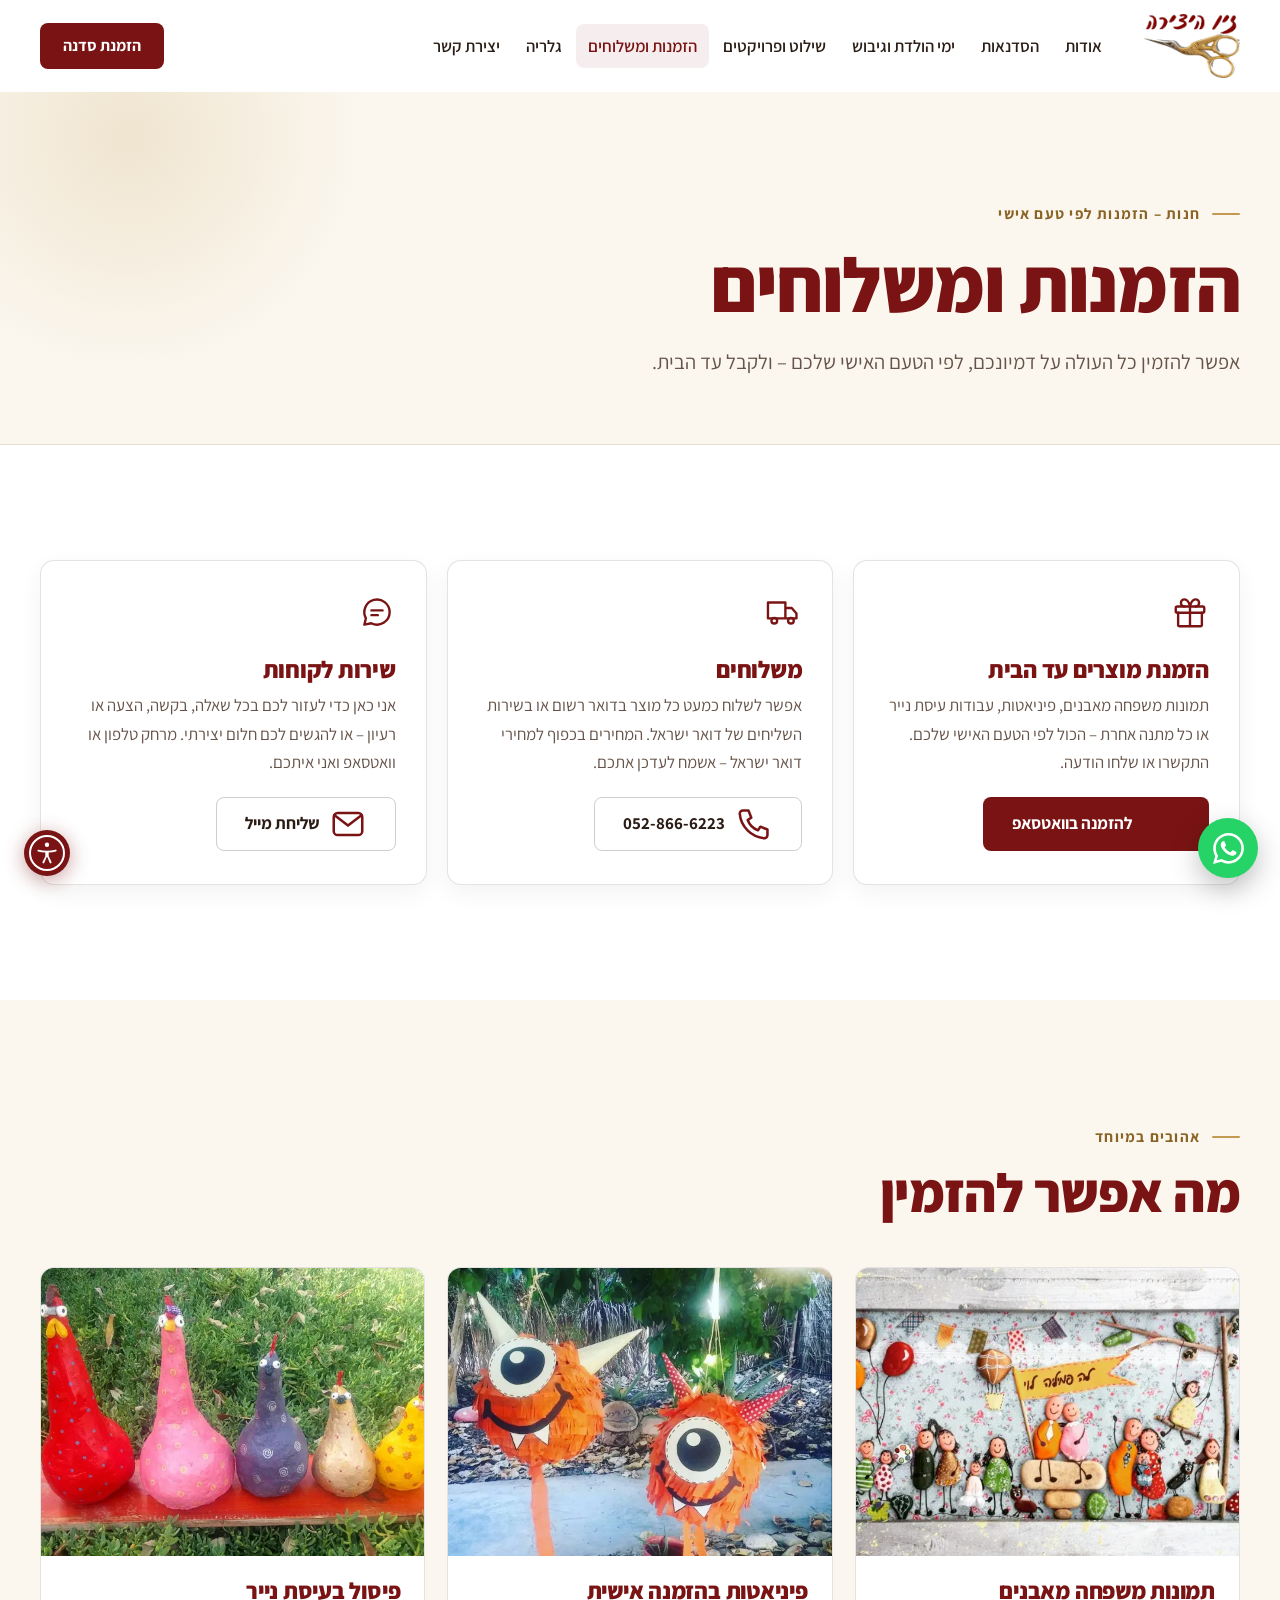
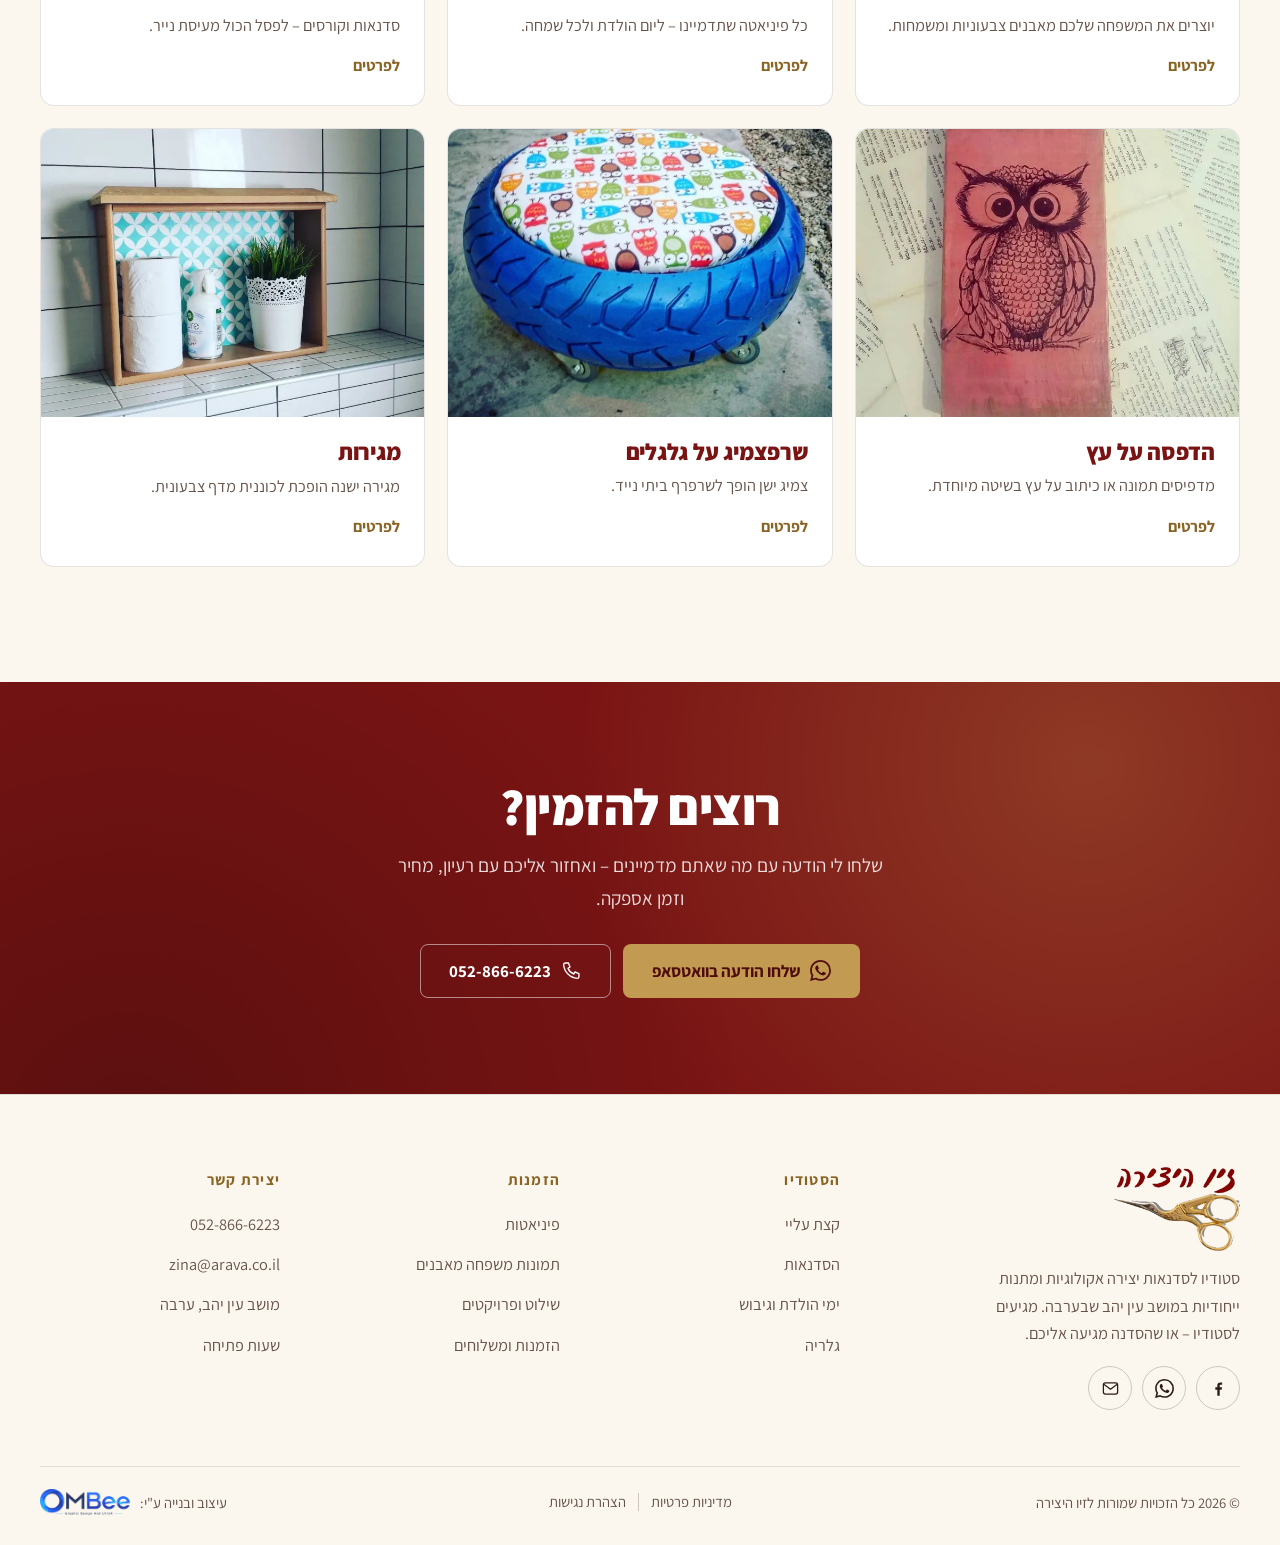
<file: orders.html>
<!doctype html>
<html lang="he" dir="rtl">
<head>
<meta charset="utf-8">
<meta name="viewport" content="width=device-width, initial-scale=1, viewport-fit=cover">
<title>הזמנות ומשלוחים · זיו היצירה</title>
<meta name="description" content="הזמנת מתנות ויצירות בהתאמה אישית מזיו היצירה – תמונות משפחה מאבנים, פיניאטות, עבודות עיסת נייר – עם משלוח בדואר ישראל.">
<meta name="theme-color" content="#7a1414">
<meta property="og:type" content="website">
<meta property="og:locale" content="he_IL">
<meta property="og:site_name" content="זיו היצירה">
<meta property="og:title" content="הזמנות ומשלוחים · זיו היצירה">
<meta property="og:description" content="הזמנת מתנות ויצירות בהתאמה אישית מזיו היצירה – תמונות משפחה מאבנים, פיניאטות, עבודות עיסת נייר – עם משלוח בדואר ישראל.">
<meta property="og:image" content="images/pinata-1.webp">
<link rel="icon" type="image/webp" href="images/logo-ziv%20yetzira.webp">
<link rel="apple-touch-icon" href="images/logo-ziv%20yetzira.webp">
<script>if(innerWidth>1600)document.documentElement.style.zoom=Math.min(innerWidth/1600,2.2)</script>
<link rel="stylesheet" href="css/site.css">
</head>
<body>
<a class="skip" href="#main">דלג לתוכן</a>
<header class="site-header">
  <div class="wrap">
    <button class="burger" type="button" aria-label="פתיחת תפריט" aria-expanded="false" aria-controls="site-nav"><svg viewBox="0 0 24 24" aria-hidden="true"><path d="M3.5 6.5h17M3.5 12h17M3.5 17.5h17"/></svg></button>
    <a class="brand" href="index.html" aria-label="זיו היצירה – דף הבית"><img src="images/logo-ziv%20yetzira.webp" alt="זיו היצירה" width="903" height="603"></a>
    <nav class="nav" id="site-nav" aria-label="ניווט ראשי">
      <div class="drawer-head">
        <a class="drawer-logo" href="index.html"><img src="images/logo-ziv%20yetzira.webp" alt="זיו היצירה" width="903" height="603"></a>
        <button class="drawer-x" type="button" aria-label="סגירת תפריט"><svg viewBox="0 0 24 24" fill="none" stroke="currentColor" stroke-width="1.8" stroke-linecap="round" aria-hidden="true"><path d="M6 6l12 12M18 6 6 18"/></svg></button>
      </div>
      <div class="drawer-links">
        <a href="about.html">אודות</a>
        <a href="workshops.html">הסדנאות</a>
        <a href="events.html">ימי הולדת וגיבוש</a>
        <a href="projects.html">שילוט ופרויקטים</a>
        <a href="orders.html" aria-current="page">הזמנות ומשלוחים</a>
        <a href="gallery.html">גלריה</a>
        <a href="contact.html">יצירת קשר</a>
      </div>
      <div class="drawer-cta">
        <a class="btn btn-primary" href="https://wa.me/972528666223?text=%D7%94%D7%99%D7%99%20%D7%96%D7%99%D7%95%D7%94%2C%20%D7%94%D7%92%D7%A2%D7%AA%D7%99%20%D7%93%D7%A8%D7%9A%20%D7%94%D7%90%D7%AA%D7%A8%20%D7%95%D7%90%D7%A9%D7%9E%D7%97%20%D7%9C%D7%A9%D7%9E%D7%95%D7%A2%20%D7%A4%D7%A8%D7%98%D7%99%D7%9D%20%D7%A2%D7%9C%20%D7%94%D7%A1%D7%93%D7%A0%D7%90%D7%95%D7%AA" target="_blank" rel="noopener"><svg viewBox="0 0 24 24" fill="currentColor" aria-hidden="true"><path d="M17.472 14.382c-.297-.149-1.758-.867-2.03-.967-.273-.099-.471-.148-.67.15-.197.297-.767.966-.94 1.164-.173.199-.347.223-.644.075-.297-.15-1.255-.463-2.39-1.475-.883-.788-1.48-1.761-1.653-2.059-.173-.297-.018-.458.13-.606.134-.133.298-.347.446-.52.149-.174.198-.298.298-.497.099-.198.05-.371-.025-.52-.075-.149-.669-1.612-.916-2.207-.242-.579-.487-.5-.669-.51-.173-.008-.371-.01-.57-.01-.198 0-.52.074-.792.372-.272.297-1.04 1.016-1.04 2.479 0 1.462 1.065 2.875 1.213 3.074.149.198 2.096 3.2 5.077 4.487.709.306 1.262.489 1.694.625.712.227 1.36.195 1.871.118.571-.085 1.758-.719 2.006-1.413.248-.694.248-1.289.173-1.413-.074-.124-.272-.198-.57-.347m-5.421 7.403h-.004a9.87 9.87 0 0 1-5.031-1.378l-.361-.214-3.741.982.998-3.648-.235-.374a9.86 9.86 0 0 1-1.51-5.26c.001-5.45 4.436-9.884 9.888-9.884 2.64 0 5.122 1.03 6.988 2.898a9.825 9.825 0 0 1 2.893 6.994c-.003 5.45-4.437 9.884-9.885 9.884m8.413-18.297A11.815 11.815 0 0 0 12.05 0C5.495 0 .16 5.335.157 11.892c0 2.096.547 4.142 1.588 5.945L.057 24l6.305-1.654a11.882 11.882 0 0 0 5.683 1.448h.005c6.554 0 11.89-5.335 11.893-11.893a11.821 11.821 0 0 0-3.48-8.413Z"/></svg> הזמנת סדנה</a>
        <div class="drawer-contact">
          <a href="tel:0528666223"><svg viewBox="0 0 24 24" fill="none" stroke="currentColor" stroke-width="1.6" stroke-linecap="round" stroke-linejoin="round" aria-hidden="true"><path d="M5 3.5h3.5l1.8 4.5-2.3 1.5a11 11 0 0 0 6.5 6.5l1.5-2.3 4.5 1.8V19a2 2 0 0 1-2 2A17 17 0 0 1 3 5.5a2 2 0 0 1 2-2Z"/></svg> <bdi dir="ltr">052-866-6223</bdi></a>
          <a href="https://waze.com/ul?q=%D7%A2%D7%99%D7%9F%20%D7%99%D7%94%D7%91&navigate=yes" target="_blank" rel="noopener"><svg viewBox="0 0 24 24" fill="none" stroke="currentColor" stroke-width="1.6" stroke-linecap="round" stroke-linejoin="round" aria-hidden="true"><path d="M12 21s-7-6.2-7-11.5a7 7 0 0 1 14 0C19 14.8 12 21 12 21Z"/><circle cx="12" cy="9.5" r="2.5"/></svg> Waze</a>
        </div>
      </div>
    </nav>
    <div class="nav-scrim" hidden></div>
    <a class="btn btn-primary header-cta" href="https://wa.me/972528666223?text=%D7%94%D7%99%D7%99%20%D7%96%D7%99%D7%95%D7%94%2C%20%D7%94%D7%92%D7%A2%D7%AA%D7%99%20%D7%93%D7%A8%D7%9A%20%D7%94%D7%90%D7%AA%D7%A8%20%D7%95%D7%90%D7%A9%D7%9E%D7%97%20%D7%9C%D7%A9%D7%9E%D7%95%D7%A2%20%D7%A4%D7%A8%D7%98%D7%99%D7%9D%20%D7%A2%D7%9C%20%D7%94%D7%A1%D7%93%D7%A0%D7%90%D7%95%D7%AA" target="_blank" rel="noopener">הזמנת סדנה</a>
  </div>
</header>
<main id="main">
<section class="page-hero" aria-labelledby="pt">
  <div class="wrap">
    <span class="eyebrow">חנות – הזמנות לפי טעם אישי</span>
    <h1 id="pt">הזמנות ומשלוחים</h1>
    <p class="lead">אפשר להזמין כל העולה על דמיונכם, לפי הטעם האישי שלכם – ולקבל עד הבית.</p>
  </div>
</section>
<section class="section" aria-label="איך מזמינים">
  <div class="wrap">
    <div class="info-cards">
      <div class="info-card reveal"><svg viewBox="0 0 24 24" fill="none" stroke="currentColor" stroke-width="1.5" stroke-linecap="round" stroke-linejoin="round" aria-hidden="true"><rect x="3" y="8.5" width="18" height="4" rx="1"/><path d="M4.5 12.5V20a1 1 0 0 0 1 1h13a1 1 0 0 0 1-1v-7.5M12 8.5V21M12 8.5S11 4 8.5 4a2.2 2.2 0 0 0 0 4.5M12 8.5S13 4 15.5 4a2.2 2.2 0 0 1 0 4.5"/></svg><h3>הזמנת מוצרים עד הבית</h3><p>תמונות משפחה מאבנים, פיניאטות, עבודות עיסת נייר או כל מתנה אחרת – הכול לפי הטעם האישי שלכם. התקשרו או שלחו הודעה.</p><a class="btn btn-primary" href="https://wa.me/972528666223?text=%D7%94%D7%99%D7%99%20%D7%96%D7%99%D7%95%D7%94%2C%20%D7%94%D7%92%D7%A2%D7%AA%D7%99%20%D7%93%D7%A8%D7%9A%20%D7%94%D7%90%D7%AA%D7%A8%20%D7%95%D7%90%D7%A9%D7%9E%D7%97%20%D7%9C%D7%A9%D7%9E%D7%95%D7%A2%20%D7%A4%D7%A8%D7%98%D7%99%D7%9D%20%D7%A2%D7%9C%20%D7%94%D7%A1%D7%93%D7%A0%D7%90%D7%95%D7%AA" target="_blank" rel="noopener"><svg viewBox="0 0 24 24" fill="currentColor" aria-hidden="true"><path d="M17.472 14.382c-.297-.149-1.758-.867-2.03-.967-.273-.099-.471-.148-.67.15-.197.297-.767.966-.94 1.164-.173.199-.347.223-.644.075-.297-.15-1.255-.463-2.39-1.475-.883-.788-1.48-1.761-1.653-2.059-.173-.297-.018-.458.13-.606.134-.133.298-.347.446-.52.149-.174.198-.298.298-.497.099-.198.05-.371-.025-.52-.075-.149-.669-1.612-.916-2.207-.242-.579-.487-.5-.669-.51-.173-.008-.371-.01-.57-.01-.198 0-.52.074-.792.372-.272.297-1.04 1.016-1.04 2.479 0 1.462 1.065 2.875 1.213 3.074.149.198 2.096 3.2 5.077 4.487.709.306 1.262.489 1.694.625.712.227 1.36.195 1.871.118.571-.085 1.758-.719 2.006-1.413.248-.694.248-1.289.173-1.413-.074-.124-.272-.198-.57-.347m-5.421 7.403h-.004a9.87 9.87 0 0 1-5.031-1.378l-.361-.214-3.741.982.998-3.648-.235-.374a9.86 9.86 0 0 1-1.51-5.26c.001-5.45 4.436-9.884 9.888-9.884 2.64 0 5.122 1.03 6.988 2.898a9.825 9.825 0 0 1 2.893 6.994c-.003 5.45-4.437 9.884-9.885 9.884m8.413-18.297A11.815 11.815 0 0 0 12.05 0C5.495 0 .16 5.335.157 11.892c0 2.096.547 4.142 1.588 5.945L.057 24l6.305-1.654a11.882 11.882 0 0 0 5.683 1.448h.005c6.554 0 11.89-5.335 11.893-11.893a11.821 11.821 0 0 0-3.48-8.413Z"/></svg> להזמנה בוואטסאפ</a></div>
      <div class="info-card reveal"><svg viewBox="0 0 24 24" fill="none" stroke="currentColor" stroke-width="1.5" stroke-linecap="round" stroke-linejoin="round" aria-hidden="true"><path d="M2.5 6h11v10h-11zM13.5 9.5h4l3 3.5v3h-7"/><circle cx="6.5" cy="17.5" r="1.8"/><circle cx="17" cy="17.5" r="1.8"/></svg><h3>משלוחים</h3><p>אפשר לשלוח כמעט כל מוצר בדואר רשום או בשירות השליחים של דואר ישראל. המחירים בכפוף למחירי דואר ישראל – אשמח לעדכן אתכם.</p><a class="btn btn-ghost" href="tel:0528666223"><svg viewBox="0 0 24 24" fill="none" stroke="currentColor" stroke-width="1.6" stroke-linecap="round" stroke-linejoin="round" aria-hidden="true"><path d="M5 3.5h3.5l1.8 4.5-2.3 1.5a11 11 0 0 0 6.5 6.5l1.5-2.3 4.5 1.8V19a2 2 0 0 1-2 2A17 17 0 0 1 3 5.5a2 2 0 0 1 2-2Z"/></svg> <bdi dir="ltr">052-866-6223</bdi></a></div>
      <div class="info-card reveal"><svg viewBox="0 0 24 24" fill="none" stroke="currentColor" stroke-width="1.5" stroke-linecap="round" stroke-linejoin="round" aria-hidden="true"><path d="M20 12a8 8 0 0 1-11.6 7.1L4 20l1-4A8 8 0 1 1 20 12Z"/><path d="M8.5 11h7M8.5 14h4"/></svg><h3>שירות לקוחות</h3><p>אני כאן כדי לעזור לכם בכל שאלה, בקשה, הצעה או רעיון – או להגשים לכם חלום יצירתי. מרחק טלפון או וואטסאפ ואני איתכם.</p><a class="btn btn-ghost" href="mailto:zina@arava.co.il"><svg viewBox="0 0 24 24" fill="none" stroke="currentColor" stroke-width="1.6" stroke-linecap="round" stroke-linejoin="round" aria-hidden="true"><rect x="3" y="5" width="18" height="14" rx="2.5"/><path d="m3.5 6.5 8.5 6.5 8.5-6.5"/></svg> שליחת מייל</a></div>
    </div>
  </div>
</section>
<section class="section cream" aria-labelledby="pop-title">
  <div class="wrap">
    <div class="section-head"><div><span class="eyebrow">אהובים במיוחד</span><h2 class="section-title" id="pop-title">מה אפשר להזמין</h2></div></div>
    <div class="cards">
      <a class="card reveal" href="workshops.html#stones"><div class="ph"><img src="images/stones-1-thumb.webp" alt="תמונת משפחה מאבנים" loading="lazy"></div><div class="body"><h3>תמונות משפחה מאבנים</h3><p>יוצרים את המשפחה שלכם מאבנים צבעוניות ומשמחות.</p><span class="more">לפרטים</span></div></a>
      <a class="card reveal" href="workshops.html#pinata"><div class="ph"><img src="images/pinata-1-thumb.webp" alt="פיניאטות מפלצתיות" loading="lazy"></div><div class="body"><h3>פיניאטות בהזמנה אישית</h3><p>כל פיניאטה שתדמיינו – ליום הולדת ולכל שמחה.</p><span class="more">לפרטים</span></div></a>
      <a class="card reveal" href="workshops.html#papier"><div class="ph"><img src="images/papier-1-thumb.webp" alt="משפחת תרנגולים ארוכי צוואר מעיסת נייר" loading="lazy"></div><div class="body"><h3>פיסול בעיסת נייר</h3><p>סדנאות וקורסים – לפסל הכול מעיסת נייר.</p><span class="more">לפרטים</span></div></a>
      <a class="card reveal" href="workshops.html#woodprint"><div class="ph"><img src="images/woodprint-1-thumb.webp" alt="הדפסה על עץ – ינשופון" loading="lazy"></div><div class="body"><h3>הדפסה על עץ</h3><p>מדפיסים תמונה או כיתוב על עץ בשיטה מיוחדת.</p><span class="more">לפרטים</span></div></a>
      <a class="card reveal" href="workshops.html#tire"><div class="ph"><img src="images/tire-1-thumb.webp" alt="שרפצמיג על גלגלים" loading="lazy"></div><div class="body"><h3>שרפצמיג על גלגלים</h3><p>צמיג ישן הופך לשרפרף ביתי נייד.</p><span class="more">לפרטים</span></div></a>
      <a class="card reveal" href="workshops.html#drawer"><div class="ph"><img src="images/drawer-1-thumb.webp" alt="מגירה לנוי" loading="lazy"></div><div class="body"><h3>מגירות</h3><p>מגירה ישנה הופכת לכוננית מדף צבעונית.</p><span class="more">לפרטים</span></div></a>
    </div>
  </div>
</section>

<section class="cta-band band">
  <div class="wrap">
    <h2>רוצים להזמין?</h2>
    <p>שלחו לי הודעה עם מה שאתם מדמיינים – ואחזור אליכם עם רעיון, מחיר וזמן אספקה.</p>
    <div class="actions">
      <a class="btn btn-gold" href="https://wa.me/972528666223?text=%D7%94%D7%99%D7%99%20%D7%96%D7%99%D7%95%D7%94%2C%20%D7%94%D7%92%D7%A2%D7%AA%D7%99%20%D7%93%D7%A8%D7%9A%20%D7%94%D7%90%D7%AA%D7%A8%20%D7%95%D7%90%D7%A9%D7%9E%D7%97%20%D7%9C%D7%A9%D7%9E%D7%95%D7%A2%20%D7%A4%D7%A8%D7%98%D7%99%D7%9D%20%D7%A2%D7%9C%20%D7%94%D7%A1%D7%93%D7%A0%D7%90%D7%95%D7%AA" target="_blank" rel="noopener"><svg viewBox="0 0 24 24" fill="currentColor" aria-hidden="true"><path d="M17.472 14.382c-.297-.149-1.758-.867-2.03-.967-.273-.099-.471-.148-.67.15-.197.297-.767.966-.94 1.164-.173.199-.347.223-.644.075-.297-.15-1.255-.463-2.39-1.475-.883-.788-1.48-1.761-1.653-2.059-.173-.297-.018-.458.13-.606.134-.133.298-.347.446-.52.149-.174.198-.298.298-.497.099-.198.05-.371-.025-.52-.075-.149-.669-1.612-.916-2.207-.242-.579-.487-.5-.669-.51-.173-.008-.371-.01-.57-.01-.198 0-.52.074-.792.372-.272.297-1.04 1.016-1.04 2.479 0 1.462 1.065 2.875 1.213 3.074.149.198 2.096 3.2 5.077 4.487.709.306 1.262.489 1.694.625.712.227 1.36.195 1.871.118.571-.085 1.758-.719 2.006-1.413.248-.694.248-1.289.173-1.413-.074-.124-.272-.198-.57-.347m-5.421 7.403h-.004a9.87 9.87 0 0 1-5.031-1.378l-.361-.214-3.741.982.998-3.648-.235-.374a9.86 9.86 0 0 1-1.51-5.26c.001-5.45 4.436-9.884 9.888-9.884 2.64 0 5.122 1.03 6.988 2.898a9.825 9.825 0 0 1 2.893 6.994c-.003 5.45-4.437 9.884-9.885 9.884m8.413-18.297A11.815 11.815 0 0 0 12.05 0C5.495 0 .16 5.335.157 11.892c0 2.096.547 4.142 1.588 5.945L.057 24l6.305-1.654a11.882 11.882 0 0 0 5.683 1.448h.005c6.554 0 11.89-5.335 11.893-11.893a11.821 11.821 0 0 0-3.48-8.413Z"/></svg> שלחו הודעה בוואטסאפ</a>
      <a class="btn btn-light" href="tel:0528666223"><svg viewBox="0 0 24 24" fill="none" stroke="currentColor" stroke-width="1.6" stroke-linecap="round" stroke-linejoin="round" aria-hidden="true"><path d="M5 3.5h3.5l1.8 4.5-2.3 1.5a11 11 0 0 0 6.5 6.5l1.5-2.3 4.5 1.8V19a2 2 0 0 1-2 2A17 17 0 0 1 3 5.5a2 2 0 0 1 2-2Z"/></svg> <bdi dir="ltr">052-866-6223</bdi></a>
    </div>
  </div>
</section>
</main>
<footer class="site-footer">
  <div class="wrap">
    <div class="footer-grid">
      <div class="footer-brand">
        <img src="images/logo-ziv%20yetzira.webp" alt="זיו היצירה" width="903" height="603" loading="lazy">
        <p>סטודיו לסדנאות יצירה אקולוגיות ומתנות ייחודיות במושב עין יהב שבערבה. מגיעים לסטודיו – או שהסדנה מגיעה אליכם.</p>
        <div class="socials">
          <a href="https://www.facebook.com/ZIVHAYEZIRA/" target="_blank" rel="noopener" aria-label="פייסבוק"><svg viewBox="0 0 24 24" fill="currentColor" aria-hidden="true"><path d="M13.5 21v-7.5h2.5l.4-3h-2.9V8.6c0-.87.25-1.46 1.5-1.46h1.55V4.47A20 20 0 0 0 14.3 4.3c-2.25 0-3.8 1.37-3.8 3.9v2.3H8v3h2.5V21h3Z"/></svg></a>
          <a href="https://wa.me/972528666223?text=%D7%94%D7%99%D7%99%20%D7%96%D7%99%D7%95%D7%94%2C%20%D7%94%D7%92%D7%A2%D7%AA%D7%99%20%D7%93%D7%A8%D7%9A%20%D7%94%D7%90%D7%AA%D7%A8%20%D7%95%D7%90%D7%A9%D7%9E%D7%97%20%D7%9C%D7%A9%D7%9E%D7%95%D7%A2%20%D7%A4%D7%A8%D7%98%D7%99%D7%9D%20%D7%A2%D7%9C%20%D7%94%D7%A1%D7%93%D7%A0%D7%90%D7%95%D7%AA" target="_blank" rel="noopener" aria-label="וואטסאפ"><svg viewBox="0 0 24 24" fill="currentColor" aria-hidden="true"><path d="M17.472 14.382c-.297-.149-1.758-.867-2.03-.967-.273-.099-.471-.148-.67.15-.197.297-.767.966-.94 1.164-.173.199-.347.223-.644.075-.297-.15-1.255-.463-2.39-1.475-.883-.788-1.48-1.761-1.653-2.059-.173-.297-.018-.458.13-.606.134-.133.298-.347.446-.52.149-.174.198-.298.298-.497.099-.198.05-.371-.025-.52-.075-.149-.669-1.612-.916-2.207-.242-.579-.487-.5-.669-.51-.173-.008-.371-.01-.57-.01-.198 0-.52.074-.792.372-.272.297-1.04 1.016-1.04 2.479 0 1.462 1.065 2.875 1.213 3.074.149.198 2.096 3.2 5.077 4.487.709.306 1.262.489 1.694.625.712.227 1.36.195 1.871.118.571-.085 1.758-.719 2.006-1.413.248-.694.248-1.289.173-1.413-.074-.124-.272-.198-.57-.347m-5.421 7.403h-.004a9.87 9.87 0 0 1-5.031-1.378l-.361-.214-3.741.982.998-3.648-.235-.374a9.86 9.86 0 0 1-1.51-5.26c.001-5.45 4.436-9.884 9.888-9.884 2.64 0 5.122 1.03 6.988 2.898a9.825 9.825 0 0 1 2.893 6.994c-.003 5.45-4.437 9.884-9.885 9.884m8.413-18.297A11.815 11.815 0 0 0 12.05 0C5.495 0 .16 5.335.157 11.892c0 2.096.547 4.142 1.588 5.945L.057 24l6.305-1.654a11.882 11.882 0 0 0 5.683 1.448h.005c6.554 0 11.89-5.335 11.893-11.893a11.821 11.821 0 0 0-3.48-8.413Z"/></svg></a>
          <a href="mailto:zina@arava.co.il" aria-label="אימייל"><svg viewBox="0 0 24 24" fill="none" stroke="currentColor" stroke-width="1.6" stroke-linecap="round" stroke-linejoin="round" aria-hidden="true"><rect x="3" y="5" width="18" height="14" rx="2.5"/><path d="m3.5 6.5 8.5 6.5 8.5-6.5"/></svg></a>
        </div>
      </div>
      <div>
        <h4>הסטודיו</h4>
        <ul>
          <li><a href="about.html">קצת עליי</a></li>
          <li><a href="workshops.html">הסדנאות</a></li>
          <li><a href="events.html">ימי הולדת וגיבוש</a></li>
          <li><a href="gallery.html">גלריה</a></li>
        </ul>
      </div>
      <div>
        <h4>הזמנות</h4>
        <ul>
          <li><a href="workshops.html#pinata">פיניאטות</a></li>
          <li><a href="workshops.html#stones">תמונות משפחה מאבנים</a></li>
          <li><a href="projects.html">שילוט ופרויקטים</a></li>
          <li><a href="orders.html">הזמנות ומשלוחים</a></li>
        </ul>
      </div>
      <div>
        <h4>יצירת קשר</h4>
        <ul>
          <li><a href="tel:0528666223"><bdi dir="ltr">052-866-6223</bdi></a></li>
          <li><a href="mailto:zina@arava.co.il">zina@arava.co.il</a></li>
          <li><a href="https://maps.google.com/?cid=7895761527797647251" target="_blank" rel="noopener">מושב עין יהב, ערבה</a></li>
          <li><a href="contact.html">שעות פתיחה</a></li>
        </ul>
      </div>
    </div>
    <div class="footer-bottom">
      <span>© <span id="year">2026</span> כל הזכויות שמורות לזיו היצירה</span>
      <nav class="legal-links" aria-label="מידע משפטי"><a href="privacy.html">מדיניות פרטיות</a><a href="accessibility.html">הצהרת נגישות</a></nav>
      <span class="credit">עיצוב ובנייה ע"י: <a href="https://ombee.co.il" target="_blank" rel="noopener" aria-label="OMBee – עיצוב גרפי ובניית אתרים"><img src="images/ombee-logo.webp" alt="OMBee" width="800" height="230" loading="lazy"></a></span>
    </div>
  </div>
</footer>

<a class="wa-float" href="https://wa.me/972528666223?text=%D7%94%D7%99%D7%99%20%D7%96%D7%99%D7%95%D7%94%2C%20%D7%94%D7%92%D7%A2%D7%AA%D7%99%20%D7%93%D7%A8%D7%9A%20%D7%94%D7%90%D7%AA%D7%A8%20%D7%95%D7%90%D7%A9%D7%9E%D7%97%20%D7%9C%D7%A9%D7%9E%D7%95%D7%A2%20%D7%A4%D7%A8%D7%98%D7%99%D7%9D%20%D7%A2%D7%9C%20%D7%94%D7%A1%D7%93%D7%A0%D7%90%D7%95%D7%AA" target="_blank" rel="noopener" aria-label="שליחת הודעה בוואטסאפ"><svg viewBox="0 0 24 24" fill="currentColor" aria-hidden="true"><path d="M17.472 14.382c-.297-.149-1.758-.867-2.03-.967-.273-.099-.471-.148-.67.15-.197.297-.767.966-.94 1.164-.173.199-.347.223-.644.075-.297-.15-1.255-.463-2.39-1.475-.883-.788-1.48-1.761-1.653-2.059-.173-.297-.018-.458.13-.606.134-.133.298-.347.446-.52.149-.174.198-.298.298-.497.099-.198.05-.371-.025-.52-.075-.149-.669-1.612-.916-2.207-.242-.579-.487-.5-.669-.51-.173-.008-.371-.01-.57-.01-.198 0-.52.074-.792.372-.272.297-1.04 1.016-1.04 2.479 0 1.462 1.065 2.875 1.213 3.074.149.198 2.096 3.2 5.077 4.487.709.306 1.262.489 1.694.625.712.227 1.36.195 1.871.118.571-.085 1.758-.719 2.006-1.413.248-.694.248-1.289.173-1.413-.074-.124-.272-.198-.57-.347m-5.421 7.403h-.004a9.87 9.87 0 0 1-5.031-1.378l-.361-.214-3.741.982.998-3.648-.235-.374a9.86 9.86 0 0 1-1.51-5.26c.001-5.45 4.436-9.884 9.888-9.884 2.64 0 5.122 1.03 6.988 2.898a9.825 9.825 0 0 1 2.893 6.994c-.003 5.45-4.437 9.884-9.885 9.884m8.413-18.297A11.815 11.815 0 0 0 12.05 0C5.495 0 .16 5.335.157 11.892c0 2.096.547 4.142 1.588 5.945L.057 24l6.305-1.654a11.882 11.882 0 0 0 5.683 1.448h.005c6.554 0 11.89-5.335 11.893-11.893a11.821 11.821 0 0 0-3.48-8.413Z"/></svg></a>
<div class="mobile-bar">
  <a class="btn btn-primary" href="tel:0528666223"><svg viewBox="0 0 24 24" fill="none" stroke="currentColor" stroke-width="1.6" stroke-linecap="round" stroke-linejoin="round" aria-hidden="true"><path d="M5 3.5h3.5l1.8 4.5-2.3 1.5a11 11 0 0 0 6.5 6.5l1.5-2.3 4.5 1.8V19a2 2 0 0 1-2 2A17 17 0 0 1 3 5.5a2 2 0 0 1 2-2Z"/></svg> התקשרו</a>
  <a class="btn btn-wa" href="https://wa.me/972528666223?text=%D7%94%D7%99%D7%99%20%D7%96%D7%99%D7%95%D7%94%2C%20%D7%94%D7%92%D7%A2%D7%AA%D7%99%20%D7%93%D7%A8%D7%9A%20%D7%94%D7%90%D7%AA%D7%A8%20%D7%95%D7%90%D7%A9%D7%9E%D7%97%20%D7%9C%D7%A9%D7%9E%D7%95%D7%A2%20%D7%A4%D7%A8%D7%98%D7%99%D7%9D%20%D7%A2%D7%9C%20%D7%94%D7%A1%D7%93%D7%A0%D7%90%D7%95%D7%AA" target="_blank" rel="noopener"><svg viewBox="0 0 24 24" fill="currentColor" aria-hidden="true"><path d="M17.472 14.382c-.297-.149-1.758-.867-2.03-.967-.273-.099-.471-.148-.67.15-.197.297-.767.966-.94 1.164-.173.199-.347.223-.644.075-.297-.15-1.255-.463-2.39-1.475-.883-.788-1.48-1.761-1.653-2.059-.173-.297-.018-.458.13-.606.134-.133.298-.347.446-.52.149-.174.198-.298.298-.497.099-.198.05-.371-.025-.52-.075-.149-.669-1.612-.916-2.207-.242-.579-.487-.5-.669-.51-.173-.008-.371-.01-.57-.01-.198 0-.52.074-.792.372-.272.297-1.04 1.016-1.04 2.479 0 1.462 1.065 2.875 1.213 3.074.149.198 2.096 3.2 5.077 4.487.709.306 1.262.489 1.694.625.712.227 1.36.195 1.871.118.571-.085 1.758-.719 2.006-1.413.248-.694.248-1.289.173-1.413-.074-.124-.272-.198-.57-.347m-5.421 7.403h-.004a9.87 9.87 0 0 1-5.031-1.378l-.361-.214-3.741.982.998-3.648-.235-.374a9.86 9.86 0 0 1-1.51-5.26c.001-5.45 4.436-9.884 9.888-9.884 2.64 0 5.122 1.03 6.988 2.898a9.825 9.825 0 0 1 2.893 6.994c-.003 5.45-4.437 9.884-9.885 9.884m8.413-18.297A11.815 11.815 0 0 0 12.05 0C5.495 0 .16 5.335.157 11.892c0 2.096.547 4.142 1.588 5.945L.057 24l6.305-1.654a11.882 11.882 0 0 0 5.683 1.448h.005c6.554 0 11.89-5.335 11.893-11.893a11.821 11.821 0 0 0-3.48-8.413Z"/></svg> וואטסאפ</a>
</div>
<script src="js/site.js"></script>
<script src="js/accessibility.js"></script>
</body>
</html>
</file>
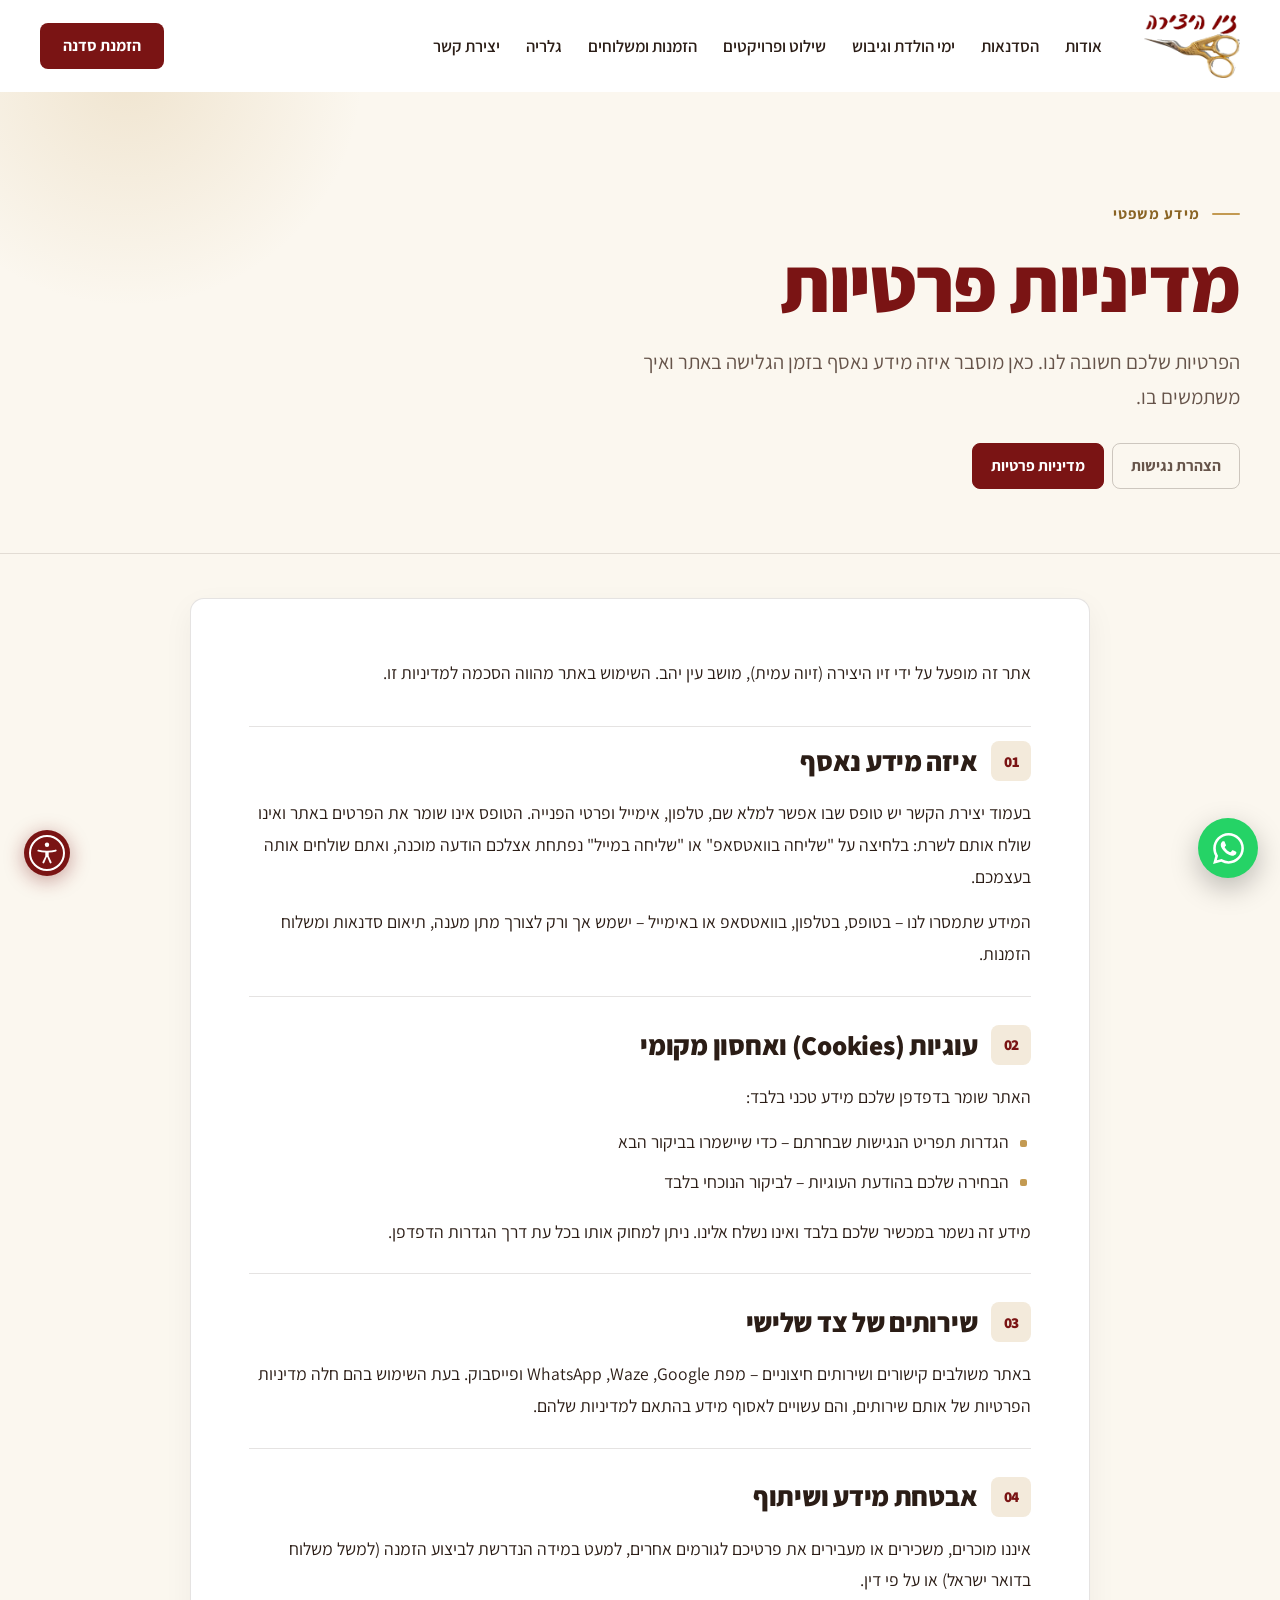
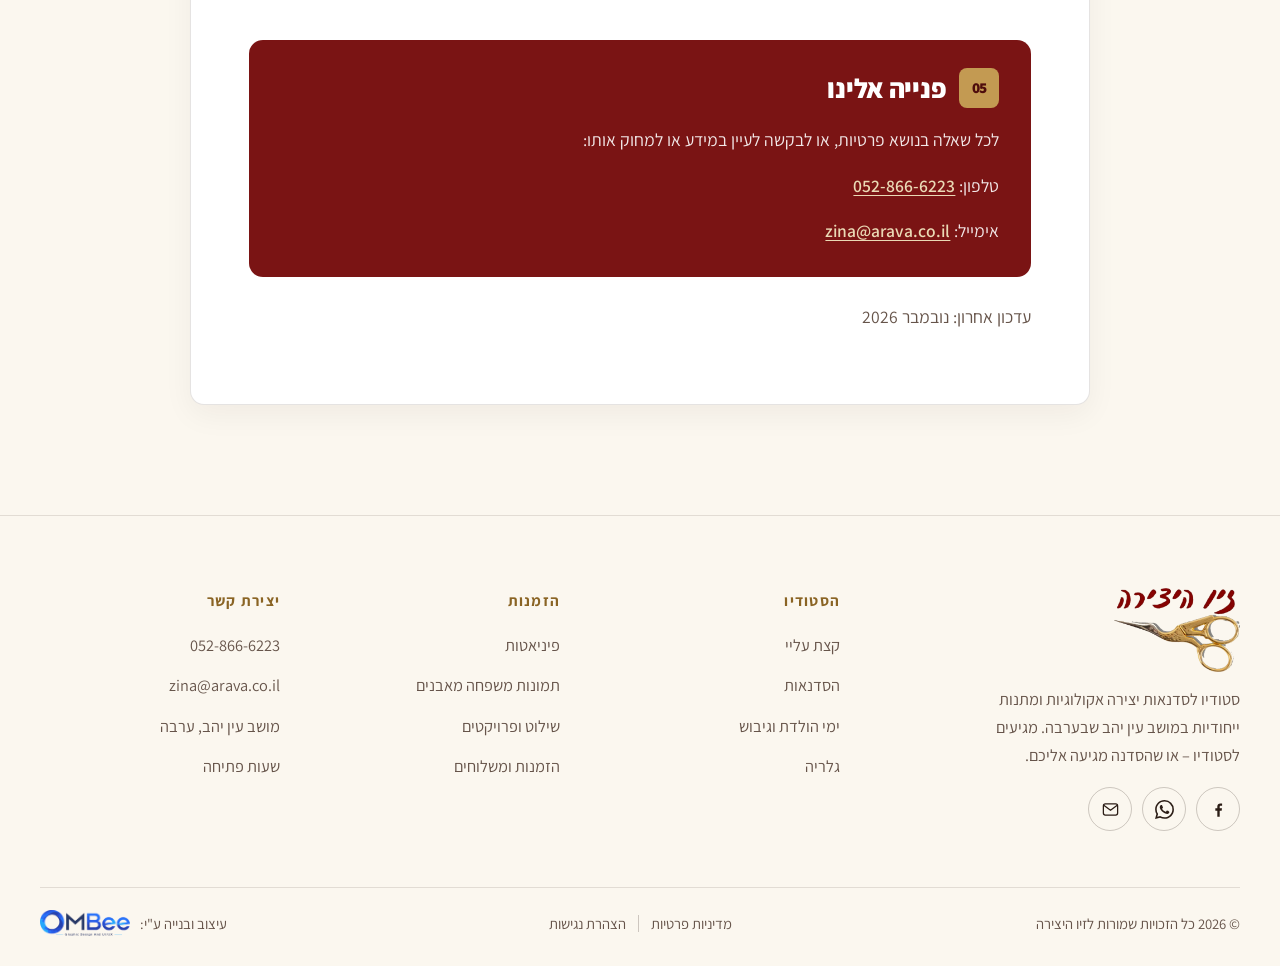
<file: privacy.html>
<!doctype html>
<html lang="he" dir="rtl">
<head>
<meta charset="utf-8">
<meta name="viewport" content="width=device-width, initial-scale=1, viewport-fit=cover">
<title>מדיניות פרטיות · זיו היצירה</title>
<meta name="description" content="מדיניות הפרטיות של אתר זיו היצירה.">
<meta name="theme-color" content="#7a1414">
<meta property="og:type" content="website">
<meta property="og:locale" content="he_IL">
<meta property="og:site_name" content="זיו היצירה">
<meta property="og:title" content="מדיניות פרטיות · זיו היצירה">
<meta property="og:description" content="מדיניות הפרטיות של אתר זיו היצירה.">
<meta property="og:image" content="images/stones-1.webp">
<link rel="icon" type="image/webp" href="images/logo-ziv%20yetzira.webp">
<link rel="apple-touch-icon" href="images/logo-ziv%20yetzira.webp">
<script>if(innerWidth>1600)document.documentElement.style.zoom=Math.min(innerWidth/1600,2.2)</script>
<link rel="stylesheet" href="css/site.css">
</head>
<body>
<a class="skip" href="#main">דלג לתוכן</a>
<header class="site-header">
  <div class="wrap">
    <button class="burger" type="button" aria-label="פתיחת תפריט" aria-expanded="false" aria-controls="site-nav"><svg viewBox="0 0 24 24" aria-hidden="true"><path d="M3.5 6.5h17M3.5 12h17M3.5 17.5h17"/></svg></button>
    <a class="brand" href="index.html" aria-label="זיו היצירה – דף הבית"><img src="images/logo-ziv%20yetzira.webp" alt="זיו היצירה" width="903" height="603"></a>
    <nav class="nav" id="site-nav" aria-label="ניווט ראשי">
      <div class="drawer-head">
        <a class="drawer-logo" href="index.html"><img src="images/logo-ziv%20yetzira.webp" alt="זיו היצירה" width="903" height="603"></a>
        <button class="drawer-x" type="button" aria-label="סגירת תפריט"><svg viewBox="0 0 24 24" fill="none" stroke="currentColor" stroke-width="1.8" stroke-linecap="round" aria-hidden="true"><path d="M6 6l12 12M18 6 6 18"/></svg></button>
      </div>
      <div class="drawer-links">
        <a href="about.html">אודות</a>
        <a href="workshops.html">הסדנאות</a>
        <a href="events.html">ימי הולדת וגיבוש</a>
        <a href="projects.html">שילוט ופרויקטים</a>
        <a href="orders.html">הזמנות ומשלוחים</a>
        <a href="gallery.html">גלריה</a>
        <a href="contact.html">יצירת קשר</a>
      </div>
      <div class="drawer-cta">
        <a class="btn btn-primary" href="https://wa.me/972528666223?text=%D7%94%D7%99%D7%99%20%D7%96%D7%99%D7%95%D7%94%2C%20%D7%94%D7%92%D7%A2%D7%AA%D7%99%20%D7%93%D7%A8%D7%9A%20%D7%94%D7%90%D7%AA%D7%A8%20%D7%95%D7%90%D7%A9%D7%9E%D7%97%20%D7%9C%D7%A9%D7%9E%D7%95%D7%A2%20%D7%A4%D7%A8%D7%98%D7%99%D7%9D%20%D7%A2%D7%9C%20%D7%94%D7%A1%D7%93%D7%A0%D7%90%D7%95%D7%AA" target="_blank" rel="noopener"><svg viewBox="0 0 24 24" fill="currentColor" aria-hidden="true"><path d="M17.472 14.382c-.297-.149-1.758-.867-2.03-.967-.273-.099-.471-.148-.67.15-.197.297-.767.966-.94 1.164-.173.199-.347.223-.644.075-.297-.15-1.255-.463-2.39-1.475-.883-.788-1.48-1.761-1.653-2.059-.173-.297-.018-.458.13-.606.134-.133.298-.347.446-.52.149-.174.198-.298.298-.497.099-.198.05-.371-.025-.52-.075-.149-.669-1.612-.916-2.207-.242-.579-.487-.5-.669-.51-.173-.008-.371-.01-.57-.01-.198 0-.52.074-.792.372-.272.297-1.04 1.016-1.04 2.479 0 1.462 1.065 2.875 1.213 3.074.149.198 2.096 3.2 5.077 4.487.709.306 1.262.489 1.694.625.712.227 1.36.195 1.871.118.571-.085 1.758-.719 2.006-1.413.248-.694.248-1.289.173-1.413-.074-.124-.272-.198-.57-.347m-5.421 7.403h-.004a9.87 9.87 0 0 1-5.031-1.378l-.361-.214-3.741.982.998-3.648-.235-.374a9.86 9.86 0 0 1-1.51-5.26c.001-5.45 4.436-9.884 9.888-9.884 2.64 0 5.122 1.03 6.988 2.898a9.825 9.825 0 0 1 2.893 6.994c-.003 5.45-4.437 9.884-9.885 9.884m8.413-18.297A11.815 11.815 0 0 0 12.05 0C5.495 0 .16 5.335.157 11.892c0 2.096.547 4.142 1.588 5.945L.057 24l6.305-1.654a11.882 11.882 0 0 0 5.683 1.448h.005c6.554 0 11.89-5.335 11.893-11.893a11.821 11.821 0 0 0-3.48-8.413Z"/></svg> הזמנת סדנה</a>
        <div class="drawer-contact">
          <a href="tel:0528666223"><svg viewBox="0 0 24 24" fill="none" stroke="currentColor" stroke-width="1.6" stroke-linecap="round" stroke-linejoin="round" aria-hidden="true"><path d="M5 3.5h3.5l1.8 4.5-2.3 1.5a11 11 0 0 0 6.5 6.5l1.5-2.3 4.5 1.8V19a2 2 0 0 1-2 2A17 17 0 0 1 3 5.5a2 2 0 0 1 2-2Z"/></svg> <bdi dir="ltr">052-866-6223</bdi></a>
          <a href="https://waze.com/ul?q=%D7%A2%D7%99%D7%9F%20%D7%99%D7%94%D7%91&navigate=yes" target="_blank" rel="noopener"><svg viewBox="0 0 24 24" fill="none" stroke="currentColor" stroke-width="1.6" stroke-linecap="round" stroke-linejoin="round" aria-hidden="true"><path d="M12 21s-7-6.2-7-11.5a7 7 0 0 1 14 0C19 14.8 12 21 12 21Z"/><circle cx="12" cy="9.5" r="2.5"/></svg> Waze</a>
        </div>
      </div>
    </nav>
    <div class="nav-scrim" hidden></div>
    <a class="btn btn-primary header-cta" href="https://wa.me/972528666223?text=%D7%94%D7%99%D7%99%20%D7%96%D7%99%D7%95%D7%94%2C%20%D7%94%D7%92%D7%A2%D7%AA%D7%99%20%D7%93%D7%A8%D7%9A%20%D7%94%D7%90%D7%AA%D7%A8%20%D7%95%D7%90%D7%A9%D7%9E%D7%97%20%D7%9C%D7%A9%D7%9E%D7%95%D7%A2%20%D7%A4%D7%A8%D7%98%D7%99%D7%9D%20%D7%A2%D7%9C%20%D7%94%D7%A1%D7%93%D7%A0%D7%90%D7%95%D7%AA" target="_blank" rel="noopener">הזמנת סדנה</a>
  </div>
</header>
<main id="main">
<section class="page-hero" aria-labelledby="pt">
  <div class="wrap">
    <span class="eyebrow">מידע משפטי</span>
    <h1 id="pt">מדיניות פרטיות</h1>
    <p class="lead">הפרטיות שלכם חשובה לנו. כאן מוסבר איזה מידע נאסף בזמן הגלישה באתר ואיך משתמשים בו.</p>
    <nav class="legal-tabs" aria-label="מסמכים משפטיים"><a href="accessibility.html">הצהרת נגישות</a><a href="privacy.html" aria-current="page">מדיניות פרטיות</a></nav>
  </div>
</section>
<section class="legal">
  <div class="wrap">
    <article class="doc">
      <div class="doc-intro"><p>אתר זה מופעל על ידי זיו היצירה (זיוה עמית), מושב עין יהב. השימוש באתר מהווה הסכמה למדיניות זו.</p></div>
      <section class="doc-sec" aria-labelledby="s1-t"><h2 id="s1-t"><span class="num" aria-hidden="true">01</span>איזה מידע נאסף</h2><p>בעמוד יצירת הקשר יש טופס שבו אפשר למלא שם, טלפון, אימייל ופרטי הפנייה. הטופס אינו שומר את הפרטים באתר ואינו שולח אותם לשרת: בלחיצה על "שליחה בוואטסאפ" או "שליחה במייל" נפתחת אצלכם הודעה מוכנה, ואתם שולחים אותה בעצמכם.</p><p>המידע שתמסרו לנו – בטופס, בטלפון, בוואטסאפ או באימייל – ישמש אך ורק לצורך מתן מענה, תיאום סדנאות ומשלוח הזמנות.</p></section>
      <section class="doc-sec" aria-labelledby="s2-t"><h2 id="s2-t"><span class="num" aria-hidden="true">02</span>עוגיות (Cookies) ואחסון מקומי</h2><p>האתר שומר בדפדפן שלכם מידע טכני בלבד:</p><ul><li>הגדרות תפריט הנגישות שבחרתם – כדי שיישמרו בביקור הבא</li><li>הבחירה שלכם בהודעת העוגיות – לביקור הנוכחי בלבד</li></ul><p>מידע זה נשמר במכשיר שלכם בלבד ואינו נשלח אלינו. ניתן למחוק אותו בכל עת דרך הגדרות הדפדפן.</p></section>
      <section class="doc-sec" aria-labelledby="s3-t"><h2 id="s3-t"><span class="num" aria-hidden="true">03</span>שירותים של צד שלישי</h2><p>באתר משולבים קישורים ושירותים חיצוניים – מפת Google, ‏Waze, ‏WhatsApp ופייסבוק. בעת השימוש בהם חלה מדיניות הפרטיות של אותם שירותים, והם עשויים לאסוף מידע בהתאם למדיניות שלהם.</p></section>
      <section class="doc-sec" aria-labelledby="s4-t"><h2 id="s4-t"><span class="num" aria-hidden="true">04</span>אבטחת מידע ושיתוף</h2><p>איננו מוכרים, משכירים או מעבירים את פרטיכם לגורמים אחרים, למעט במידה הנדרשת לביצוע הזמנה (למשל משלוח בדואר ישראל) או על פי דין.</p></section>
      <section class="doc-sec doc-contact" aria-labelledby="s5-t"><h2 id="s5-t"><span class="num" aria-hidden="true">05</span>פנייה אלינו</h2><p>לכל שאלה בנושא פרטיות, או לבקשה לעיין במידע או למחוק אותו:</p><p>טלפון: <a href="tel:0528666223"><bdi dir="ltr">052-866-6223</bdi></a></p><p>אימייל: <a href="mailto:zina@arava.co.il">zina@arava.co.il</a></p></section>
      <p class="note" style="margin-top:24px">עדכון אחרון: נובמבר 2026</p>
    </article>
  </div>
</section>
</main>
<footer class="site-footer">
  <div class="wrap">
    <div class="footer-grid">
      <div class="footer-brand">
        <img src="images/logo-ziv%20yetzira.webp" alt="זיו היצירה" width="903" height="603" loading="lazy">
        <p>סטודיו לסדנאות יצירה אקולוגיות ומתנות ייחודיות במושב עין יהב שבערבה. מגיעים לסטודיו – או שהסדנה מגיעה אליכם.</p>
        <div class="socials">
          <a href="https://www.facebook.com/ZIVHAYEZIRA/" target="_blank" rel="noopener" aria-label="פייסבוק"><svg viewBox="0 0 24 24" fill="currentColor" aria-hidden="true"><path d="M13.5 21v-7.5h2.5l.4-3h-2.9V8.6c0-.87.25-1.46 1.5-1.46h1.55V4.47A20 20 0 0 0 14.3 4.3c-2.25 0-3.8 1.37-3.8 3.9v2.3H8v3h2.5V21h3Z"/></svg></a>
          <a href="https://wa.me/972528666223?text=%D7%94%D7%99%D7%99%20%D7%96%D7%99%D7%95%D7%94%2C%20%D7%94%D7%92%D7%A2%D7%AA%D7%99%20%D7%93%D7%A8%D7%9A%20%D7%94%D7%90%D7%AA%D7%A8%20%D7%95%D7%90%D7%A9%D7%9E%D7%97%20%D7%9C%D7%A9%D7%9E%D7%95%D7%A2%20%D7%A4%D7%A8%D7%98%D7%99%D7%9D%20%D7%A2%D7%9C%20%D7%94%D7%A1%D7%93%D7%A0%D7%90%D7%95%D7%AA" target="_blank" rel="noopener" aria-label="וואטסאפ"><svg viewBox="0 0 24 24" fill="currentColor" aria-hidden="true"><path d="M17.472 14.382c-.297-.149-1.758-.867-2.03-.967-.273-.099-.471-.148-.67.15-.197.297-.767.966-.94 1.164-.173.199-.347.223-.644.075-.297-.15-1.255-.463-2.39-1.475-.883-.788-1.48-1.761-1.653-2.059-.173-.297-.018-.458.13-.606.134-.133.298-.347.446-.52.149-.174.198-.298.298-.497.099-.198.05-.371-.025-.52-.075-.149-.669-1.612-.916-2.207-.242-.579-.487-.5-.669-.51-.173-.008-.371-.01-.57-.01-.198 0-.52.074-.792.372-.272.297-1.04 1.016-1.04 2.479 0 1.462 1.065 2.875 1.213 3.074.149.198 2.096 3.2 5.077 4.487.709.306 1.262.489 1.694.625.712.227 1.36.195 1.871.118.571-.085 1.758-.719 2.006-1.413.248-.694.248-1.289.173-1.413-.074-.124-.272-.198-.57-.347m-5.421 7.403h-.004a9.87 9.87 0 0 1-5.031-1.378l-.361-.214-3.741.982.998-3.648-.235-.374a9.86 9.86 0 0 1-1.51-5.26c.001-5.45 4.436-9.884 9.888-9.884 2.64 0 5.122 1.03 6.988 2.898a9.825 9.825 0 0 1 2.893 6.994c-.003 5.45-4.437 9.884-9.885 9.884m8.413-18.297A11.815 11.815 0 0 0 12.05 0C5.495 0 .16 5.335.157 11.892c0 2.096.547 4.142 1.588 5.945L.057 24l6.305-1.654a11.882 11.882 0 0 0 5.683 1.448h.005c6.554 0 11.89-5.335 11.893-11.893a11.821 11.821 0 0 0-3.48-8.413Z"/></svg></a>
          <a href="mailto:zina@arava.co.il" aria-label="אימייל"><svg viewBox="0 0 24 24" fill="none" stroke="currentColor" stroke-width="1.6" stroke-linecap="round" stroke-linejoin="round" aria-hidden="true"><rect x="3" y="5" width="18" height="14" rx="2.5"/><path d="m3.5 6.5 8.5 6.5 8.5-6.5"/></svg></a>
        </div>
      </div>
      <div>
        <h4>הסטודיו</h4>
        <ul>
          <li><a href="about.html">קצת עליי</a></li>
          <li><a href="workshops.html">הסדנאות</a></li>
          <li><a href="events.html">ימי הולדת וגיבוש</a></li>
          <li><a href="gallery.html">גלריה</a></li>
        </ul>
      </div>
      <div>
        <h4>הזמנות</h4>
        <ul>
          <li><a href="workshops.html#pinata">פיניאטות</a></li>
          <li><a href="workshops.html#stones">תמונות משפחה מאבנים</a></li>
          <li><a href="projects.html">שילוט ופרויקטים</a></li>
          <li><a href="orders.html">הזמנות ומשלוחים</a></li>
        </ul>
      </div>
      <div>
        <h4>יצירת קשר</h4>
        <ul>
          <li><a href="tel:0528666223"><bdi dir="ltr">052-866-6223</bdi></a></li>
          <li><a href="mailto:zina@arava.co.il">zina@arava.co.il</a></li>
          <li><a href="https://maps.google.com/?cid=7895761527797647251" target="_blank" rel="noopener">מושב עין יהב, ערבה</a></li>
          <li><a href="contact.html">שעות פתיחה</a></li>
        </ul>
      </div>
    </div>
    <div class="footer-bottom">
      <span>© <span id="year">2026</span> כל הזכויות שמורות לזיו היצירה</span>
      <nav class="legal-links" aria-label="מידע משפטי"><a href="privacy.html">מדיניות פרטיות</a><a href="accessibility.html">הצהרת נגישות</a></nav>
      <span class="credit">עיצוב ובנייה ע"י: <a href="https://ombee.co.il" target="_blank" rel="noopener" aria-label="OMBee – עיצוב גרפי ובניית אתרים"><img src="images/ombee-logo.webp" alt="OMBee" width="800" height="230" loading="lazy"></a></span>
    </div>
  </div>
</footer>

<a class="wa-float" href="https://wa.me/972528666223?text=%D7%94%D7%99%D7%99%20%D7%96%D7%99%D7%95%D7%94%2C%20%D7%94%D7%92%D7%A2%D7%AA%D7%99%20%D7%93%D7%A8%D7%9A%20%D7%94%D7%90%D7%AA%D7%A8%20%D7%95%D7%90%D7%A9%D7%9E%D7%97%20%D7%9C%D7%A9%D7%9E%D7%95%D7%A2%20%D7%A4%D7%A8%D7%98%D7%99%D7%9D%20%D7%A2%D7%9C%20%D7%94%D7%A1%D7%93%D7%A0%D7%90%D7%95%D7%AA" target="_blank" rel="noopener" aria-label="שליחת הודעה בוואטסאפ"><svg viewBox="0 0 24 24" fill="currentColor" aria-hidden="true"><path d="M17.472 14.382c-.297-.149-1.758-.867-2.03-.967-.273-.099-.471-.148-.67.15-.197.297-.767.966-.94 1.164-.173.199-.347.223-.644.075-.297-.15-1.255-.463-2.39-1.475-.883-.788-1.48-1.761-1.653-2.059-.173-.297-.018-.458.13-.606.134-.133.298-.347.446-.52.149-.174.198-.298.298-.497.099-.198.05-.371-.025-.52-.075-.149-.669-1.612-.916-2.207-.242-.579-.487-.5-.669-.51-.173-.008-.371-.01-.57-.01-.198 0-.52.074-.792.372-.272.297-1.04 1.016-1.04 2.479 0 1.462 1.065 2.875 1.213 3.074.149.198 2.096 3.2 5.077 4.487.709.306 1.262.489 1.694.625.712.227 1.36.195 1.871.118.571-.085 1.758-.719 2.006-1.413.248-.694.248-1.289.173-1.413-.074-.124-.272-.198-.57-.347m-5.421 7.403h-.004a9.87 9.87 0 0 1-5.031-1.378l-.361-.214-3.741.982.998-3.648-.235-.374a9.86 9.86 0 0 1-1.51-5.26c.001-5.45 4.436-9.884 9.888-9.884 2.64 0 5.122 1.03 6.988 2.898a9.825 9.825 0 0 1 2.893 6.994c-.003 5.45-4.437 9.884-9.885 9.884m8.413-18.297A11.815 11.815 0 0 0 12.05 0C5.495 0 .16 5.335.157 11.892c0 2.096.547 4.142 1.588 5.945L.057 24l6.305-1.654a11.882 11.882 0 0 0 5.683 1.448h.005c6.554 0 11.89-5.335 11.893-11.893a11.821 11.821 0 0 0-3.48-8.413Z"/></svg></a>
<div class="mobile-bar">
  <a class="btn btn-primary" href="tel:0528666223"><svg viewBox="0 0 24 24" fill="none" stroke="currentColor" stroke-width="1.6" stroke-linecap="round" stroke-linejoin="round" aria-hidden="true"><path d="M5 3.5h3.5l1.8 4.5-2.3 1.5a11 11 0 0 0 6.5 6.5l1.5-2.3 4.5 1.8V19a2 2 0 0 1-2 2A17 17 0 0 1 3 5.5a2 2 0 0 1 2-2Z"/></svg> התקשרו</a>
  <a class="btn btn-wa" href="https://wa.me/972528666223?text=%D7%94%D7%99%D7%99%20%D7%96%D7%99%D7%95%D7%94%2C%20%D7%94%D7%92%D7%A2%D7%AA%D7%99%20%D7%93%D7%A8%D7%9A%20%D7%94%D7%90%D7%AA%D7%A8%20%D7%95%D7%90%D7%A9%D7%9E%D7%97%20%D7%9C%D7%A9%D7%9E%D7%95%D7%A2%20%D7%A4%D7%A8%D7%98%D7%99%D7%9D%20%D7%A2%D7%9C%20%D7%94%D7%A1%D7%93%D7%A0%D7%90%D7%95%D7%AA" target="_blank" rel="noopener"><svg viewBox="0 0 24 24" fill="currentColor" aria-hidden="true"><path d="M17.472 14.382c-.297-.149-1.758-.867-2.03-.967-.273-.099-.471-.148-.67.15-.197.297-.767.966-.94 1.164-.173.199-.347.223-.644.075-.297-.15-1.255-.463-2.39-1.475-.883-.788-1.48-1.761-1.653-2.059-.173-.297-.018-.458.13-.606.134-.133.298-.347.446-.52.149-.174.198-.298.298-.497.099-.198.05-.371-.025-.52-.075-.149-.669-1.612-.916-2.207-.242-.579-.487-.5-.669-.51-.173-.008-.371-.01-.57-.01-.198 0-.52.074-.792.372-.272.297-1.04 1.016-1.04 2.479 0 1.462 1.065 2.875 1.213 3.074.149.198 2.096 3.2 5.077 4.487.709.306 1.262.489 1.694.625.712.227 1.36.195 1.871.118.571-.085 1.758-.719 2.006-1.413.248-.694.248-1.289.173-1.413-.074-.124-.272-.198-.57-.347m-5.421 7.403h-.004a9.87 9.87 0 0 1-5.031-1.378l-.361-.214-3.741.982.998-3.648-.235-.374a9.86 9.86 0 0 1-1.51-5.26c.001-5.45 4.436-9.884 9.888-9.884 2.64 0 5.122 1.03 6.988 2.898a9.825 9.825 0 0 1 2.893 6.994c-.003 5.45-4.437 9.884-9.885 9.884m8.413-18.297A11.815 11.815 0 0 0 12.05 0C5.495 0 .16 5.335.157 11.892c0 2.096.547 4.142 1.588 5.945L.057 24l6.305-1.654a11.882 11.882 0 0 0 5.683 1.448h.005c6.554 0 11.89-5.335 11.893-11.893a11.821 11.821 0 0 0-3.48-8.413Z"/></svg> וואטסאפ</a>
</div>
<script src="js/site.js"></script>
<script src="js/accessibility.js"></script>
</body>
</html>
</file>
<file: css/site.css>
/* ==========================================================
   זיו היצירה — עיצוב חדש
   פלטה (מהלוגו): בורדו · זהב/חרדל · שמנת · לבן
   ========================================================== */

/* Assistant – מאוחסן מקומית */
@font-face{font-family:"Assistant";font-style:normal;font-weight:400;font-display:swap;src:url("../fonts/assistant-hebrew-400.woff2") format("woff2");unicode-range:U+0590-05FF,U+200C-2010,U+20AA,U+25CC,U+FB1D-FB4F}
@font-face{font-family:"Assistant";font-style:normal;font-weight:400;font-display:swap;src:url("../fonts/assistant-latin-400.woff2") format("woff2");unicode-range:U+0000-00FF,U+0131,U+0152-0153,U+2000-206F,U+2074,U+20AC,U+2122,U+2212,U+FEFF,U+FFFD}
@font-face{font-family:"Assistant";font-style:normal;font-weight:600;font-display:swap;src:url("../fonts/assistant-hebrew-600.woff2") format("woff2");unicode-range:U+0590-05FF,U+200C-2010,U+20AA,U+25CC,U+FB1D-FB4F}
@font-face{font-family:"Assistant";font-style:normal;font-weight:600;font-display:swap;src:url("../fonts/assistant-latin-600.woff2") format("woff2");unicode-range:U+0000-00FF,U+0131,U+0152-0153,U+2000-206F,U+2074,U+20AC,U+2122,U+2212,U+FEFF,U+FFFD}
@font-face{font-family:"Assistant";font-style:normal;font-weight:700;font-display:swap;src:url("../fonts/assistant-hebrew-700.woff2") format("woff2");unicode-range:U+0590-05FF,U+200C-2010,U+20AA,U+25CC,U+FB1D-FB4F}
@font-face{font-family:"Assistant";font-style:normal;font-weight:700;font-display:swap;src:url("../fonts/assistant-latin-700.woff2") format("woff2");unicode-range:U+0000-00FF,U+0131,U+0152-0153,U+2000-206F,U+2074,U+20AC,U+2122,U+2212,U+FEFF,U+FFFD}
@font-face{font-family:"Assistant";font-style:normal;font-weight:800;font-display:swap;src:url("../fonts/assistant-hebrew-800.woff2") format("woff2");unicode-range:U+0590-05FF,U+200C-2010,U+20AA,U+25CC,U+FB1D-FB4F}
@font-face{font-family:"Assistant";font-style:normal;font-weight:800;font-display:swap;src:url("../fonts/assistant-latin-800.woff2") format("woff2");unicode-range:U+0000-00FF,U+0131,U+0152-0153,U+2000-206F,U+2074,U+20AC,U+2122,U+2212,U+FEFF,U+FFFD}

:root {
  --burgundy: #7a1414;
  --burgundy-2: #5e0f0f;
  --burgundy-3: #4e0c0c;
  --gold: #c39a52;
  --gold-soft: #ead9b5;
  --gold-text: #8a6424;       /* זהב כהה – קריא על לבן */
  --cream: #fbf7ef;
  --sand: #f3eadb;
  --ink: #2b1d16;
  --ink-soft: #66544a;
  --bg: #ffffff;
  --line: rgba(43, 29, 22, .12);
  --line-strong: rgba(43, 29, 22, .22);

  --f: "Assistant", system-ui, sans-serif;
  --wrap: 1280px;
  --gutter: clamp(16px, 4vw, 40px);
  --radius: 14px;
  --btn-radius: 8px;
  --header-h: 92px;
  --ease: cubic-bezier(.2, .7, .2, 1);
}

*, *::before, *::after { box-sizing: border-box; }
html { font-size: 100%; scroll-behavior: smooth; scroll-padding-top: calc(var(--header-h) + 12px); -webkit-text-size-adjust: 100%; }
body {
  margin: 0; background: var(--bg); color: var(--ink);
  font-family: var(--f); font-size: 1.1875rem; line-height: 1.7;
  -webkit-font-smoothing: antialiased; overflow-x: hidden;
}
img { max-width: 100%; display: block; }
a { color: inherit; }
button { font: inherit; cursor: pointer; }
:focus-visible { outline: 2px solid var(--burgundy); outline-offset: 3px; border-radius: 4px; }

.wrap { width: min(var(--wrap), 100% - 2 * var(--gutter)); margin-inline: auto; }
.skip { position: absolute; inset-inline-start: 12px; top: -60px; background: var(--burgundy); color: #fff; padding: 10px 16px; border-radius: 8px; z-index: 300; font-weight: 700; text-decoration: none; }
.skip:focus { top: 12px; }

/* ---------- typography ---------- */
h1, h2, h3 { font-weight: 800; line-height: 1.12; margin: 0; letter-spacing: -.01em; }
.eyebrow {
  display: inline-flex; align-items: center; gap: 12px;
  font-size: .95rem; font-weight: 700; letter-spacing: .08em; color: var(--gold-text);
}
.eyebrow::before { content: ""; width: 28px; height: 2px; border-radius: 2px; background: var(--gold); }
.section-title { font-size: clamp(2.2rem, 4.6vw, 3.4rem); margin-top: 12px; color: var(--burgundy); }
.lead { font-size: clamp(1.15rem, 1.6vw, 1.35rem); color: var(--ink-soft); max-width: 62ch; margin: 18px 0 0; }
.section-head { display: flex; justify-content: space-between; align-items: end; gap: 20px 32px; flex-wrap: wrap; margin-bottom: 44px; }
.section-head .lead { margin-top: 10px; }
.section { padding: clamp(72px, 9vw, 120px) 0; }
.section.cream { background: var(--cream); }
.section.sand { background: var(--sand); }

/* ---------- buttons (8px, בלי חצים) ---------- */
.btn {
  display: inline-flex; align-items: center; justify-content: center; gap: 10px;
  min-height: 54px; padding: 0 28px; border-radius: var(--btn-radius);
  font-weight: 700; font-size: 1.06rem; text-decoration: none; white-space: nowrap;
  border: 1.5px solid transparent; background: transparent;
  transition: transform .25s var(--ease), background .25s, color .25s, border-color .25s;
}
.btn svg { width: 21px; height: 21px; flex: none; }
.btn:hover { transform: translateY(-2px); }
.btn-primary { background: var(--burgundy); color: #fff; }
.btn-primary:hover { background: var(--burgundy-2); }
.btn-gold { background: var(--gold); color: var(--burgundy-3); }
.btn-gold:hover { background: #d1ab68; }
.btn-ghost { border-color: var(--line-strong); color: var(--ink); }
.btn-ghost:hover { border-color: var(--burgundy); color: var(--burgundy); }
.btn-light { border-color: rgba(255,255,255,.5); color: #fff; }
.btn-light:hover { background: #fff; color: var(--burgundy); border-color: #fff; }
.btn-wa { background: #25d366; color: #0b2a17; }
.btn-wa:hover { background: #2ee073; }
.actions { display: flex; flex-wrap: wrap; gap: 12px; margin-top: 30px; }

/* ---------- header ---------- */
.site-header {
  position: sticky; top: 0; z-index: 50; height: var(--header-h);
  display: flex; align-items: center; transition: box-shadow .35s;
}
/* הטשטוש על שכבת רקע – אחרת המגירה (position:fixed) נכלאת בגובה ה-header */
.site-header::before {
  content: ""; position: absolute; inset: 0; z-index: -1;
  background: rgba(255, 255, 255, .95); backdrop-filter: blur(14px); -webkit-backdrop-filter: blur(14px);
}
.site-header.is-solid { box-shadow: 0 1px 0 var(--line), 0 6px 24px rgba(43, 29, 22, .06); }
.site-header .wrap { display: flex; align-items: center; gap: 30px; }
.brand { display: flex; align-items: center; flex: none; text-decoration: none; }
.brand img { height: 64px; width: auto; }
.nav { display: flex; }
.drawer-links { display: flex; gap: 2px; }
.drawer-head, .drawer-cta, .nav-scrim { display: none; }
.nav a {
  text-decoration: none; font-weight: 600; font-size: 1.05rem; padding: 8px 12px; border-radius: var(--btn-radius);
  color: var(--ink); transition: background .2s, color .2s;
}
.nav a:hover { background: rgba(122, 20, 20, .06); color: var(--burgundy); }
.nav a[aria-current="page"] { color: var(--burgundy); background: rgba(122, 20, 20, .07); }
.header-cta { min-height: 46px; padding: 0 22px; font-size: 1rem; margin-inline-start: auto; }
.burger { display: none; background: none; border: 0; padding: 6px; margin-inline-start: -6px; color: var(--ink); }
.burger:hover { color: var(--burgundy); }
.burger svg { width: 28px; height: 28px; fill: none; stroke: currentColor; stroke-width: 2.2; stroke-linecap: round; }

/* ---------- hero (דף הבית) ---------- */
.hero { position: relative; overflow: hidden; background: var(--cream); padding: clamp(40px, 6vw, 80px) 0 clamp(64px, 8vw, 110px); }
.hero::after { /* כתם זהב רך */
  content: ""; position: absolute; inset-inline-end: -12%; top: -30%; width: 55%; aspect-ratio: 1; border-radius: 50%;
  background: radial-gradient(circle, rgba(195, 154, 82, .22), transparent 65%); pointer-events: none;
}
.hero-grid { position: relative; z-index: 1; display: grid; grid-template-columns: 1fr 1.05fr; gap: clamp(36px, 6vw, 90px); align-items: center; }
.hero h1 { font-size: clamp(3.4rem, 8vw, 6rem); color: var(--burgundy); line-height: .95; margin-top: 18px; }
.hero h1 em { display: block; font-style: normal; font-weight: 600; font-size: .36em; color: var(--ink); margin-top: 18px; line-height: 1.3; letter-spacing: 0; }
.hero .quote {
  margin: 28px 0 0; padding-inline-start: 20px; border-inline-start: 3px solid var(--gold);
  font-size: clamp(1.2rem, 1.7vw, 1.4rem); font-weight: 600; color: var(--ink-soft); line-height: 1.5;
}
.hero-meta { display: flex; flex-wrap: wrap; gap: 10px 26px; margin-top: 34px; padding-top: 24px; border-top: 1px solid var(--line); font-size: 1rem; color: var(--ink-soft); }
.hero-meta span, .hero-meta a { display: inline-flex; align-items: center; gap: 8px; text-decoration: none; }
.hero-meta svg { width: 19px; height: 19px; color: var(--gold-text); }
.collage { display: grid; grid-template-columns: 1fr 1fr; grid-template-rows: 1fr 1fr; gap: 14px; aspect-ratio: 1 / 1.02; }
.collage figure { margin: 0; border-radius: var(--radius); overflow: hidden; box-shadow: 0 20px 44px rgba(43, 29, 22, .14); }
.collage figure:first-child { grid-row: span 2; }
.collage img { width: 100%; height: 100%; object-fit: cover; }
.hero-badge {
  position: absolute; inset-inline-start: -26px; bottom: 26px; z-index: 2;
  width: 132px; aspect-ratio: 1; border-radius: 50%; display: grid; place-items: center; text-align: center;
  background: var(--burgundy); color: #fff; font-weight: 800; font-size: 1.05rem; line-height: 1.15;
  transform: rotate(-8deg); box-shadow: 0 16px 34px rgba(78, 12, 12, .35); border: 4px solid var(--cream);
}
.hero-badge small { display: block; font-size: .72rem; font-weight: 600; color: var(--gold-soft); margin-top: 4px; letter-spacing: .04em; }
.hero-visual { position: relative; }

/* ---------- quick links ---------- */
.quick { margin-top: -38px; position: relative; z-index: 2; }
.quick-grid {
  display: grid; grid-template-columns: repeat(4, 1fr); gap: 1px; background: var(--line);
  border: 1px solid var(--line); border-radius: var(--radius); overflow: hidden; box-shadow: 0 14px 36px rgba(43, 29, 22, .08);
}
.quick a { display: flex; align-items: center; gap: 14px; padding: 24px 22px; background: #fff; text-decoration: none; font-weight: 700; font-size: 1.08rem; line-height: 1.3; transition: background .25s; }
.quick a small { display: block; font-weight: 400; font-size: .9rem; color: var(--ink-soft); }
.quick a svg { width: 34px; height: 34px; flex: none; color: var(--burgundy); transition: transform .3s var(--ease); }
.quick a:hover { background: var(--cream); }
.quick a:hover svg { transform: translateY(-3px); }

/* ---------- welcome / split ---------- */
.split { display: grid; grid-template-columns: 1fr 1fr; gap: clamp(36px, 6vw, 90px); align-items: center; }
.split p { margin: 18px 0 0; max-width: 58ch; }
.split figure { margin: 0; position: relative; }
.split figure img { width: 100%; aspect-ratio: 4 / 4.4; object-fit: cover; border-radius: var(--radius); }
.split figure .stamp {
  position: absolute; width: 42%; aspect-ratio: 1; bottom: -28px; inset-inline-end: -28px;
  border-radius: var(--radius); overflow: hidden; border: 6px solid #fff; box-shadow: 0 16px 36px rgba(43, 29, 22, .18);
}
.split figure .stamp img { aspect-ratio: 1; border-radius: 0; height: 100%; }
.ticks { list-style: none; margin: 26px 0 0; padding: 0; display: grid; gap: 10px; }
.ticks li { position: relative; padding-inline-start: 30px; }
.ticks li::before { content: ""; position: absolute; inset-inline-start: 0; top: .5em; width: 14px; height: 14px; border-radius: 4px; background: var(--gold); box-shadow: inset 0 0 0 3px var(--gold-soft); }

/* ---------- workshop cards ---------- */
.cards { display: grid; grid-template-columns: repeat(3, 1fr); gap: 22px; }
.card {
  display: flex; flex-direction: column; background: #fff; border: 1px solid var(--line); border-radius: var(--radius);
  overflow: hidden; text-decoration: none; transition: transform .35s var(--ease), box-shadow .35s;
}
.card:hover { transform: translateY(-4px); box-shadow: 0 18px 40px rgba(43, 29, 22, .12); }
.card .ph { position: relative; aspect-ratio: 4 / 3; overflow: hidden; background: var(--sand); }
.card .ph img { width: 100%; height: 100%; object-fit: cover; transition: transform .7s var(--ease); }
.card:hover .ph img { transform: scale(1.05); }
.card .body { padding: 22px 24px 26px; display: grid; gap: 8px; }
.card h3 { font-size: 1.45rem; color: var(--burgundy); }
.card p { margin: 0; font-size: 1.02rem; color: var(--ink-soft); line-height: 1.6; }
.card .more { margin-top: 6px; font-weight: 700; color: var(--gold-text); font-size: 1rem; }
.tag {
  position: absolute; top: 14px; inset-inline-start: 14px; z-index: 1;
  background: rgba(255, 255, 255, .94); color: var(--burgundy); font-size: .85rem; font-weight: 700;
  padding: 4px 12px; border-radius: 6px; box-shadow: 0 4px 12px rgba(0, 0, 0, .12);
}
.tag.sale { background: var(--gold); color: var(--burgundy-3); }

/* ---------- burgundy band ---------- */
.band { background: var(--burgundy); color: #fff; position: relative; overflow: hidden; }
.band::before { content: ""; position: absolute; inset: 0; background: radial-gradient(circle at 85% 20%, rgba(195,154,82,.28), transparent 45%), radial-gradient(circle at 10% 110%, rgba(0,0,0,.25), transparent 50%); pointer-events: none; }
.band .wrap { position: relative; }
.band .eyebrow { color: var(--gold-soft); }
.band .eyebrow::before { background: var(--gold); }
.band .section-title { color: #fff; }
.band .lead, .band p { color: rgba(255, 255, 255, .86); }
.band .split figure img { box-shadow: 0 24px 50px rgba(0, 0, 0, .35); }
.band .split figure .stamp { border-color: var(--burgundy); }

/* ---------- "more" tiles ---------- */
.tiles { display: grid; grid-template-columns: repeat(3, 1fr); gap: 20px; }
.tile {
  position: relative; display: grid; align-content: end; min-height: 440px; padding: 28px; border-radius: var(--radius);
  overflow: hidden; text-decoration: none; color: #fff; isolation: isolate;
}
.tile img { position: absolute; inset: 0; width: 100%; height: 100%; object-fit: cover; z-index: -2; transition: transform .8s var(--ease); }
.tile::before { content: ""; position: absolute; inset: 0; z-index: -1; background: linear-gradient(to top, rgba(46, 8, 8, .92), rgba(46, 8, 8, .05) 62%); }
.tile:hover img { transform: scale(1.05); }
.tile h3 { font-size: 1.85rem; }
.tile p { margin: 8px 0 14px; color: rgba(255, 255, 255, .85); font-size: 1.02rem; line-height: 1.55; }
.tile .more { font-weight: 700; color: var(--gold-soft); }

/* ---------- info cards (הזמנות / משלוחים / שירות) ---------- */
.info-cards { display: grid; grid-template-columns: repeat(3, 1fr); gap: 20px; }
.info-card { padding: 32px 30px; background: #fff; border: 1px solid var(--line); border-radius: var(--radius); box-shadow: 0 8px 24px rgba(43, 29, 22, .05); }
.info-card svg { width: 38px; height: 38px; color: var(--burgundy); }
.info-card h3 { font-size: 1.5rem; margin: 16px 0 8px; color: var(--burgundy); }
.info-card p { margin: 0; color: var(--ink-soft); font-size: 1.05rem; }
.info-card .btn { margin-top: 20px; }

/* ---------- visit strip ---------- */
.visit-strip { padding: clamp(56px, 7vw, 90px) 0; background: var(--sand); }
.visit-strip .wrap { display: flex; align-items: center; justify-content: space-between; gap: 28px 48px; flex-wrap: wrap; }
.mini-hours { list-style: none; margin: 0; padding: 0; display: flex; flex-wrap: wrap; gap: 12px 40px; font-size: 1.15rem; }
.mini-hours strong { display: block; font-size: .9rem; letter-spacing: .06em; color: var(--gold-text); }

/* ---------- inner pages ---------- */
.page-hero { background: var(--cream); padding: clamp(56px, 8vw, 100px) 0 clamp(40px, 5vw, 64px); border-bottom: 1px solid var(--line); position: relative; overflow: hidden; }
.page-hero::after { content: ""; position: absolute; inset-inline-end: -10%; top: -60%; width: 40%; aspect-ratio: 1; border-radius: 50%; background: radial-gradient(circle, rgba(195,154,82,.2), transparent 65%); pointer-events: none; }
.page-hero h1 { font-size: clamp(2.8rem, 6.5vw, 4.8rem); color: var(--burgundy); margin-top: 14px; }
.crumbs { font-size: .95rem; color: var(--ink-soft); margin-bottom: 10px; }
.crumbs a { color: var(--ink-soft); text-decoration: none; }
.crumbs a:hover { color: var(--burgundy); text-decoration: underline; }

/* workshop rows */
.ws-nav { position: sticky; top: var(--header-h); z-index: 20; background: rgba(255,255,255,.96); backdrop-filter: blur(10px); -webkit-backdrop-filter: blur(10px); border-bottom: 1px solid var(--line); }
.ws-nav .scroller { display: flex; gap: 8px; overflow-x: auto; scrollbar-width: none; padding: 14px 0; }
.ws-nav .scroller::-webkit-scrollbar { display: none; }
.ws-nav a { flex: none; text-decoration: none; border: 1px solid var(--line-strong); border-radius: var(--btn-radius); padding: 8px 16px; font-weight: 700; font-size: .98rem; transition: background .2s, color .2s, border-color .2s; }
.ws-nav a:hover { border-color: var(--burgundy); color: var(--burgundy); }
.ws-nav a.is-active { background: var(--burgundy); border-color: var(--burgundy); color: #fff; }
.ws { display: grid; grid-template-columns: 1fr 1.15fr; gap: clamp(32px, 5vw, 72px); align-items: center; padding: clamp(56px, 7vw, 90px) 0; border-top: 1px solid var(--line); scroll-margin-top: calc(var(--header-h) + 70px); }
.ws:first-child { border-top: 0; }
.ws:nth-child(even) .ws-media { order: -1; }
.ws .num { font-size: 1rem; font-weight: 800; color: var(--gold-text); letter-spacing: .1em; }
.ws h2 { font-size: clamp(2rem, 3.6vw, 2.8rem); color: var(--burgundy); margin-top: 8px; }
.ws p { margin: 16px 0 0; max-width: 56ch; }
.ws .pill { display: inline-block; margin-top: 16px; background: var(--sand); color: var(--burgundy); font-weight: 700; font-size: .92rem; padding: 4px 12px; border-radius: 6px; }
.ws .pill.sale { background: var(--gold); color: var(--burgundy-3); }
.ws-media { display: grid; grid-template-columns: 2fr 1fr; grid-template-rows: 1fr 1fr; gap: 12px; aspect-ratio: 4 / 3; }
.ws-media button { padding: 0; border: 0; border-radius: 12px; overflow: hidden; background: var(--sand); position: relative; }
.ws-media button:first-child { grid-row: span 2; }
.ws-media.two button:first-child { grid-row: span 2; }
.ws-media.two button:nth-child(2) { grid-row: span 2; }
.ws-media img { width: 100%; height: 100%; object-fit: cover; transition: transform .6s var(--ease); }
.ws-media button:hover img { transform: scale(1.05); }

/* gallery */
.gallery { columns: 4 240px; column-gap: 14px; }
.gallery button { display: block; width: 100%; padding: 0; border: 0; margin: 0 0 14px; background: var(--sand); border-radius: 12px; overflow: hidden; break-inside: avoid; }
.gallery img { width: 100%; height: auto; transition: transform .6s var(--ease); }
.gallery button:hover img { transform: scale(1.04); }
.filters { display: flex; flex-wrap: wrap; gap: 8px; margin-bottom: 30px; }
.filters button { border: 1px solid var(--line-strong); background: #fff; color: var(--ink); border-radius: var(--btn-radius); padding: 8px 16px; font-weight: 700; font-size: .98rem; }
.filters button:hover { border-color: var(--burgundy); color: var(--burgundy); }
.filters button[aria-pressed="true"] { background: var(--burgundy); border-color: var(--burgundy); color: #fff; }

.lightbox { position: fixed; inset: 0; z-index: 200; background: rgba(20, 8, 8, .94); display: none; align-items: center; justify-content: center; padding: 60px 74px; }
.lightbox.open { display: flex; }
.lightbox figure { margin: 0; max-width: 100%; max-height: 100%; display: grid; gap: 12px; justify-items: center; }
.lightbox img { max-width: 100%; max-height: calc(100vh - 160px); object-fit: contain; border-radius: 6px; }
.lightbox figcaption { color: #f2e6d0; font-size: 1rem; text-align: center; }
.lightbox button { position: absolute; width: 52px; height: 52px; border-radius: 50%; border: 1px solid rgba(255,255,255,.25); background: rgba(0,0,0,.4); color: #fff; display: grid; place-items: center; }
.lightbox button svg { width: 22px; height: 22px; }
.lb-close { top: 18px; inset-inline-end: 18px; }
.lb-prev { inset-inline-start: 14px; top: 50%; translate: 0 -50%; }
.lb-next { inset-inline-end: 14px; top: 50%; translate: 0 -50%; }
.lb-count { position: absolute; bottom: 18px; left: 50%; translate: -50% 0; font-size: .9rem; color: rgba(255,255,255,.7); }

/* contact */
.contact-grid { display: grid; grid-template-columns: 1fr 1.1fr; gap: clamp(32px, 5vw, 70px); align-items: stretch; }
.hours { list-style: none; padding: 0; margin: 24px 0 0; border-top: 1px solid var(--line); }
.hours li { display: flex; justify-content: space-between; gap: 16px; padding: 13px 0; border-bottom: 1px solid var(--line); font-size: 1.1rem; }
.hours li.today { font-weight: 700; color: var(--burgundy); }
.hours li.today span:first-child::after { content: "היום"; margin-inline-start: 10px; font-size: .75rem; font-weight: 700; background: var(--burgundy); color: #fff; border-radius: 6px; padding: 2px 9px; vertical-align: 2px; }
.contact-list { display: grid; gap: 14px; margin: 30px 0 0; padding: 0; list-style: none; }
.contact-list a, .contact-list span { display: flex; align-items: center; gap: 14px; text-decoration: none; font-size: 1.15rem; font-weight: 600; }
.contact-list svg { width: 24px; height: 24px; color: var(--burgundy); flex: none; }
.contact-list a:hover { color: var(--burgundy); }
.map { border-radius: var(--radius); overflow: hidden; min-height: 460px; background: var(--sand); border: 1px solid var(--line); }
.map iframe { width: 100%; height: 100%; min-height: 460px; border: 0; display: block; }
.note { font-size: .98rem; color: var(--ink-soft); margin: 14px 0 0; }

/* ---------- טופס יצירת קשר ---------- */
.contact-grid:has(.form-card) { grid-template-columns: 1fr 1.35fr; align-items: start; }
.form-card { background: #fff; border: 1px solid var(--line); border-radius: calc(var(--radius) + 4px); padding: clamp(24px, 4vw, 48px); box-shadow: 0 18px 44px rgba(43, 29, 22, .08); }
.form-intro { margin: 12px 0 28px; color: var(--ink-soft); }
.form-grid { display: grid; grid-template-columns: 1fr 1fr; gap: 18px 20px; }
.field { display: grid; gap: 7px; align-content: start; }
.field.full { grid-column: 1 / -1; }
.field label { font-weight: 700; font-size: 1rem; }
.req { color: var(--burgundy); }
.field input, .field select, .field textarea {
  width: 100%; font: inherit; font-size: 1.05rem; color: var(--ink); background: var(--cream);
  border: 1.5px solid var(--line-strong); border-radius: var(--btn-radius); padding: 12px 14px; min-height: 52px;
  transition: border-color .2s, background .2s, box-shadow .2s;
}
.field input[dir="ltr"] { text-align: right; }
.field textarea { resize: vertical; min-height: 140px; line-height: 1.6; }
.field select { appearance: none; -webkit-appearance: none; padding-inline-start: 40px;
  background-image: url("data:image/svg+xml,%3Csvg xmlns='http://www.w3.org/2000/svg' viewBox='0 0 24 24' fill='none' stroke='%237a1414' stroke-width='2' stroke-linecap='round'%3E%3Cpath d='m6 9 6 6 6-6'/%3E%3C/svg%3E");
  background-repeat: no-repeat; background-size: 18px; background-position: left 14px center; }
.field input:hover, .field select:hover, .field textarea:hover { border-color: rgba(43, 29, 22, .4); }
.field input:focus, .field select:focus, .field textarea:focus { outline: none; background: #fff; border-color: var(--burgundy); box-shadow: 0 0 0 3px rgba(122, 20, 20, .14); }
.field [aria-invalid="true"] { border-color: #b3261e; background: #fff6f5; }
.field-err { margin: 0; font-size: .92rem; font-weight: 600; color: #b3261e; min-height: 0; }
.field-err:empty { display: none; }
.field.check { grid-template-columns: auto 1fr; align-items: start; column-gap: 12px; }
.field.check input { width: 22px; height: 22px; min-height: 0; margin: 3px 0 0; padding: 0; accent-color: var(--burgundy); }
.field.check label { font-weight: 600; }
.field.check label a { color: var(--burgundy); }
.field.check .field-err { grid-column: 1 / -1; }
.form-note { font-size: .92rem; color: var(--ink-soft); margin: 20px 0 0; }
.form-actions { display: flex; flex-wrap: wrap; gap: 12px; margin-top: 18px; }
.form-actions .btn { flex: 1 1 200px; }
.form-errors { margin: 0 0 22px; padding: 14px 18px; border-radius: var(--btn-radius); background: #fff6f5; border: 1.5px solid #e9b4ae; color: #8c1d16; font-weight: 600; font-size: 1rem; }
.form-errors ul { margin: 6px 0 0; padding-inline-start: 20px; font-weight: 400; }
.form-errors a { color: inherit; }
.form-success { margin: 18px 0 0; padding: 14px 18px; border-radius: var(--btn-radius); background: #eef7ee; border: 1.5px solid #a9d3ab; color: #1e5b22; font-weight: 600; }
.form-success a { color: inherit; }
.contact-aside { padding-top: 8px; }
.aside-title { font-size: clamp(1.6rem, 2.6vw, 2rem); color: var(--burgundy); margin-top: 12px; }
.aside-sub { margin-top: 40px; font-size: 1.5rem; color: var(--burgundy); }
.contact-aside .contact-list { margin-top: 22px; }
.map-section { padding: 0 0 clamp(72px, 9vw, 110px); }
.map-section .map, .map-section .map iframe { min-height: 420px; }
@media (max-width: 900px) {
  .contact-grid:has(.form-card) { grid-template-columns: 1fr; }
}
@media (max-width: 640px) {
  .form-grid { grid-template-columns: 1fr; }
  .form-card { padding: 22px 18px; }
}

.cta-band { padding: clamp(60px, 8vw, 96px) 0; text-align: center; }
.cta-band h2 { font-size: clamp(2rem, 4.4vw, 3.2rem); }
.cta-band p { margin: 14px auto 0; max-width: 54ch; }
.cta-band .actions { justify-content: center; }

/* ---------- legal ---------- */
.legal-tabs { display: flex; flex-wrap: wrap; gap: 8px; margin-top: 28px; }
.legal-tabs a { text-decoration: none; font-weight: 700; font-size: .98rem; padding: 9px 18px; border-radius: var(--btn-radius); border: 1px solid var(--line-strong); color: var(--ink-soft); }
.legal-tabs a:hover { color: var(--ink); border-color: var(--ink); }
.legal-tabs a[aria-current="page"] { background: var(--burgundy); border-color: var(--burgundy); color: #fff; }
.legal { padding: 44px 0 110px; background: var(--cream); }
.doc { max-width: 900px; margin-inline: auto; background: #fff; border: 1px solid var(--line); border-radius: var(--radius); padding: clamp(24px, 4.5vw, 60px); box-shadow: 0 10px 30px rgba(43, 29, 22, .05); }
.doc p, .doc li { font-size: 1.1rem; line-height: 1.8; }
.doc p { margin: 0 0 14px; }
.doc a { color: var(--burgundy); font-weight: 600; text-underline-offset: 3px; }
.doc-intro { padding-bottom: 24px; margin-bottom: 8px; border-bottom: 1px solid var(--line); }
.doc-sec { padding: 28px 0 12px; border-top: 1px solid var(--line); }
.doc-intro + .doc-sec { border-top: 0; padding-top: 6px; }
.doc-sec h2 { display: flex; align-items: center; gap: 14px; font-size: clamp(1.35rem, 2.4vw, 1.7rem); margin: 0 0 16px; }
.doc-sec .num { flex: none; display: grid; place-items: center; width: 40px; height: 40px; border-radius: var(--btn-radius); background: var(--sand); color: var(--burgundy); font-size: .95rem; font-weight: 800; }
.doc ul { list-style: none; margin: 4px 0 18px; padding: 0; display: grid; gap: 8px; }
.doc ul li { position: relative; padding-inline-start: 22px; }
.doc ul li::before { content: ""; position: absolute; inset-inline-start: 4px; top: .75em; width: 7px; height: 7px; border-radius: 2px; background: var(--gold); }
.doc-contact { margin-top: 18px; padding: 28px clamp(20px, 3vw, 32px) 16px; border-radius: var(--radius); background: var(--burgundy); color: #fff; border: 0; }
.doc-contact .num { background: var(--gold); color: var(--burgundy-3); }
.doc-contact p { color: rgba(255,255,255,.9); }
.doc-contact a { color: var(--gold-soft); }

/* ---------- footer ---------- */
.site-footer { padding: 72px 0 30px; background: var(--cream); border-top: 1px solid var(--line); }
.footer-grid { display: grid; grid-template-columns: 1.5fr 1fr 1fr 1fr; gap: 40px; }
.footer-grid h4 { margin: 0 0 14px; font-size: .95rem; letter-spacing: .08em; color: var(--gold-text); font-weight: 700; }
.footer-grid ul { list-style: none; margin: 0; padding: 0; display: grid; gap: 8px; }
.footer-grid a { text-decoration: none; color: var(--ink-soft); transition: color .2s; font-size: 1.02rem; }
.footer-grid a:hover { color: var(--burgundy); }
.footer-brand img { height: 84px; width: auto; margin-bottom: 14px; }
.footer-brand p { color: var(--ink-soft); font-size: 1.02rem; margin: 0; max-width: 36ch; }
.socials { display: flex; gap: 10px; margin-top: 18px; }
.socials a { width: 44px; height: 44px; border-radius: 50%; border: 1px solid var(--line-strong); display: grid; place-items: center; color: var(--ink); transition: background .2s, color .2s, border-color .2s; }
.socials a:hover { background: var(--burgundy); border-color: var(--burgundy); color: #fff; }
.socials svg { width: 19px; height: 19px; }
.footer-bottom { display: grid; grid-template-columns: 1fr auto 1fr; align-items: center; gap: 14px 24px; margin-top: 56px; padding-top: 22px; border-top: 1px solid var(--line); font-size: .92rem; color: var(--ink-soft); }
.footer-bottom > :last-child { justify-self: end; }
.legal-links { display: flex; align-items: center; }
.legal-links a { color: var(--ink-soft); text-decoration: none; padding: 0 12px; line-height: 1.2; }
.legal-links a + a { border-inline-start: 1px solid var(--line-strong); }
.legal-links a:hover { color: var(--burgundy); text-decoration: underline; text-underline-offset: 3px; }
.credit { display: inline-flex; align-items: center; gap: 10px; }
.credit a { display: inline-flex; opacity: .85; transition: opacity .2s; }
.credit a:hover { opacity: 1; }
.credit img { height: 26px; width: auto; }

/* ---------- floating / mobile ---------- */
.mobile-bar { display: none; }
.wa-float {
  position: fixed; bottom: 22px; inset-inline-start: 22px; z-index: 40; width: 60px; height: 60px; border-radius: 50%;
  background: #25d366; color: #fff; display: grid; place-items: center; box-shadow: 0 10px 28px rgba(0,0,0,.25);
  transition: transform .25s var(--ease);
}
.wa-float:hover { transform: scale(1.07); }
.wa-float svg { width: 31px; height: 31px; }

/* ---------- cookie banner (דף הבית בלבד) ---------- */
.cookie-banner {
  position: fixed; z-index: 90; left: 0; right: 0; bottom: 0;
  background: var(--burgundy-3); color: #fff; border-top: 3px solid var(--gold);
  box-shadow: 0 -18px 40px -20px rgba(46, 8, 8, .55);
  transform: translateY(100%); opacity: 0; transition: transform .4s var(--ease), opacity .4s;
}
.cookie-banner.show { transform: none; opacity: 1; }
.cookie-inner { display: flex; align-items: center; justify-content: center; gap: 20px; padding: 18px 0; }
.cookie-ico { width: 38px; height: 38px; flex: none; fill: none; stroke: var(--gold); stroke-width: 1.7; stroke-linecap: round; stroke-linejoin: round; }
.cookie-ico circle { fill: var(--gold); stroke: none; }
.cookie-banner p { flex: 0 1 auto; margin: 0; font-size: 1rem; line-height: 1.6; }
.cookie-banner p a { color: var(--gold-soft); font-weight: 700; text-underline-offset: 3px; }
.cookie-actions { display: flex; gap: 10px; flex: none; }
.cookie-actions .btn { min-height: 46px; padding: 0 26px; font-size: .95rem; min-width: 116px; }
.cookie-banner .btn-primary { background: var(--gold); color: var(--burgundy-3); }
.cookie-banner .btn-primary:hover { background: #d1ab68; }
.cookie-banner .btn-ghost { border-color: rgba(255,255,255,.45); color: #fff; }
.cookie-banner .btn-ghost:hover { background: #fff; color: var(--burgundy); border-color: #fff; }
/* בזמן שהבאנר מוצג: תו הנגישות (שמאל) והוואטסאפ (ימין) יושבים על הבאנר עצמו, ממורכזים לגובהו */
body.has-cookie-banner .wa-float { z-index: 95; bottom: calc((var(--cookie-h, 80px) - 60px) / 2) !important; box-shadow: 0 6px 18px rgba(0,0,0,.3); }
body.has-cookie-banner .ombee-a11y-btn { bottom: calc((var(--cookie-h, 80px) - 46px) / 2) !important; box-shadow: 0 0 0 3px var(--gold), 0 6px 18px rgba(0,0,0,.3); }
body.has-cookie-banner .mobile-bar { display: none; }
html.a11y-contrast .cookie-banner { background: #000; border-top-color: #ffeb3b; }

/* ---------- reveal ---------- */
.reveal { opacity: 0; transform: translateY(24px); transition: opacity .9s var(--ease), transform .9s var(--ease); }
.reveal.in { opacity: 1; transform: none; }
@media (prefers-reduced-motion: reduce) {
  html { scroll-behavior: auto; }
  .reveal { opacity: 1; transform: none; transition: none; }
  * { transition-duration: .01ms !important; }
}

/* ---------- responsive ---------- */
@media (max-width: 1180px) {
  .site-header .wrap { gap: 12px; }
  .burger { display: grid; place-items: center; }
  .header-cta { display: none; }
  .nav {
    position: fixed; top: 0; bottom: 0; inset-inline-start: 0; z-index: 120;
    width: min(360px, 86vw); background: #fff; color: var(--ink);
    display: flex; flex-direction: column; overflow-y: auto; overscroll-behavior: contain;
    box-shadow: 0 0 60px rgba(0, 0, 0, .3);
    transform: translateX(105%); visibility: hidden; transition: transform .38s var(--ease), visibility .38s;
  }
  .nav-open .nav { transform: none; visibility: visible; }
  .nav-scrim { display: block; position: fixed; inset: 0; z-index: 110; background: rgba(30, 10, 10, .55); backdrop-filter: blur(2px); -webkit-backdrop-filter: blur(2px); opacity: 0; transition: opacity .35s; pointer-events: none; }
  .nav-scrim[hidden] { display: none; }
  .nav-open .nav-scrim { opacity: 1; pointer-events: auto; }
  .nav-open .site-header { z-index: 130; }
  .drawer-head { display: flex; align-items: center; justify-content: space-between; gap: 16px; padding: 14px 20px; border-bottom: 1px solid var(--line); background: var(--cream); }
  .drawer-logo img { height: 52px; width: auto; }
  .drawer-x { background: none; border: 0; color: var(--ink); padding: 6px; border-radius: var(--btn-radius); display: grid; place-items: center; }
  .drawer-x:hover { background: rgba(43, 29, 22, .06); }
  .drawer-x svg { width: 26px; height: 26px; }
  .drawer-links { flex-direction: column; gap: 0; padding: 8px 20px; }
  .nav .drawer-links a { font-size: 1.15rem; font-weight: 700; padding: 15px 4px; border-radius: 0; border-bottom: 1px solid var(--line); background: none; }
  .nav .drawer-links a:hover, .nav .drawer-links a[aria-current="page"] { background: none; color: var(--burgundy); }
  .drawer-cta { display: grid; gap: 12px; padding: 20px; margin-top: auto; }
  .nav .drawer-cta .btn { width: 100%; color: #fff; padding: 0 20px; }
  .nav .drawer-cta .btn:hover { background: var(--burgundy-2); }
  .drawer-contact { display: flex; gap: 8px; }
  .nav .drawer-contact a { flex: 1; white-space: nowrap; display: inline-flex; align-items: center; justify-content: center; gap: 6px; padding: 10px 6px; border: 1.5px solid var(--line-strong); border-radius: var(--btn-radius); font-size: .92rem; }
  .nav .drawer-contact a:hover { background: none; border-color: var(--burgundy); }
  .drawer-contact svg { width: 18px; height: 18px; color: var(--burgundy); flex: none; }
  .nav-open { overflow: hidden; }
  .nav-open .wa-float, .nav-open .mobile-bar, .nav-open .ombee-a11y-btn { visibility: hidden; }
  .footer-grid { grid-template-columns: 1fr 1fr; }
  .quick-grid { grid-template-columns: repeat(2, 1fr); }
}
@media (max-width: 900px) {
  :root { --header-h: 74px; }
  body { font-size: 1.125rem; }
  .brand img { height: 52px; }
  .hero-grid, .split, .contact-grid, .ws { grid-template-columns: 1fr; }
  .ws:nth-child(even) .ws-media { order: 0; }
  .hero-badge { width: 104px; font-size: .9rem; inset-inline-start: auto; inset-inline-end: -6px; bottom: -18px; }
  .split figure .stamp { inset-inline-end: -8px; bottom: -20px; }
  .cards, .tiles, .info-cards { grid-template-columns: 1fr 1fr; }
  .tile { min-height: 360px; }
  .gallery { columns: 2; column-gap: 10px; }
  .gallery button { margin-bottom: 10px; }
  .lightbox { padding: 70px 10px; }
  .lb-prev, .lb-next { top: auto; bottom: 10px; translate: none; }
  .wa-float { display: none; }
  .mobile-bar {
    display: grid; grid-template-columns: 1fr 1fr; gap: 8px; position: fixed; inset: auto 0 0 0; z-index: 45;
    padding: 10px 12px calc(10px + env(safe-area-inset-bottom)); background: rgba(255,255,255,.96);
    backdrop-filter: blur(12px); -webkit-backdrop-filter: blur(12px); border-top: 1px solid var(--line); box-shadow: 0 -6px 20px rgba(43,29,22,.08);
  }
  .mobile-bar .btn { min-height: 48px; padding: 0 12px; font-size: 1rem; }
  .site-footer { padding-bottom: 100px; }
  .footer-bottom { grid-template-columns: 1fr; justify-items: center; text-align: center; }
  .footer-bottom > :last-child { justify-self: center; }
  .legal-links { flex-wrap: wrap; justify-content: center; row-gap: 6px; }
  .ombee-a11y-btn { bottom: 86px !important; }
  body.has-cookie-banner .ombee-a11y-btn { bottom: calc(var(--cookie-h, 0px) + 18px) !important; }
}
@media (max-width: 640px) {
  .cards, .tiles, .info-cards, .footer-grid { grid-template-columns: 1fr; }
  .quick-grid { grid-template-columns: 1fr 1fr; }
  .quick a { flex-direction: column; align-items: flex-start; gap: 8px; padding: 18px 16px; font-size: 1rem; }
  .quick a small { display: none; }
  .actions .btn { flex: 1 1 100%; }
  .cookie-inner { flex-wrap: wrap; gap: 12px 14px; padding: 16px 0 calc(16px + env(safe-area-inset-bottom)); }
  .cookie-ico { width: 30px; height: 30px; }
  .cookie-banner p { flex: 1 1 calc(100% - 46px); font-size: .95rem; }
  .cookie-actions { width: 100%; }
  .cookie-actions .btn { flex: 1; }
}
</file>
